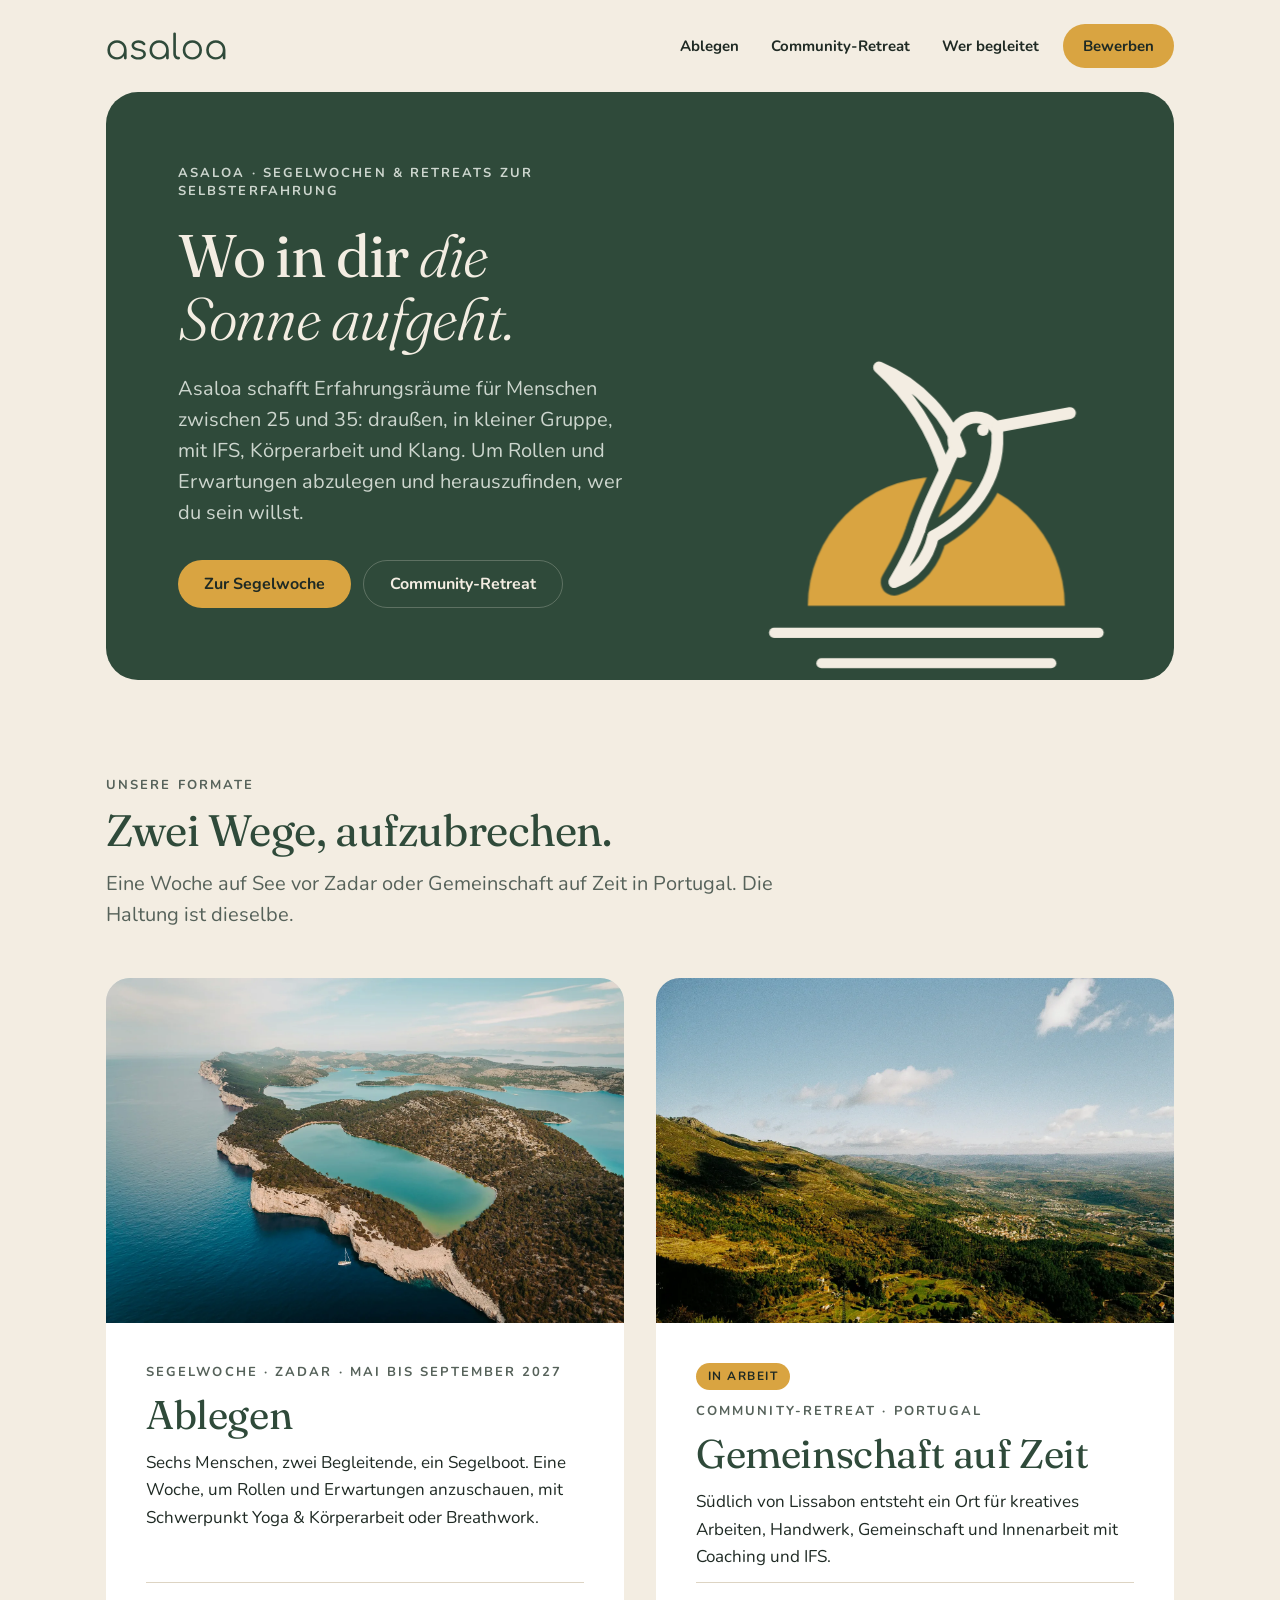
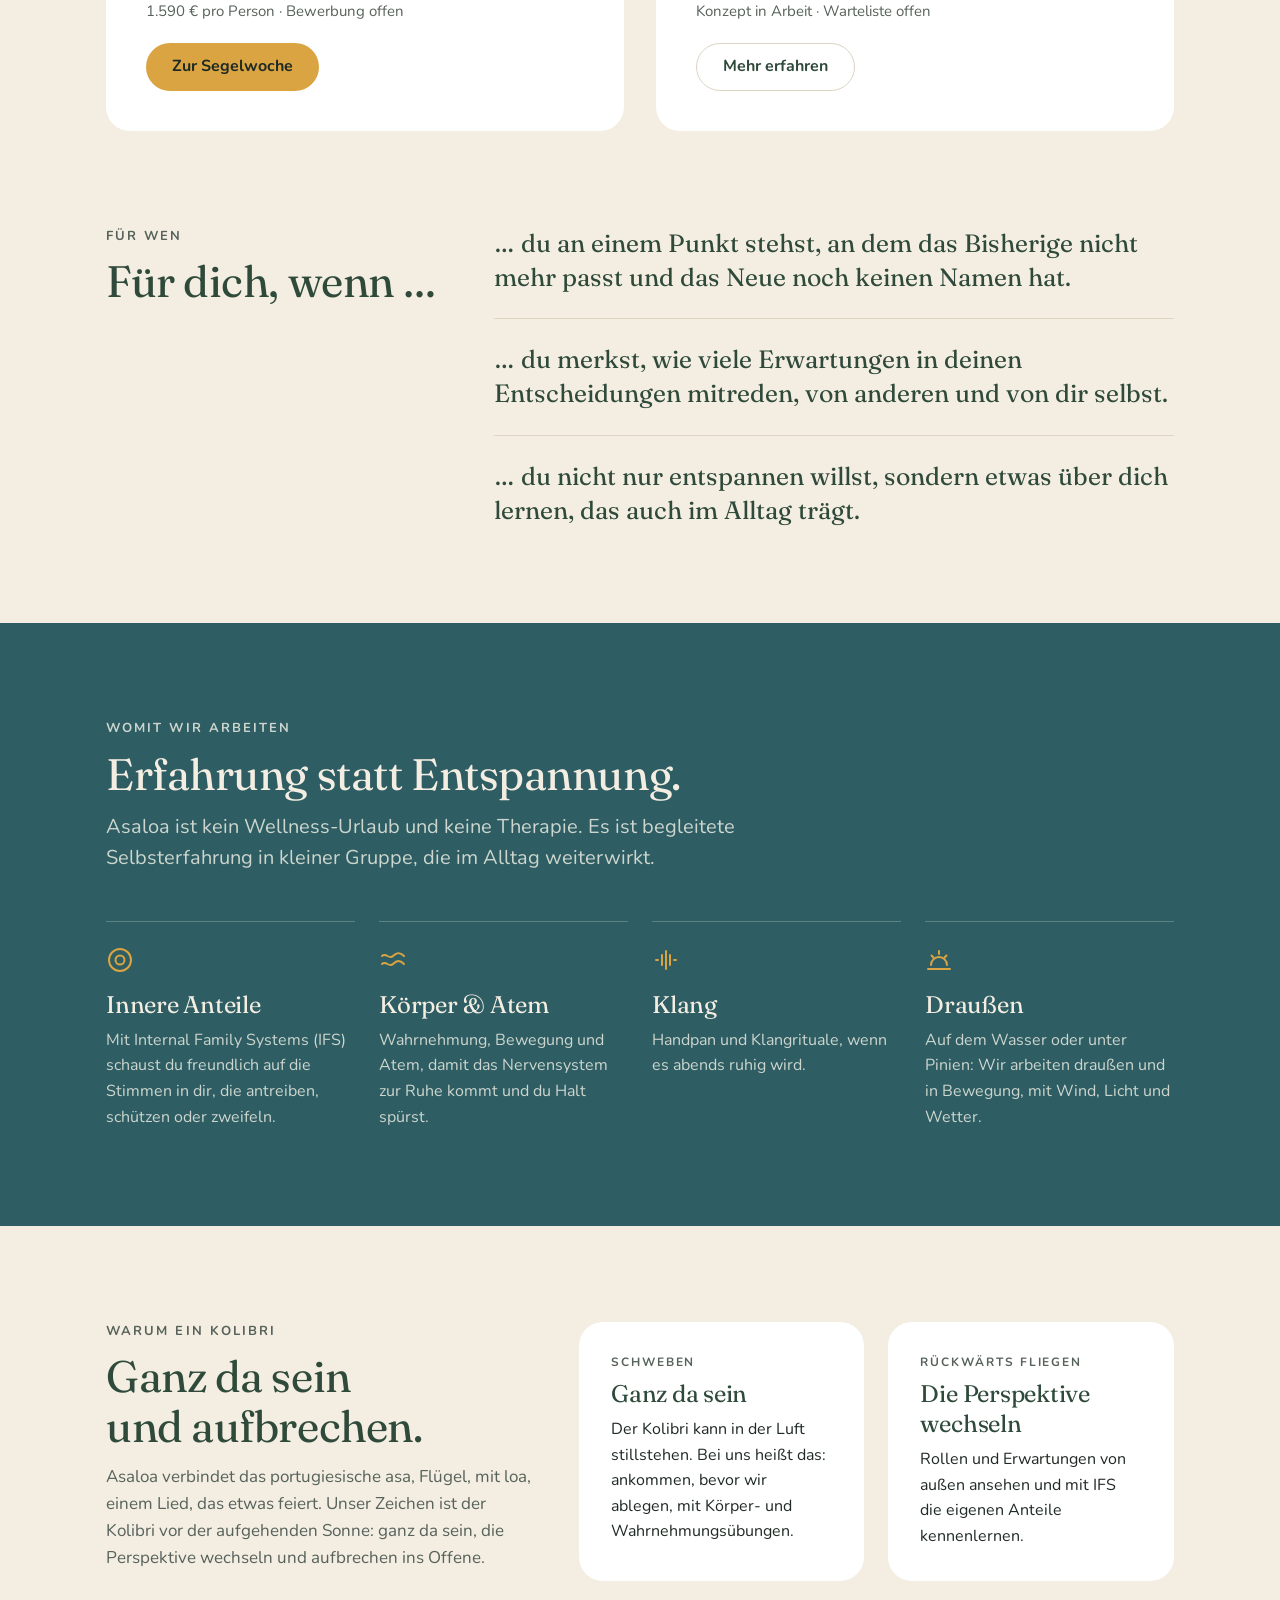
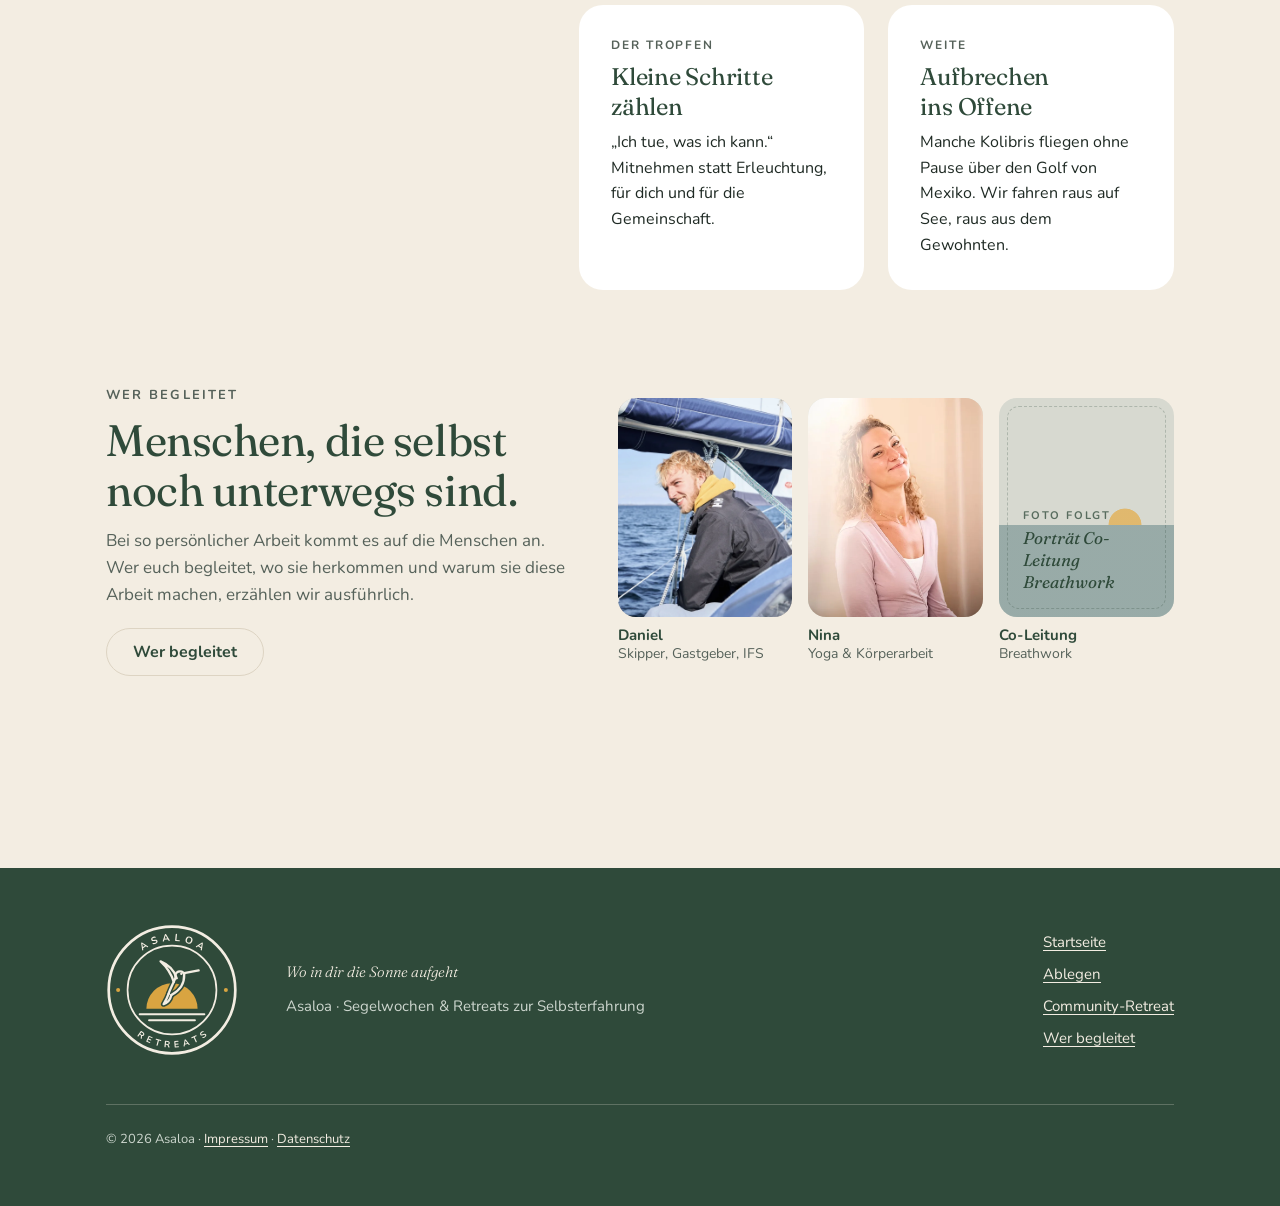
<file: index.html>
<!doctype html>
<html lang="de">
<head>
<meta charset="utf-8">
<meta name="viewport" content="width=device-width,initial-scale=1,viewport-fit=cover">
<title>Asaloa · Segelwochen &amp; Retreats zur Selbsterfahrung</title>
<meta name="description" content="Asaloa: Segelwochen und Retreats zur Selbsterfahrung für Menschen zwischen 25 und 35. Ablegen, die Segelwoche vor Zadar, und ein Community-Retreat in Portugal.">
<meta name="theme-color" content="#2F4A3A">
<link rel="icon" href="favicon.svg" type="image/svg+xml">
<link rel="preload" href="fonts/fraunces-latin-opsz-normal.woff2" as="font" type="font/woff2" crossorigin>
<link rel="preload" href="fonts/nunito-latin-wght-normal.woff2" as="font" type="font/woff2" crossorigin>
<link rel="stylesheet" href="assets/asaloa.css">
<meta property="og:title" content="Asaloa · Segelwochen &amp; Retreats zur Selbsterfahrung">
<meta property="og:description" content="Asaloa: Segelwochen und Retreats zur Selbsterfahrung für Menschen zwischen 25 und 35. Ablegen, die Segelwoche vor Zadar, und ein Community-Retreat in Portugal.">
<meta property="og:type" content="website">
<meta property="og:url" content="https://asaloa.de/">
<meta property="og:locale" content="de_DE">
<script>(function(){var h=location.hash;if(/^#(bewerben|woche|termine|team)$/.test(h)){location.replace('ablegen.html'+h);}})();</script>
</head>
<body>
<header class="site-head">
  <div class="wrap">
    <a class="brand" href="./" aria-label="Asaloa, zur Startseite"><svg xmlns="http://www.w3.org/2000/svg" xmlns:xlink="http://www.w3.org/1999/xlink" viewBox="2.1 -82.1 348.8 86.6" aria-hidden="true" focusable="false"><defs><path id="wm-g0" d="M331 -5Q254 -5 193.0 31.5Q132 68 96.5 131.0Q61 194 61 273Q61 353 97.5 416.0Q134 479 197.0 515.5Q260 552 339 552Q418 552 480.5 515.5Q543 479 579.5 416.0Q616 353 617 273L586 249Q586 177 552.5 119.5Q519 62 461.5 28.5Q404 -5 331 -5ZM339 65Q397 65 442.5 92.0Q488 119 514.5 166.5Q541 214 541 273Q541 333 514.5 380.0Q488 427 442.5 454.5Q397 482 339 482Q282 482 236.0 454.5Q190 427 163.0 380.0Q136 333 136 273Q136 214 163.0 166.5Q190 119 236.0 92.0Q282 65 339 65ZM578 0Q561 0 550.0 10.5Q539 21 539 38V209L558 288L617 273V38Q617 21 606.0 10.5Q595 0 578 0Z"/><path id="wm-g1" d="M281 -5Q222 -5 164.0 15.0Q106 35 70 75Q59 87 61.0 102.0Q63 117 76 128Q90 138 105.0 136.0Q120 134 130 123Q154 95 193.5 80.0Q233 65 281 65Q355 65 388.0 90.5Q421 116 422 152Q422 188 388.0 211.5Q354 235 276 248Q175 264 128.0 304.0Q81 344 81 399Q81 450 108.0 484.0Q135 518 180.0 535.0Q225 552 279 552Q346 552 394.5 529.0Q443 506 473 467Q483 454 481.0 440.0Q479 426 465 417Q453 410 437.5 412.5Q422 415 411 427Q386 456 353.0 469.5Q320 483 277 483Q222 483 189.0 460.5Q156 438 156 404Q156 381 168.5 364.0Q181 347 211.5 334.0Q242 321 297 312Q372 300 415.5 276.5Q459 253 477.5 221.5Q496 190 496 153Q496 106 468.5 70.5Q441 35 392.5 15.0Q344 -5 281 -5Z"/><path id="wm-g2" d="M208 0Q168 0 136.5 22.0Q105 44 87.5 83.0Q70 122 70 173V743Q70 760 80.5 770.5Q91 781 108 781Q125 781 135.5 770.5Q146 760 146 743V173Q146 130 163.5 103.0Q181 76 208 76H233Q248 76 257.0 65.5Q266 55 266 38Q266 21 253.5 10.5Q241 0 221 0Z"/><path id="wm-g3" d="M339 -5Q259 -5 196.0 31.0Q133 67 97.0 130.0Q61 193 61 273Q61 354 97.0 417.0Q133 480 196.0 516.0Q259 552 339 552Q419 552 481.5 516.0Q544 480 580.0 417.0Q616 354 617 273Q617 193 580.5 130.0Q544 67 481.5 31.0Q419 -5 339 -5ZM339 65Q397 65 443.0 92.0Q489 119 515.0 166.0Q541 213 541 273Q541 333 515.0 380.5Q489 428 443.0 455.0Q397 482 339 482Q281 482 235.0 455.0Q189 428 162.5 380.5Q136 333 136 273Q136 213 162.5 166.0Q189 119 235.0 92.0Q281 65 339 65Z"/></defs><g fill="currentColor"><use xlink:href="#wm-g0" transform="translate(0.00 0) scale(0.1000 -0.1000)"/><use xlink:href="#wm-g1" transform="translate(67.70 0) scale(0.1000 -0.1000)"/><use xlink:href="#wm-g0" transform="translate(121.60 0) scale(0.1000 -0.1000)"/><use xlink:href="#wm-g2" transform="translate(189.30 0) scale(0.1000 -0.1000)"/><use xlink:href="#wm-g3" transform="translate(217.50 0) scale(0.1000 -0.1000)"/><use xlink:href="#wm-g0" transform="translate(285.20 0) scale(0.1000 -0.1000)"/></g></svg></a>
    <nav class="nav" aria-label="Hauptmenü">
      <a href="ablegen.html">Ablegen</a>
      <a href="community-retreat.html">Community-Retreat</a>
      <a href="wer-begleitet.html">Wer begleitet</a>
    </nav>
    <a class="btn btn-accent head-cta" href="ablegen.html#bewerben">Bewerben</a>
  </div>
</header>
<main>
  <section class="wrap" aria-labelledby="hero-title">
    <div class="hero">
      <div class="hero-text">
        <span class="label">Asaloa · Segelwochen &amp; Retreats zur Selbsterfahrung</span>
        <h1 id="hero-title">Wo in dir <em>die Sonne aufgeht.</em></h1>
        <p class="lead">Asaloa schafft Erfahrungsräume für Menschen zwischen 25 und 35: draußen, in kleiner Gruppe, mit IFS, Körperarbeit und Klang. Um Rollen und Erwartungen abzulegen und herauszufinden, wer du sein willst.</p>
        <div class="hero-actions">
          <a class="btn btn-accent" href="ablegen.html">Zur Segelwoche</a>
          <a class="btn btn-ghost" href="community-retreat.html">Community-Retreat</a>
        </div>
      </div>
      <div class="hero-mark"><svg viewBox="44 50 112 100" role="img" aria-label="Asaloa-Zeichen: ein Kolibri vor der aufgehenden Sonne über dem Meer"><defs><mask id="hm-halo" maskUnits="userSpaceOnUse" x="0" y="0" width="200" height="200"><rect x="0" y="0" width="200" height="200" fill="#fff"/><g transform="translate(47.05 43.50) scale(0.5)" fill="none" stroke="#000" stroke-width="15.96" stroke-linecap="round" stroke-linejoin="round"><path d="M117 76 A13 13 0 1 1 142 66"/><path d="M142 63 L185 55"/><path d="M117 76 C 115 80, 113 84, 111 89 C 104 104, 98 116, 96 124"/><path d="M142 68 C 143 96, 126 116, 104 128"/><path d="M96 124 C 92 136, 87 145, 81 155 C 93 151, 101 141, 104 128"/><path d="M111 89 C 104 66, 92 46, 72 28 C 96 38, 114 58, 120 78"/></g></mask><clipPath id="hm-sky"><rect x="0" y="0" width="200" height="128.5"/></clipPath></defs><g mask="url(#hm-halo)"><g clip-path="url(#hm-sky)"><path class="sun" d="M62 128 A38 38 0 0 1 138 128 Z" fill="#D9A441"/></g></g><g stroke="currentColor" stroke-width="3" stroke-linecap="round"><line x1="52" y1="136" x2="148" y2="136"/><line x1="66" y1="145" x2="134" y2="145"/></g><g transform="translate(47.05 43.50) scale(0.5)" fill="none" stroke="currentColor" stroke-width="6.96" stroke-linecap="round" stroke-linejoin="round"><path d="M117 76 A13 13 0 1 1 142 66"/><path d="M142 63 L185 55"/><path d="M117 76 C 115 80, 113 84, 111 89 C 104 104, 98 116, 96 124"/><path d="M142 68 C 143 96, 126 116, 104 128"/><path d="M96 124 C 92 136, 87 145, 81 155 C 93 151, 101 141, 104 128"/><path d="M111 89 C 104 66, 92 46, 72 28 C 96 38, 114 58, 120 78"/></g><g transform="translate(47.05 43.50) scale(0.5)"><circle cx="133.5" cy="65" r="3.48" fill="currentColor"/></g></svg></div>
    </div>
  </section>

  <section class="section" id="formate" aria-labelledby="formate-title">
    <div class="wrap">
      <div class="head">
        <span class="label">Unsere Formate</span>
        <h2 id="formate-title">Zwei Wege, aufzubrechen.</h2>
        <p class="lead muted">Eine Woche auf See vor Zadar oder Gemeinschaft auf Zeit in Portugal. Die Haltung ist dieselbe.</p>
      </div>
      <div class="offers">
        <article class="offer">
          <figure class="bild r-3x2 t-meer" data-bild="start-ablegen"><img src="img/start-ablegen.webp" alt="Luftbild einer Insel vor Zadar: weiße Kalkfelsen, Pinienwald, ein türkiser Salzsee und ein einzelnes Segelboot" width="1600" height="1067" loading="lazy"></figure>
          <div class="offer-body">
            <span class="label">Segelwoche · Zadar · Mai bis September 2027</span>
            <h3>Ablegen</h3>
            <p>Sechs Menschen, zwei Begleitende, ein Segelboot. Eine Woche, um Rollen und Erwartungen anzuschauen, mit Schwerpunkt Yoga &amp; Körperarbeit oder Breathwork.</p>
            <p class="offer-meta">1.590 € pro Person · Bewerbung offen</p>
            <a class="btn btn-accent" href="ablegen.html">Zur Segelwoche</a>
          </div>
        </article>
        <article class="offer">
          <figure class="bild r-3x2 t-land" data-bild="start-portugal"><img src="img/start-portugal.webp" alt="Grüne Hügel und ein weites Tal in Portugal im warmen Nachmittagslicht" width="1600" height="1067" loading="lazy"></figure>
          <div class="offer-body">
            <span class="badge">In Arbeit</span>
            <span class="label">Community-Retreat · Portugal</span>
            <h3>Gemeinschaft auf Zeit</h3>
            <p>Südlich von Lissabon entsteht ein Ort für kreatives Arbeiten, Handwerk, Gemeinschaft und Innenarbeit mit Coaching und IFS.</p>
            <p class="offer-meta">Konzept in Arbeit · Warteliste offen</p>
            <a class="btn btn-line" href="community-retreat.html">Mehr erfahren</a>
          </div>
        </article>
      </div>
    </div>
  </section>

  <section class="section pt0" aria-labelledby="fit-title">
    <div class="wrap fit">
      <div class="head">
        <span class="label">Für wen</span>
        <h2 id="fit-title">Für dich, wenn …</h2>
      </div>
      <ul>
        <li>… du an einem Punkt stehst, an dem das Bisherige nicht mehr passt und das Neue noch keinen Namen hat.</li>
        <li>… du merkst, wie viele Erwartungen in deinen Entscheidungen mitreden, von anderen und von dir selbst.</li>
        <li>… du nicht nur entspannen willst, sondern etwas über dich lernen, das auch im Alltag trägt.</li>
      </ul>
    </div>
  </section>

  <section class="section sea" aria-labelledby="tools-title">
    <div class="wrap">
      <div class="head">
        <span class="label">Womit wir arbeiten</span>
        <h2 id="tools-title">Erfahrung statt Entspannung.</h2>
        <p class="lead muted">Asaloa ist kein Wellness-Urlaub und keine Therapie. Es ist begleitete Selbsterfahrung in kleiner Gruppe, die im Alltag weiterwirkt.</p>
      </div>
      <div class="tools">
        <div class="tool">
          <svg viewBox="0 0 28 28" fill="none" stroke="currentColor" stroke-width="2" stroke-linecap="round" aria-hidden="true"><circle cx="14" cy="14" r="11"/><circle cx="14" cy="14" r="4.5"/></svg>
          <h3>Innere Anteile</h3>
          <p>Mit Internal Family Systems (IFS) schaust du freundlich auf die Stimmen in dir, die antreiben, schützen oder zweifeln.</p>
        </div>
        <div class="tool">
          <svg viewBox="0 0 28 28" fill="none" stroke="currentColor" stroke-width="2" stroke-linecap="round" aria-hidden="true"><path d="M3 10c4-4 7 4 11 0s7-4 11 0"/><path d="M3 18c4-4 7 4 11 0s7-4 11 0"/></svg>
          <h3>Körper &amp; Atem</h3>
          <p>Wahrnehmung, Bewegung und Atem, damit das Nervensystem zur Ruhe kommt und du Halt spürst.</p>
        </div>
        <div class="tool">
          <svg viewBox="0 0 28 28" fill="none" stroke="currentColor" stroke-width="2" stroke-linecap="round" aria-hidden="true"><path d="M4 14h2M10 9v10M14 5v18M18 9v10M22 14h2"/></svg>
          <h3>Klang</h3>
          <p>Handpan und Klangrituale, wenn es abends ruhig wird.</p>
        </div>
        <div class="tool">
          <svg viewBox="0 0 28 28" fill="none" stroke="currentColor" stroke-width="2" stroke-linecap="round" aria-hidden="true"><path d="M6 19a8 8 0 0 1 16 0"/><path d="M3 23h22"/><path d="M14 5v3M6.5 9.5l2 2M21.5 9.5l-2 2"/></svg>
          <h3>Draußen</h3>
          <p>Auf dem Wasser oder unter Pinien: Wir arbeiten draußen und in Bewegung, mit Wind, Licht und Wetter.</p>
        </div>
      </div>
    </div>
  </section>

  <section class="section" aria-labelledby="bird-title">
    <div class="wrap bird">
      <div class="head">
        <span class="label">Warum ein Kolibri</span>
        <h2 id="bird-title">Ganz da sein und aufbrechen.</h2>
        <p class="muted">Asaloa verbindet das portugiesische asa, Flügel, mit loa, einem Lied, das etwas feiert. Unser Zeichen ist der Kolibri vor der aufgehenden Sonne: ganz da sein, die Perspektive wechseln und aufbrechen ins Offene.</p>
      </div>
      <div class="values">
        <div class="value"><span class="label">Schweben</span><h3>Ganz da sein</h3><p>Der Kolibri kann in der Luft stillstehen. Bei uns heißt das: ankommen, bevor wir ablegen, mit Körper- und Wahrnehmungsübungen.</p></div>
        <div class="value"><span class="label">Rückwärts fliegen</span><h3>Die Perspektive wechseln</h3><p>Rollen und Erwartungen von außen ansehen und mit IFS die eigenen Anteile kennenlernen.</p></div>
        <div class="value"><span class="label">Der Tropfen</span><h3>Kleine Schritte zählen</h3><p>„Ich tue, was ich kann.“ Mitnehmen statt Erleuchtung, für dich und für die Gemeinschaft.</p></div>
        <div class="value"><span class="label">Weite</span><h3>Aufbrechen ins Offene</h3><p>Manche Kolibris fliegen ohne Pause über den Golf von Mexiko. Wir fahren raus auf See, raus aus dem Gewohnten.</p></div>
      </div>
    </div>
  </section>

  <section class="section pt0" aria-labelledby="teaser-title">
    <div class="wrap teaser">
      <div class="head">
        <span class="label">Wer begleitet</span>
        <h2 id="teaser-title">Menschen, die selbst noch unterwegs sind.</h2>
        <p class="muted">Bei so persönlicher Arbeit kommt es auf die Menschen an. Wer euch begleitet, wo sie herkommen und warum sie diese Arbeit machen, erzählen wir ausführlich.</p>
        <a class="btn btn-line" href="wer-begleitet.html">Wer begleitet</a>
      </div>
      <div class="faces">
        <figure><figure class="bild r-4x5 t-holz" data-bild="start-daniel"><img src="img/start-daniel.webp" alt="Daniel sitzt lachend an Deck eines Segelboots, hinter ihm das offene Meer" width="800" height="1000" loading="lazy"></figure><figcaption><b>Daniel</b>Skipper, Gastgeber, IFS</figcaption></figure>
        <figure><figure class="bild r-4x5" data-bild="start-yoga"><img src="img/start-yoga.webp" alt="Porträt von Nina, Co-Leitung Yoga &amp; Körperarbeit" width="640" height="800" loading="lazy"></figure><figcaption><b>Nina</b>Yoga &amp; Körperarbeit</figcaption></figure>
        <figure><figure class="bild r-4x5 t-meer" data-bild="start-breathwork"><div class="bild-platz" role="img" aria-label="Platzhalter für ein Foto: Porträt Co-Leitung Breathwork"><span class="bild-tag">Foto folgt</span><span class="bild-motiv">Porträt Co-Leitung Breathwork</span></div></figure><figcaption><b>Co-Leitung</b>Breathwork</figcaption></figure>
      </div>
    </div>
  </section>
</main>

<footer class="site-foot">
  <div class="wrap">
    <svg class="seal" xmlns="http://www.w3.org/2000/svg" xmlns:xlink="http://www.w3.org/1999/xlink" viewBox="2 2 196 196" role="img" aria-label="Asaloa"><defs><path id="sg-g0" d="M84 -8Q60 -8 45.5 3Q31 14 28 32.5Q25 51 35 74L299 659Q312 688 330.5 700.5Q349 713 373 713Q396 713 414.5 700.5Q433 688 446 659L711 74Q722 51 719 32Q716 13 702 2.5Q688 -8 665 -8Q637 -8 621.5 5.5Q606 19 594 47L529 198L583 163H161L215 198L151 47Q138 18 124 5Q110 -8 84 -8ZM371 566 231 233 205 265H539L514 233L373 566Z"/><path id="sg-g1" d="M320 -10Q276 -10 232 -3.5Q188 3 149 16.5Q110 30 79 50Q61 62 54 79Q47 96 49.5 112.5Q52 129 62.5 141.5Q73 154 89 157Q105 160 124 148Q168 122 217 110Q266 98 320 98Q399 98 435 124.5Q471 151 471 193Q471 228 445.5 248Q420 268 358 281L248 304Q153 324 106.5 371.5Q60 419 60 497Q60 546 80 586Q100 626 136.5 655Q173 684 223.5 699.5Q274 715 335 715Q395 715 449 700Q503 685 546 656Q562 645 567.5 629Q573 613 570 597.5Q567 582 556 571Q545 560 528.5 558Q512 556 491 568Q454 589 416 598Q378 607 334 607Q288 607 255 594Q222 581 204.5 557.5Q187 534 187 502Q187 466 211 444.5Q235 423 293 411L402 388Q501 367 549.5 322Q598 277 598 202Q598 154 578.5 115Q559 76 522.5 48Q486 20 435 5Q384 -10 320 -10Z"/><path id="sg-g2" d="M142 0Q111 0 94 17.5Q77 35 77 66V643Q77 675 93.5 691.5Q110 708 141 708Q172 708 188.5 691.5Q205 675 205 643V109H495Q522 109 536.5 95Q551 81 551 55Q551 29 536.5 14.5Q522 0 495 0Z"/><path id="sg-g3" d="M393 -10Q291 -10 214.5 35Q138 80 96 161.5Q54 243 54 353Q54 436 78 502.5Q102 569 146.5 616.5Q191 664 253.5 689.5Q316 715 393 715Q496 715 572 670.5Q648 626 690 545Q732 464 732 354Q732 271 708 204Q684 137 639.5 89Q595 41 532.5 15.5Q470 -10 393 -10ZM393 100Q458 100 503.5 130Q549 160 573.5 217Q598 274 598 353Q598 473 544.5 539Q491 605 393 605Q329 605 283 575.5Q237 546 212.5 489.5Q188 433 188 353Q188 234 242 167Q296 100 393 100Z"/><path id="sg-g4" d="M141 -8Q110 -8 93.5 9.5Q77 27 77 58V640Q77 672 94 688.5Q111 705 142 705H383Q499 705 562 649.5Q625 594 625 494Q625 429 596.5 382Q568 335 514 310Q460 285 383 285L392 300H425Q466 300 496.5 280Q527 260 550 217L625 78Q637 57 636 37Q635 17 621 4.5Q607 -8 580 -8Q553 -8 536 3.5Q519 15 506 39L405 225Q387 259 362.5 270.5Q338 282 300 282H205V58Q205 27 189 9.5Q173 -8 141 -8ZM205 377H361Q430 377 465.5 405.5Q501 434 501 491Q501 547 465.5 575.5Q430 604 361 604H205Z"/><path id="sg-g5" d="M145 0Q112 0 94.5 17.5Q77 35 77 68V637Q77 670 94.5 687.5Q112 705 145 705H502Q527 705 540.5 692Q554 679 554 655Q554 630 540.5 616.5Q527 603 502 603H200V409H480Q506 409 519 396Q532 383 532 358Q532 333 519 320Q506 307 480 307H200V102H502Q527 102 540.5 89Q554 76 554 51Q554 26 540.5 13Q527 0 502 0Z"/><path id="sg-g6" d="M311 -8Q280 -8 263.5 9.5Q247 27 247 58V598H52Q26 598 11.5 612.5Q-3 627 -3 652Q-3 678 11.5 691.5Q26 705 52 705H570Q596 705 610.5 691.5Q625 678 625 652Q625 627 610.5 612.5Q596 598 570 598H375V58Q375 27 359 9.5Q343 -8 311 -8Z"/></defs><circle cx="100" cy="100" r="94" fill="none" stroke="currentColor" stroke-width="4"/><circle cx="100" cy="100" r="66" fill="none" stroke="currentColor" stroke-width="2.5"/><g fill="currentColor"><use xlink:href="#sg-g0" transform="translate(60.49 38.61) rotate(-32.76) translate(-5.58 0.00) scale(0.0150 -0.0150)"/><use xlink:href="#sg-g1" transform="translate(75.36 31.28) rotate(-19.73) translate(-4.73 0.00) scale(0.0150 -0.0150)"/><use xlink:href="#sg-g0" transform="translate(91.50 27.50) rotate(-6.69) translate(-5.58 0.00) scale(0.0150 -0.0150)"/><use xlink:href="#sg-g2" transform="translate(107.56 27.39) rotate(5.95) translate(-4.21 0.00) scale(0.0150 -0.0150)"/><use xlink:href="#sg-g3" transform="translate(123.55 30.90) rotate(18.82) translate(-5.89 0.00) scale(0.0150 -0.0150)"/><use xlink:href="#sg-g0" transform="translate(139.51 38.61) rotate(32.76) translate(-5.58 0.00) scale(0.0150 -0.0150)"/></g><g fill="currentColor"><use xlink:href="#sg-g4" transform="translate(51.46 170.39) rotate(34.59) translate(-4.63 0.00) scale(0.0135 -0.0135)"/><use xlink:href="#sg-g5" transform="translate(64.25 177.67) rotate(24.72) translate(-4.03 0.00) scale(0.0135 -0.0135)"/><use xlink:href="#sg-g6" transform="translate(77.68 182.53) rotate(15.14) translate(-4.19 0.00) scale(0.0135 -0.0135)"/><use xlink:href="#sg-g4" transform="translate(92.32 185.15) rotate(5.15) translate(-4.63 0.00) scale(0.0135 -0.0135)"/><use xlink:href="#sg-g5" transform="translate(107.04 185.21) rotate(-4.72) translate(-4.03 0.00) scale(0.0135 -0.0135)"/><use xlink:href="#sg-g0" transform="translate(121.93 182.64) rotate(-14.86) translate(-5.02 0.00) scale(0.0135 -0.0135)"/><use xlink:href="#sg-g6" transform="translate(136.28 177.42) rotate(-25.10) translate(-4.19 0.00) scale(0.0135 -0.0135)"/><use xlink:href="#sg-g1" transform="translate(148.84 170.18) rotate(-34.84) translate(-4.26 0.00) scale(0.0135 -0.0135)"/></g><circle cx="20" cy="100" r="3" fill="#D9A441"/><circle cx="180" cy="100" r="3" fill="#D9A441"/><defs><mask id="sg-h6" maskUnits="userSpaceOnUse" x="-100" y="-100" width="400" height="400"><rect x="-100" y="-100" width="400" height="400" fill="#fff"/><g transform="translate(47.05 43.50) scale(0.5)" fill="none" stroke="#000" stroke-width="15.96" stroke-linecap="round" stroke-linejoin="round"><path d="M117 76 A13 13 0 1 1 142 66"/><path d="M142 63 L185 55"/><path d="M117 76 C 115 80, 113 84, 111 89 C 104 104, 98 116, 96 124"/><path d="M142 68 C 143 96, 126 116, 104 128"/><path d="M96 124 C 92 136, 87 145, 81 155 C 93 151, 101 141, 104 128"/><path d="M111 89 C 104 66, 92 46, 72 28 C 96 38, 114 58, 120 78"/></g></mask></defs><g mask="url(#sg-h6)"><path d="M62 128 A38 38 0 0 1 138 128 Z" fill="#D9A441"/></g><g stroke="currentColor" stroke-width="3" stroke-linecap="round"><line x1="52" y1="136" x2="148" y2="136"/><line x1="66" y1="145" x2="134" y2="145"/></g><g transform="translate(47.05 43.50) scale(0.5)" fill="none" stroke="currentColor" stroke-width="6.96" stroke-linecap="round" stroke-linejoin="round"><path d="M117 76 A13 13 0 1 1 142 66"/><path d="M142 63 L185 55"/><path d="M117 76 C 115 80, 113 84, 111 89 C 104 104, 98 116, 96 124"/><path d="M142 68 C 143 96, 126 116, 104 128"/><path d="M96 124 C 92 136, 87 145, 81 155 C 93 151, 101 141, 104 128"/><path d="M111 89 C 104 66, 92 46, 72 28 C 96 38, 114 58, 120 78"/></g><g transform="translate(47.05 43.50) scale(0.5)"><circle cx="133.5" cy="65" r="3.48" fill="currentColor"/></g></svg>
    <div class="foot-text">
      <p class="quote">Wo in dir die Sonne aufgeht</p>
      <p>Asaloa · Segelwochen &amp; Retreats zur Selbsterfahrung</p>
    </div>
    <nav class="foot-links" aria-label="Fußzeile">
      <a href="./">Startseite</a>
      <a href="ablegen.html">Ablegen</a>
      <a href="community-retreat.html">Community-Retreat</a>
      <a href="wer-begleitet.html">Wer begleitet</a>
    </nav>
    <p class="legal">© 2026 Asaloa · <a href="impressum.html">Impressum</a> · <a href="datenschutz.html">Datenschutz</a></p>
  </div>
</footer>
<script src="assets/asaloa.js" defer></script>
</body>
</html>
</file>
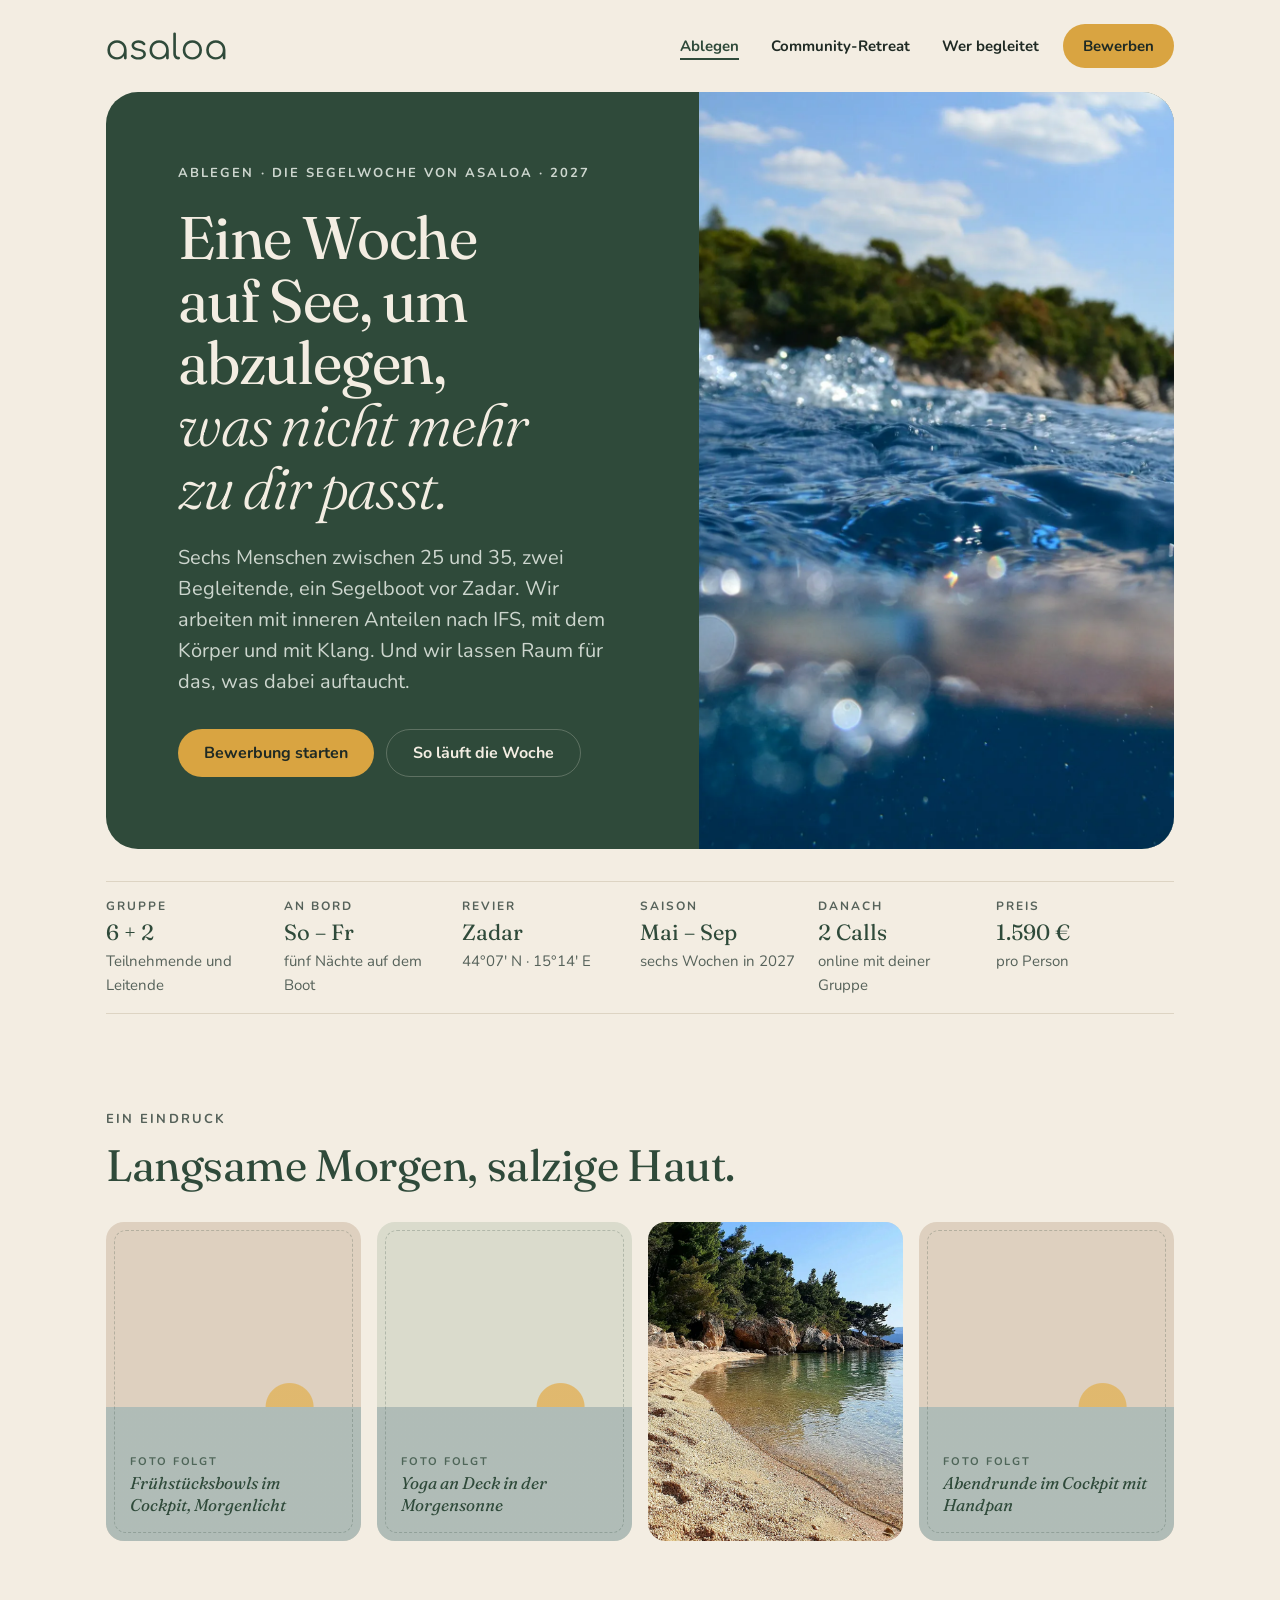
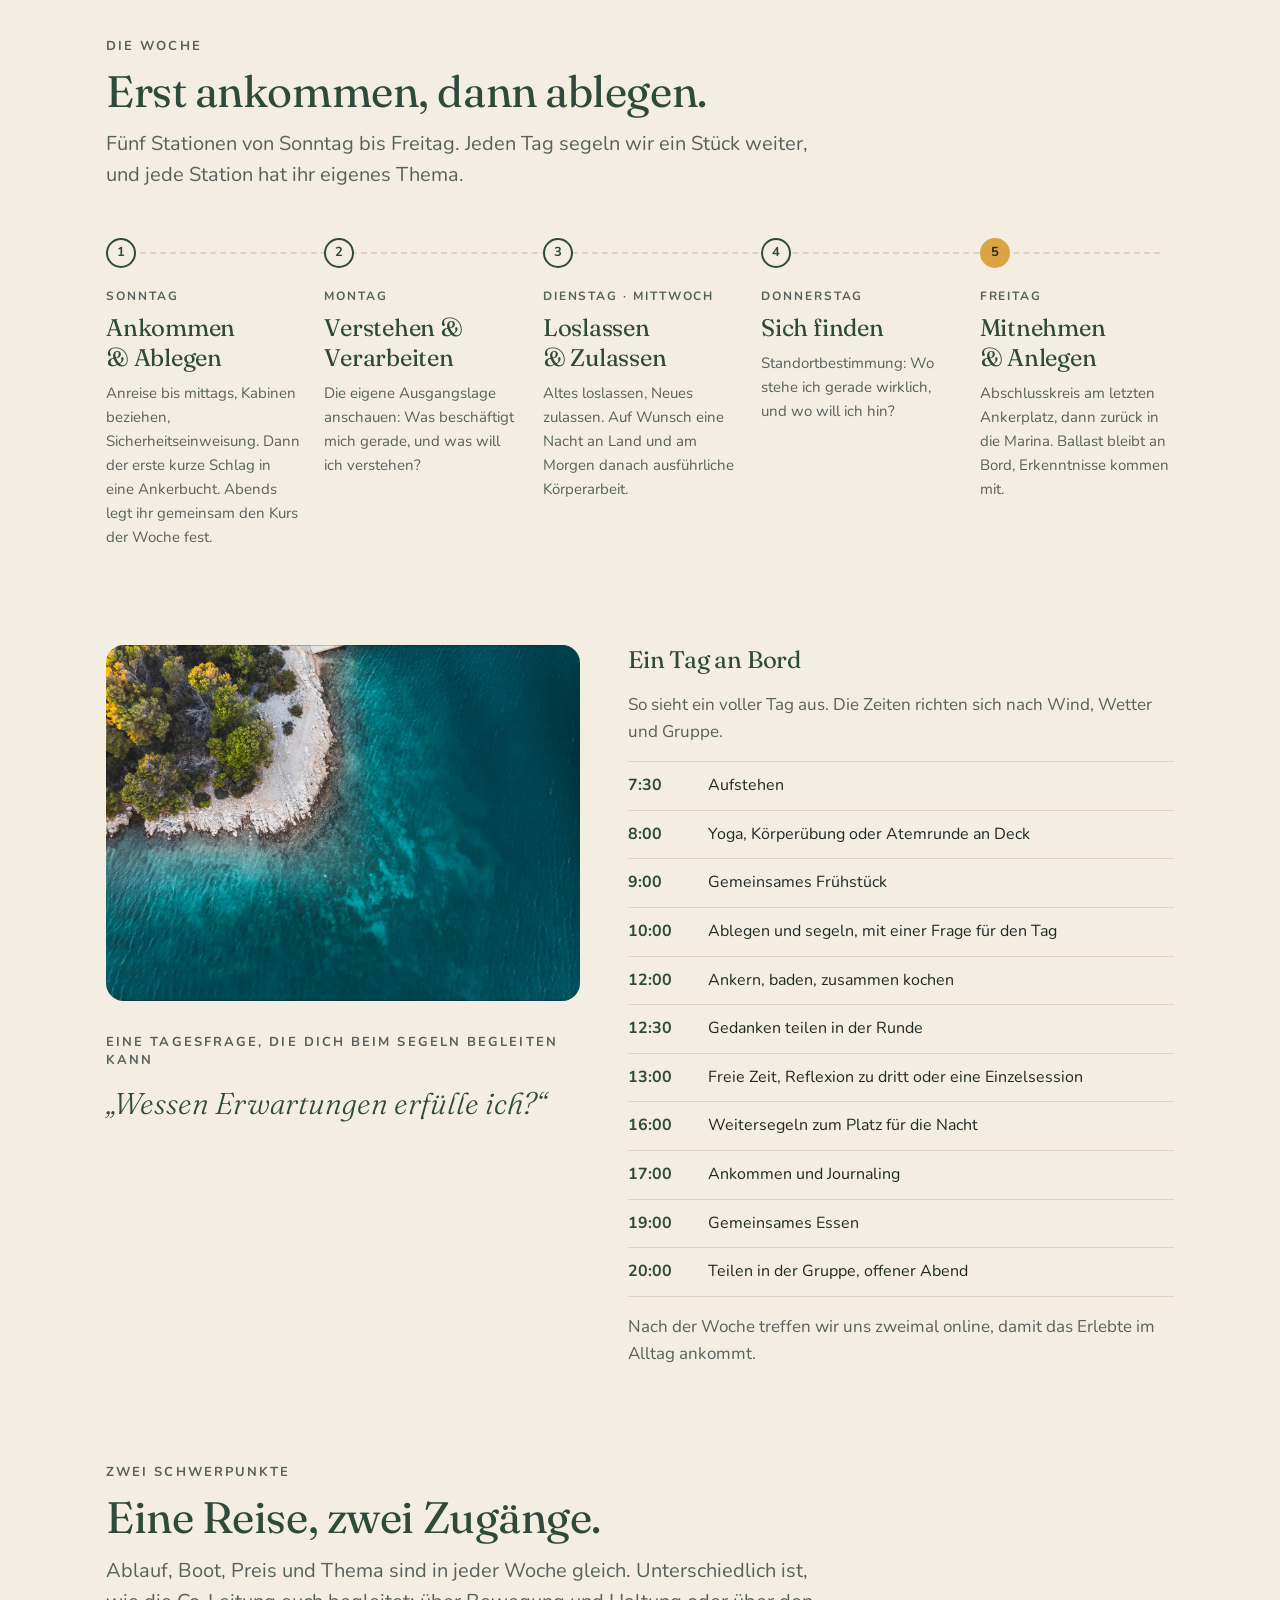
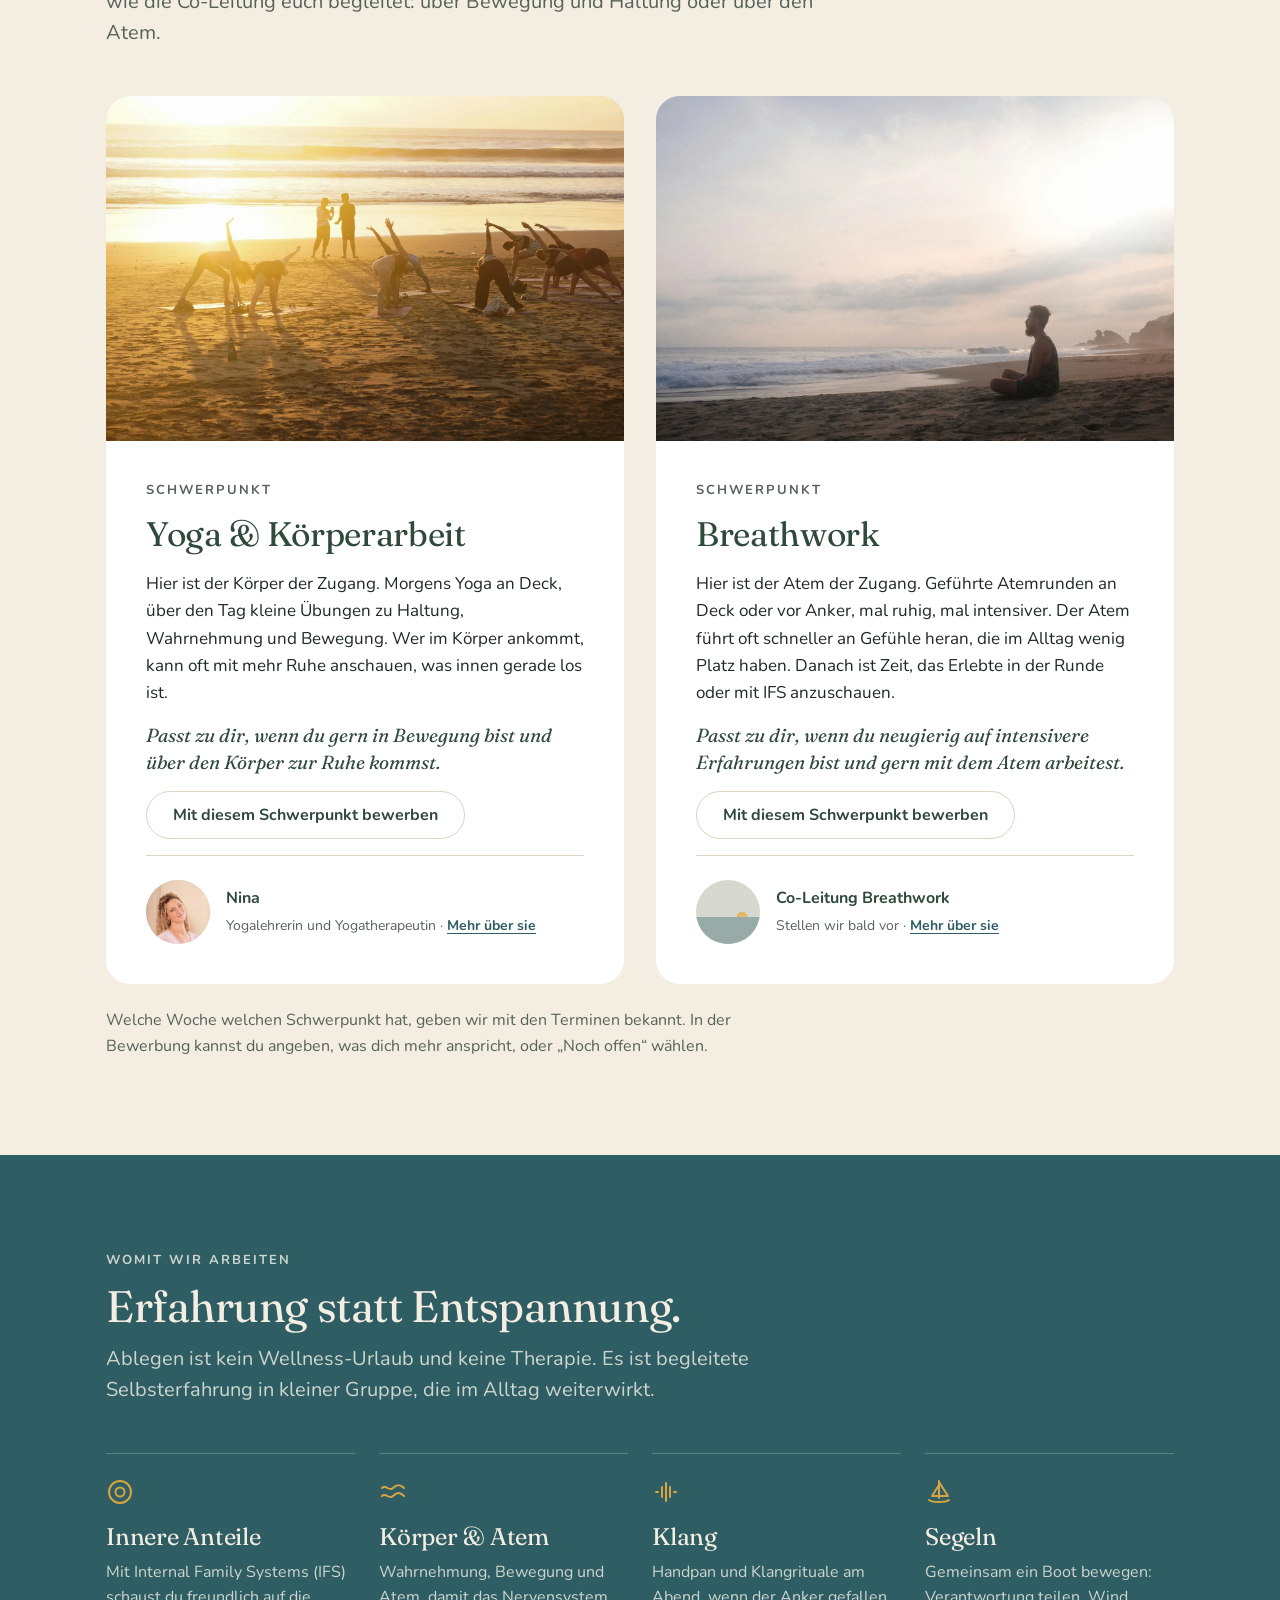
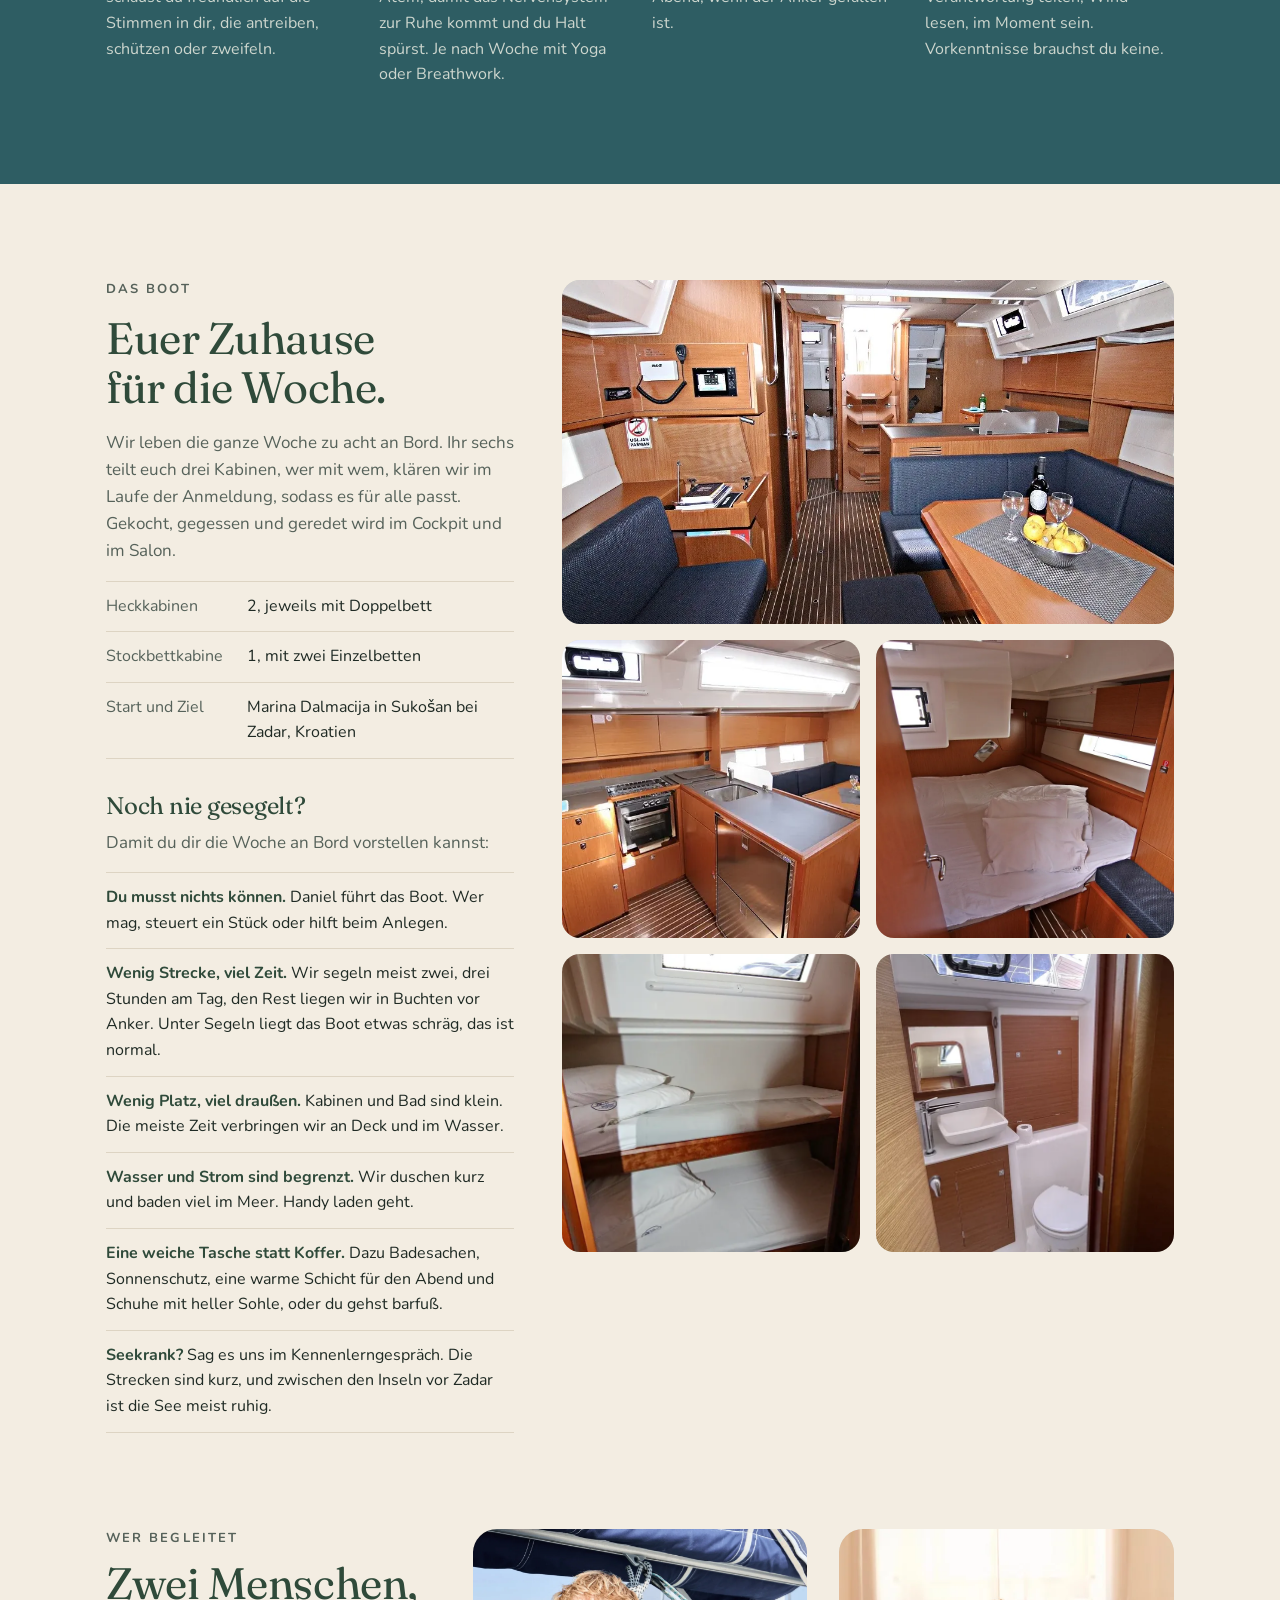
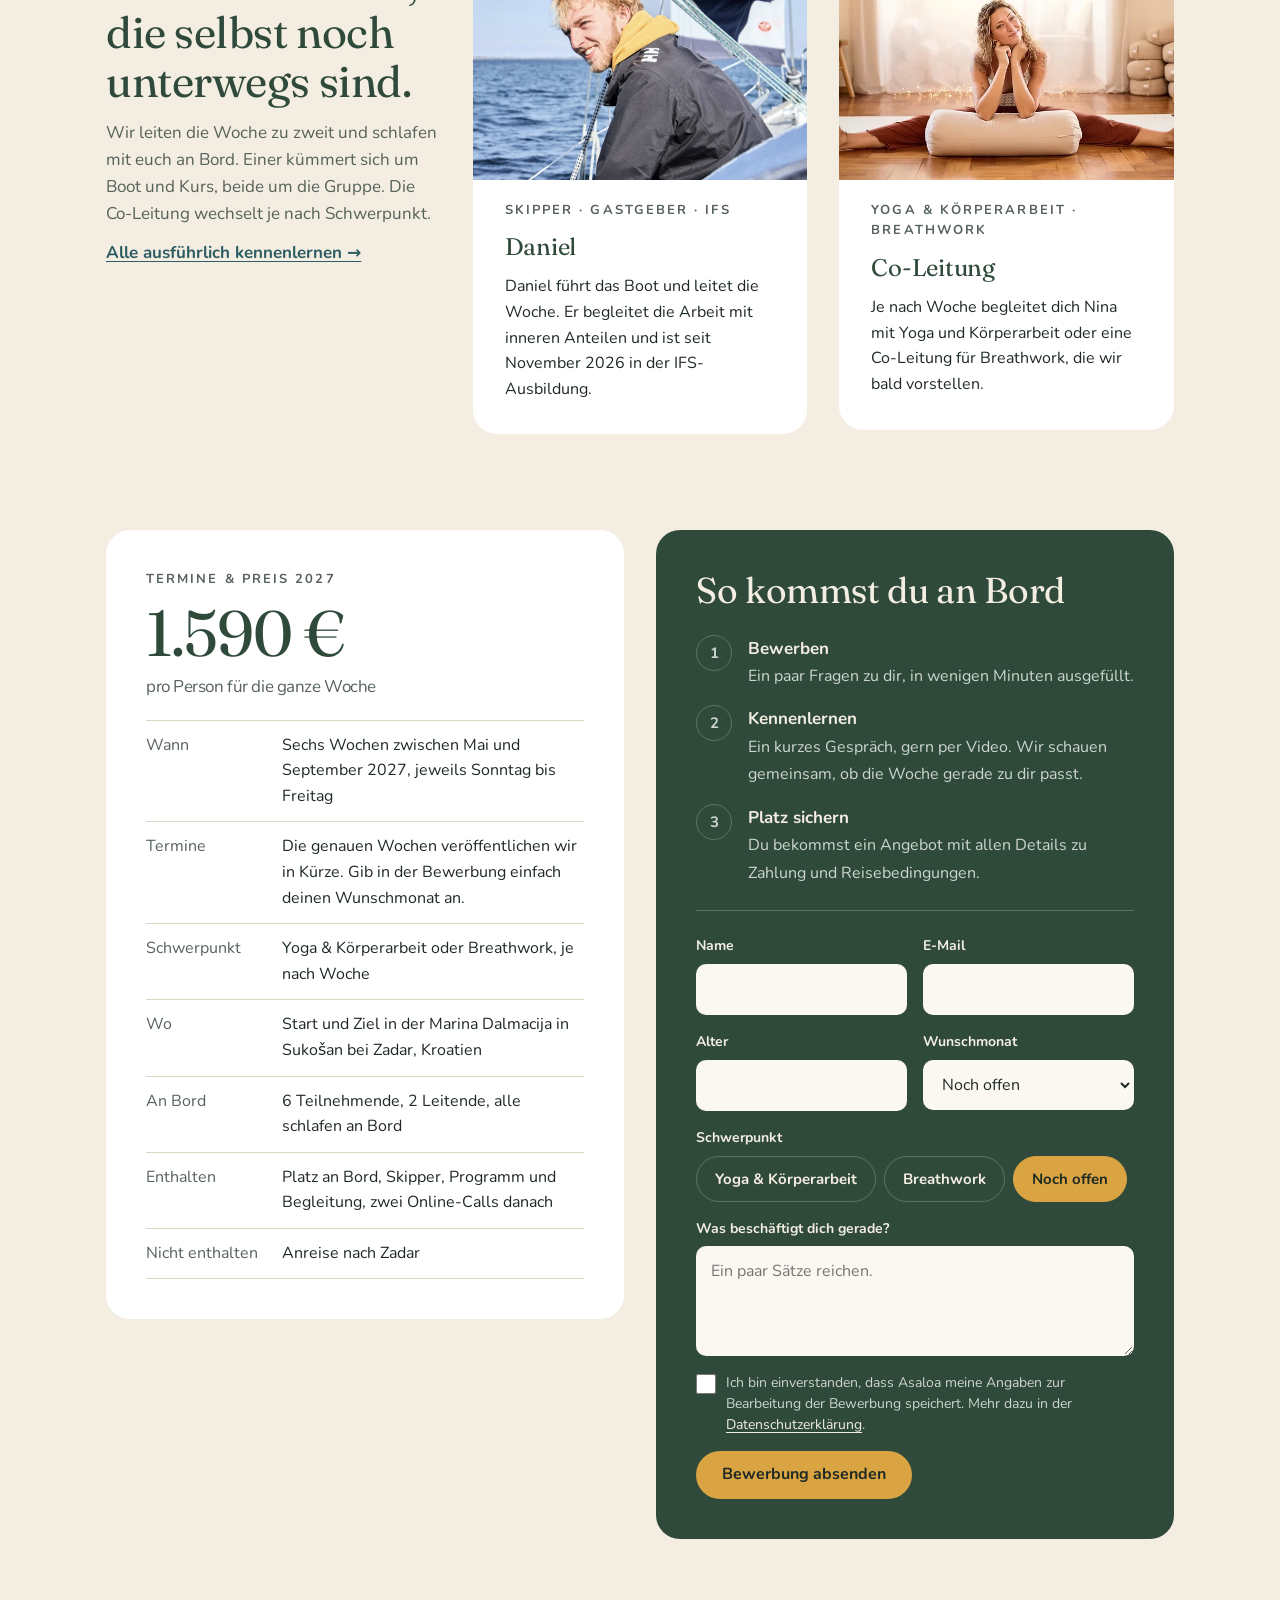
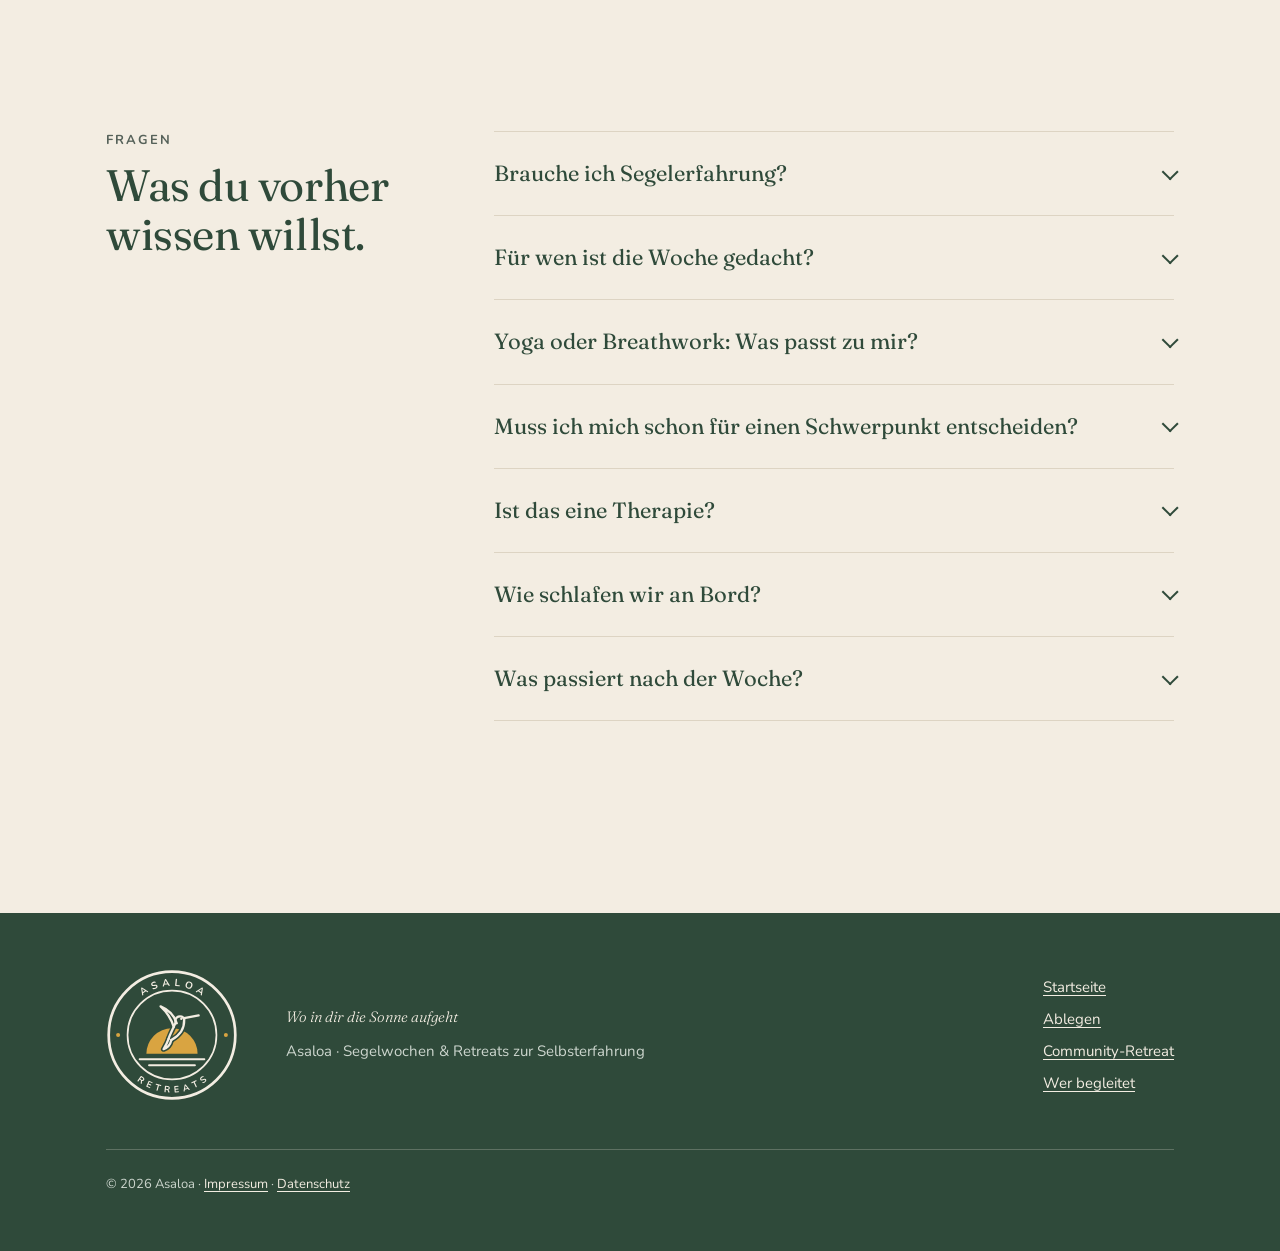
<file: ablegen.html>
<!doctype html>
<html lang="de">
<head>
<meta charset="utf-8">
<meta name="viewport" content="width=device-width,initial-scale=1,viewport-fit=cover">
<title>Ablegen – die Segelwoche vor Zadar · Asaloa</title>
<meta name="description" content="Ablegen – die Segelwoche von Asaloa. Eine Woche auf See vor Zadar für sechs Menschen zwischen 25 und 35, mit IFS, Klang und Schwerpunkt Yoga &amp; Körperarbeit oder Breathwork.">
<meta name="theme-color" content="#2F4A3A">
<link rel="icon" href="favicon.svg" type="image/svg+xml">
<link rel="preload" href="fonts/fraunces-latin-opsz-normal.woff2" as="font" type="font/woff2" crossorigin>
<link rel="preload" href="fonts/nunito-latin-wght-normal.woff2" as="font" type="font/woff2" crossorigin>
<link rel="stylesheet" href="assets/asaloa.css">
<meta property="og:title" content="Ablegen – die Segelwoche vor Zadar · Asaloa">
<meta property="og:description" content="Ablegen – die Segelwoche von Asaloa. Eine Woche auf See vor Zadar für sechs Menschen zwischen 25 und 35, mit IFS, Klang und Schwerpunkt Yoga &amp; Körperarbeit oder Breathwork.">
<meta property="og:type" content="website">
<meta property="og:url" content="https://asaloa.de/ablegen.html">
<meta property="og:locale" content="de_DE">
</head>
<body>
<header class="site-head">
  <div class="wrap">
    <a class="brand" href="./" aria-label="Asaloa, zur Startseite"><svg xmlns="http://www.w3.org/2000/svg" xmlns:xlink="http://www.w3.org/1999/xlink" viewBox="2.1 -82.1 348.8 86.6" aria-hidden="true" focusable="false"><defs><path id="wm-g0" d="M331 -5Q254 -5 193.0 31.5Q132 68 96.5 131.0Q61 194 61 273Q61 353 97.5 416.0Q134 479 197.0 515.5Q260 552 339 552Q418 552 480.5 515.5Q543 479 579.5 416.0Q616 353 617 273L586 249Q586 177 552.5 119.5Q519 62 461.5 28.5Q404 -5 331 -5ZM339 65Q397 65 442.5 92.0Q488 119 514.5 166.5Q541 214 541 273Q541 333 514.5 380.0Q488 427 442.5 454.5Q397 482 339 482Q282 482 236.0 454.5Q190 427 163.0 380.0Q136 333 136 273Q136 214 163.0 166.5Q190 119 236.0 92.0Q282 65 339 65ZM578 0Q561 0 550.0 10.5Q539 21 539 38V209L558 288L617 273V38Q617 21 606.0 10.5Q595 0 578 0Z"/><path id="wm-g1" d="M281 -5Q222 -5 164.0 15.0Q106 35 70 75Q59 87 61.0 102.0Q63 117 76 128Q90 138 105.0 136.0Q120 134 130 123Q154 95 193.5 80.0Q233 65 281 65Q355 65 388.0 90.5Q421 116 422 152Q422 188 388.0 211.5Q354 235 276 248Q175 264 128.0 304.0Q81 344 81 399Q81 450 108.0 484.0Q135 518 180.0 535.0Q225 552 279 552Q346 552 394.5 529.0Q443 506 473 467Q483 454 481.0 440.0Q479 426 465 417Q453 410 437.5 412.5Q422 415 411 427Q386 456 353.0 469.5Q320 483 277 483Q222 483 189.0 460.5Q156 438 156 404Q156 381 168.5 364.0Q181 347 211.5 334.0Q242 321 297 312Q372 300 415.5 276.5Q459 253 477.5 221.5Q496 190 496 153Q496 106 468.5 70.5Q441 35 392.5 15.0Q344 -5 281 -5Z"/><path id="wm-g2" d="M208 0Q168 0 136.5 22.0Q105 44 87.5 83.0Q70 122 70 173V743Q70 760 80.5 770.5Q91 781 108 781Q125 781 135.5 770.5Q146 760 146 743V173Q146 130 163.5 103.0Q181 76 208 76H233Q248 76 257.0 65.5Q266 55 266 38Q266 21 253.5 10.5Q241 0 221 0Z"/><path id="wm-g3" d="M339 -5Q259 -5 196.0 31.0Q133 67 97.0 130.0Q61 193 61 273Q61 354 97.0 417.0Q133 480 196.0 516.0Q259 552 339 552Q419 552 481.5 516.0Q544 480 580.0 417.0Q616 354 617 273Q617 193 580.5 130.0Q544 67 481.5 31.0Q419 -5 339 -5ZM339 65Q397 65 443.0 92.0Q489 119 515.0 166.0Q541 213 541 273Q541 333 515.0 380.5Q489 428 443.0 455.0Q397 482 339 482Q281 482 235.0 455.0Q189 428 162.5 380.5Q136 333 136 273Q136 213 162.5 166.0Q189 119 235.0 92.0Q281 65 339 65Z"/></defs><g fill="currentColor"><use xlink:href="#wm-g0" transform="translate(0.00 0) scale(0.1000 -0.1000)"/><use xlink:href="#wm-g1" transform="translate(67.70 0) scale(0.1000 -0.1000)"/><use xlink:href="#wm-g0" transform="translate(121.60 0) scale(0.1000 -0.1000)"/><use xlink:href="#wm-g2" transform="translate(189.30 0) scale(0.1000 -0.1000)"/><use xlink:href="#wm-g3" transform="translate(217.50 0) scale(0.1000 -0.1000)"/><use xlink:href="#wm-g0" transform="translate(285.20 0) scale(0.1000 -0.1000)"/></g></svg></a>
    <nav class="nav" aria-label="Hauptmenü">
      <a href="ablegen.html" aria-current="page">Ablegen</a>
      <a href="community-retreat.html">Community-Retreat</a>
      <a href="wer-begleitet.html">Wer begleitet</a>
    </nav>
    <a class="btn btn-accent head-cta" href="#bewerben">Bewerben</a>
  </div>
</header>
<main>
  <section class="wrap" aria-labelledby="hero-title">
    <div class="hero has-photo">
      <div class="hero-text">
        <span class="label">Ablegen · Die Segelwoche von Asaloa · 2027</span>
        <h1 id="hero-title">Eine Woche auf See, um abzulegen, <em>was nicht mehr zu dir passt.</em></h1>
        <p class="lead">Sechs Menschen zwischen 25 und 35, zwei Begleitende, ein Segelboot vor Zadar. Wir arbeiten mit inneren Anteilen nach IFS, mit dem Körper und mit Klang. Und wir lassen Raum für das, was dabei auftaucht.</p>
        <div class="hero-actions">
          <a class="btn btn-accent" href="#bewerben">Bewerbung starten</a>
          <a class="btn btn-ghost" href="#woche">So läuft die Woche</a>
        </div>
      </div>
      <div class="hero-photo"><figure class="bild t-meer" data-bild="ablegen-hero"><img src="img/ablegen-hero.webp" alt="Blick knapp über der Wasseroberfläche: glitzerndes, klares Wasser vor einer bewaldeten Felsküste" width="1600" height="1600"></figure></div>
    </div>

    <div class="facts" role="list" aria-label="Eckdaten">
      <div class="fact" role="listitem"><span class="label">Gruppe</span><b>6 + 2</b><span>Teilnehmende und Leitende</span></div>
      <div class="fact" role="listitem"><span class="label">An Bord</span><b>So – Fr</b><span>fünf Nächte auf dem Boot</span></div>
      <div class="fact" role="listitem"><span class="label">Revier</span><b>Zadar</b><span>44°07′ N · 15°14′ E</span></div>
      <div class="fact" role="listitem"><span class="label">Saison</span><b>Mai – Sep</b><span>sechs Wochen in 2027</span></div>
      <div class="fact" role="listitem"><span class="label">Danach</span><b>2 Calls</b><span>online mit deiner Gruppe</span></div>
      <div class="fact" role="listitem"><span class="label">Preis</span><b>1.590 €</b><span>pro Person</span></div>
    </div>
  </section>

  <section class="section" aria-labelledby="eindruck-title">
    <div class="wrap">
      <div class="head">
        <span class="label">Ein Eindruck</span>
        <h2 id="eindruck-title">Langsame Morgen, salzige Haut.</h2>
      </div>
      <div class="strip">
        <figure class="bild r-4x5 t-holz" data-bild="ablegen-fruehstueck"><div class="bild-platz" role="img" aria-label="Platzhalter für ein Foto: Frühstücksbowls im Cockpit, Morgenlicht"><span class="bild-tag">Foto folgt</span><span class="bild-motiv">Frühstücksbowls im Cockpit, Morgenlicht</span></div></figure>
        <figure class="bild r-4x5" data-bild="ablegen-yoga-deck"><div class="bild-platz" role="img" aria-label="Platzhalter für ein Foto: Yoga an Deck in der Morgensonne"><span class="bild-tag">Foto folgt</span><span class="bild-motiv">Yoga an Deck in der Morgensonne</span></div></figure>
        <figure class="bild r-4x5 t-meer" data-bild="ablegen-baden"><img src="img/ablegen-baden.webp" alt="Stiller Kiesstrand unter Pinien, das Wasser ist glasklar" width="800" height="1000" loading="lazy"></figure>
        <figure class="bild r-4x5 t-holz" data-bild="ablegen-abend"><div class="bild-platz" role="img" aria-label="Platzhalter für ein Foto: Abendrunde im Cockpit mit Handpan"><span class="bild-tag">Foto folgt</span><span class="bild-motiv">Abendrunde im Cockpit mit Handpan</span></div></figure>
      </div>
    </div>
  </section>

  <section class="section pt0" id="woche" aria-labelledby="woche-title">
    <div class="wrap">
      <div class="head">
        <span class="label">Die Woche</span>
        <h2 id="woche-title">Erst ankommen, dann ablegen.</h2>
        <p class="lead muted">Fünf Stationen von Sonntag bis Freitag. Jeden Tag segeln wir ein Stück weiter, und jede Station hat ihr eigenes Thema.</p>
      </div>
      <ol class="course">
        <li class="stop"><span class="dot" aria-hidden="true">1</span><span class="label">Sonntag</span><h3>Ankommen &amp; Ablegen</h3><p>Anreise bis mittags, Kabinen beziehen, Sicherheitseinweisung. Dann der erste kurze Schlag in eine Ankerbucht. Abends legt ihr gemeinsam den Kurs der Woche fest.</p></li>
        <li class="stop"><span class="dot" aria-hidden="true">2</span><span class="label">Montag</span><h3>Verstehen &amp; Verarbeiten</h3><p>Die eigene Ausgangslage anschauen: Was beschäftigt mich gerade, und was will ich verstehen?</p></li>
        <li class="stop"><span class="dot" aria-hidden="true">3</span><span class="label">Dienstag · Mittwoch</span><h3>Loslassen &amp; Zulassen</h3><p>Altes loslassen, Neues zulassen. Auf Wunsch eine Nacht an Land und am Morgen danach ausführliche Körperarbeit.</p></li>
        <li class="stop"><span class="dot" aria-hidden="true">4</span><span class="label">Donnerstag</span><h3>Sich finden</h3><p>Standortbestimmung: Wo stehe ich gerade wirklich, und wo will ich hin?</p></li>
        <li class="stop"><span class="dot" aria-hidden="true">5</span><span class="label">Freitag</span><h3>Mitnehmen &amp; Anlegen</h3><p>Abschlusskreis am letzten Ankerplatz, dann zurück in die Marina. Ballast bleibt an Bord, Erkenntnisse kommen mit.</p></li>
      </ol>

      <div class="day">
        <div class="stack">
          <figure class="bild r-4x3 t-meer" data-bild="ablegen-mittag"><img src="img/ablegen-mittag.webp" alt="Türkise Bucht von oben, eine Felsnase mit Pinien ragt ins klare Wasser" width="1400" height="1050" loading="lazy"></figure>
          <span class="label">Eine Tagesfrage, die dich beim Segeln begleiten kann</span>
          <p class="quote">„Wessen Erwartungen erfülle ich?“</p>
        </div>
        <div class="stack">
          <h3>Ein Tag an Bord</h3>
          <p class="muted">So sieht ein voller Tag aus. Die Zeiten richten sich nach Wind, Wetter und Gruppe.</p>
          <ol class="timeline">
            <li><time>7:30</time><span>Aufstehen</span></li>
            <li><time>8:00</time><span>Yoga, Körperübung oder Atemrunde an Deck</span></li>
            <li><time>9:00</time><span>Gemeinsames Frühstück</span></li>
            <li><time>10:00</time><span>Ablegen und segeln, mit einer Frage für den Tag</span></li>
            <li><time>12:00</time><span>Ankern, baden, zusammen kochen</span></li>
            <li><time>12:30</time><span>Gedanken teilen in der Runde</span></li>
            <li><time>13:00</time><span>Freie Zeit, Reflexion zu dritt oder eine Einzelsession</span></li>
            <li><time>16:00</time><span>Weitersegeln zum Platz für die Nacht</span></li>
            <li><time>17:00</time><span>Ankommen und Journaling</span></li>
            <li><time>19:00</time><span>Gemeinsames Essen</span></li>
            <li><time>20:00</time><span>Teilen in der Gruppe, offener Abend</span></li>
          </ol>
          <p class="muted">Nach der Woche treffen wir uns zweimal online, damit das Erlebte im Alltag ankommt.</p>
        </div>
      </div>
    </div>
  </section>

  <section class="section pt0" id="schwerpunkte" aria-labelledby="schwerpunkte-title">
    <div class="wrap">
      <div class="head">
        <span class="label">Zwei Schwerpunkte</span>
        <h2 id="schwerpunkte-title">Eine Reise, zwei Zugänge.</h2>
        <p class="lead muted">Ablauf, Boot, Preis und Thema sind in jeder Woche gleich. Unterschiedlich ist, wie die Co-Leitung euch begleitet: über Bewegung und Haltung oder über den Atem.</p>
      </div>
      <div class="variants">
        <article class="variant" id="yoga">
          <figure class="bild r-3x2" data-bild="ablegen-variante-yoga"><img src="img/ablegen-variante-yoga.webp" alt="Eine Gruppe übt Yoga am Strand im warmen Gegenlicht" width="1500" height="1000" loading="lazy"></figure>
          <div class="variant-body">
            <span class="label">Schwerpunkt</span>
            <h3>Yoga &amp; Körperarbeit</h3>
            <p>Hier ist der Körper der Zugang. Morgens Yoga an Deck, über den Tag kleine Übungen zu Haltung, Wahrnehmung und Bewegung. Wer im Körper ankommt, kann oft mit mehr Ruhe anschauen, was innen gerade los ist.</p>
            <p class="fits">Passt zu dir, wenn du gern in Bewegung bist und über den Körper zur Ruhe kommst.</p>
            <a class="btn btn-line" href="#bewerben" data-variante="Yoga und Körperarbeit">Mit diesem Schwerpunkt bewerben</a>
            <div class="host">
              <figure class="bild r-1x1 mini" data-bild="ablegen-host-yoga"><img src="img/ablegen-host-yoga.webp" alt="Porträt von Nina, Co-Leitung Yoga &amp; Körperarbeit" width="320" height="320" loading="lazy"></figure>
              <div><strong>Nina</strong><span>Yogalehrerin und Yogatherapeutin · <a class="more" href="wer-begleitet.html#yoga">Mehr über sie</a></span></div>
            </div>
          </div>
        </article>
        <article class="variant" id="breathwork">
          <figure class="bild r-3x2 t-meer" data-bild="ablegen-variante-breathwork"><img src="img/ablegen-variante-breathwork.webp" alt="Ein Mensch sitzt still am Strand im Dunst, vor ihm das Meer" width="1500" height="1000" loading="lazy"></figure>
          <div class="variant-body">
            <span class="label">Schwerpunkt</span>
            <h3>Breathwork</h3>
            <p>Hier ist der Atem der Zugang. Geführte Atemrunden an Deck oder vor Anker, mal ruhig, mal intensiver. Der Atem führt oft schneller an Gefühle heran, die im Alltag wenig Platz haben. Danach ist Zeit, das Erlebte in der Runde oder mit IFS anzuschauen.</p>
            <p class="fits">Passt zu dir, wenn du neugierig auf intensivere Erfahrungen bist und gern mit dem Atem arbeitest.</p>
            <a class="btn btn-line" href="#bewerben" data-variante="Breathwork">Mit diesem Schwerpunkt bewerben</a>
            <div class="host">
              <figure class="bild r-1x1 t-meer mini" data-bild="ablegen-host-breathwork"><div class="bild-platz" role="img" aria-label="Platzhalter für ein Foto: Porträt Co-Leitung Breathwork"><span class="bild-tag">Foto folgt</span><span class="bild-motiv">Porträt Co-Leitung Breathwork</span></div></figure>
              <div><strong>Co-Leitung Breathwork</strong><span>Stellen wir bald vor · <a class="more" href="wer-begleitet.html#breathwork">Mehr über sie</a></span></div>
            </div>
          </div>
        </article>
      </div>
      <p class="variants-note">Welche Woche welchen Schwerpunkt hat, geben wir mit den Terminen bekannt. In der Bewerbung kannst du angeben, was dich mehr anspricht, oder „Noch offen“ wählen.</p>
    </div>
  </section>

  <section class="section sea" aria-labelledby="tools-title">
    <div class="wrap">
      <div class="head">
        <span class="label">Womit wir arbeiten</span>
        <h2 id="tools-title">Erfahrung statt Entspannung.</h2>
        <p class="lead muted">Ablegen ist kein Wellness-Urlaub und keine Therapie. Es ist begleitete Selbsterfahrung in kleiner Gruppe, die im Alltag weiterwirkt.</p>
      </div>
      <div class="tools">
        <div class="tool">
          <svg viewBox="0 0 28 28" fill="none" stroke="currentColor" stroke-width="2" stroke-linecap="round" aria-hidden="true"><circle cx="14" cy="14" r="11"/><circle cx="14" cy="14" r="4.5"/></svg>
          <h3>Innere Anteile</h3>
          <p>Mit Internal Family Systems (IFS) schaust du freundlich auf die Stimmen in dir, die antreiben, schützen oder zweifeln.</p>
        </div>
        <div class="tool">
          <svg viewBox="0 0 28 28" fill="none" stroke="currentColor" stroke-width="2" stroke-linecap="round" aria-hidden="true"><path d="M3 10c4-4 7 4 11 0s7-4 11 0"/><path d="M3 18c4-4 7 4 11 0s7-4 11 0"/></svg>
          <h3>Körper &amp; Atem</h3>
          <p>Wahrnehmung, Bewegung und Atem, damit das Nervensystem zur Ruhe kommt und du Halt spürst. Je nach Woche mit Yoga oder Breathwork.</p>
        </div>
        <div class="tool">
          <svg viewBox="0 0 28 28" fill="none" stroke="currentColor" stroke-width="2" stroke-linecap="round" aria-hidden="true"><path d="M4 14h2M10 9v10M14 5v18M18 9v10M22 14h2"/></svg>
          <h3>Klang</h3>
          <p>Handpan und Klangrituale am Abend, wenn der Anker gefallen ist.</p>
        </div>
        <div class="tool">
          <svg viewBox="0 0 28 28" fill="none" stroke="currentColor" stroke-width="2" stroke-linecap="round" stroke-linejoin="round" aria-hidden="true"><path d="M14 3v17M14 4l9 14h-9M14 7 7 18h7"/><path d="M4 22c3 2 6 2 10 2s7 0 10-2"/></svg>
          <h3>Segeln</h3>
          <p>Gemeinsam ein Boot bewegen: Verantwortung teilen, Wind lesen, im Moment sein. Vorkenntnisse brauchst du keine.</p>
        </div>
      </div>
    </div>
  </section>

  <section class="section" id="boot" aria-labelledby="boot-title">
    <div class="wrap boat">
      <div class="head">
        <span class="label">Das Boot</span>
        <h2 id="boot-title">Euer Zuhause für die Woche.</h2>
        <p class="muted">Wir leben die ganze Woche zu acht an Bord. Ihr sechs teilt euch drei Kabinen, wer mit wem, klären wir im Laufe der Anmeldung, sodass es für alle passt. Gekocht, gegessen und geredet wird im Cockpit und im Salon.</p>
        <dl class="terms">
          <dt>Heckkabinen</dt><dd>2, jeweils mit Doppelbett</dd>
          <dt>Stockbettkabine</dt><dd>1, mit zwei Einzelbetten</dd>
          <dt>Start und Ziel</dt><dd>Marina Dalmacija in Sukošan bei Zadar, Kroatien</dd>
        </dl>
        <div class="boat-notes">
          <h3>Noch nie gesegelt?</h3>
          <p class="muted">Damit du dir die Woche an Bord vorstellen kannst:</p>
          <ul>
            <li><b>Du musst nichts können.</b> Daniel führt das Boot. Wer mag, steuert ein Stück oder hilft beim Anlegen.</li>
            <li><b>Wenig Strecke, viel Zeit.</b> Wir segeln meist zwei, drei Stunden am Tag, den Rest liegen wir in Buchten vor Anker. Unter Segeln liegt das Boot etwas schräg, das ist normal.</li>
            <li><b>Wenig Platz, viel draußen.</b> Kabinen und Bad sind klein. Die meiste Zeit verbringen wir an Deck und im Wasser.</li>
            <li><b>Wasser und Strom sind begrenzt.</b> Wir duschen kurz und baden viel im Meer. Handy laden geht.</li>
            <li><b>Eine weiche Tasche statt Koffer.</b> Dazu Badesachen, Sonnenschutz, eine warme Schicht für den Abend und Schuhe mit heller Sohle, oder du gehst barfuß.</li>
            <li><b>Seekrank?</b> Sag es uns im Kennenlerngespräch. Die Strecken sind kurz, und zwischen den Inseln vor Zadar ist die See meist ruhig.</li>
          </ul>
        </div>
      </div>
      <div class="boat-gallery">
        <figure class="bild r-16x9" data-bild="boot-salon"><img src="img/boot-salon.webp" alt="Salon mit Sitzecke und Tisch, durch die Luken fällt Tageslicht" width="1024" height="576" loading="lazy"></figure>
        <figure class="bild r-1x1" data-bild="boot-pantry"><img src="img/boot-pantry.webp" alt="Pantry mit Herd, Spüle und Kühlschrank" width="450" height="450" loading="lazy"></figure>
        <figure class="bild r-1x1" data-bild="boot-kabine"><img src="img/boot-kabine.webp" alt="Doppelkabine im Heck mit frisch bezogenem Bett" width="768" height="768" loading="lazy"></figure>
        <figure class="bild r-1x1" data-bild="boot-stockbett"><img src="img/boot-stockbett.webp" alt="Kabine mit Stockbett" width="600" height="600" loading="lazy"></figure>
        <figure class="bild r-1x1" data-bild="boot-bad"><img src="img/boot-bad.webp" alt="Nasszelle mit Waschbecken und Toilette" width="600" height="600" loading="lazy"></figure>
      </div>
    </div>
  </section>

  <section class="section pt0" id="team" aria-labelledby="team-title">
    <div class="wrap team">
      <div class="head">
        <span class="label">Wer begleitet</span>
        <h2 id="team-title">Zwei Menschen, die selbst noch unterwegs sind.</h2>
        <p class="muted">Wir leiten die Woche zu zweit und schlafen mit euch an Bord. Einer kümmert sich um Boot und Kurs, beide um die Gruppe. Die Co-Leitung wechselt je nach Schwerpunkt.</p>
        <a class="more" href="wer-begleitet.html">Alle ausführlich kennenlernen →</a>
      </div>
      <div class="person">
        <figure class="bild r-4x3 t-holz" data-bild="ablegen-team-daniel"><img src="img/ablegen-team-daniel.webp" alt="Daniel sitzt lachend an Deck eines Segelboots, hinter ihm das offene Meer" width="1200" height="900" loading="lazy"></figure>
        <span class="role">Skipper · Gastgeber · IFS</span>
        <h3>Daniel</h3>
        <p>Daniel führt das Boot und leitet die Woche. Er begleitet die Arbeit mit inneren Anteilen und ist seit November 2026 in der IFS-Ausbildung.</p>
      </div>
      <div class="person">
        <figure class="bild r-4x3" data-bild="ablegen-team-co"><img src="img/ablegen-team-co.webp" alt="Nina lächelt auf ihrer Yogamatte, an ein Bolster gelehnt" width="632" height="474" loading="lazy"></figure>
        <span class="role">Yoga &amp; Körperarbeit · Breathwork</span>
        <h3>Co-Leitung</h3>
        <p>Je nach Woche begleitet dich Nina mit Yoga und Körperarbeit oder eine Co-Leitung für Breathwork, die wir bald vorstellen.</p>
      </div>
    </div>
  </section>

  <section class="section pt0" id="termine" aria-labelledby="termine-title">
    <div class="wrap book">
      <div class="price-card">
        <div class="head">
          <span class="label">Termine &amp; Preis 2027</span>
          <h2 id="termine-title" class="price"><b>1.590 €</b><span class="muted" style="font-family:var(--font-body);font-size:17px">pro Person für die ganze Woche</span></h2>
        </div>
        <dl class="terms">
          <dt>Wann</dt><dd>Sechs Wochen zwischen Mai und September 2027, jeweils Sonntag bis Freitag</dd>
          <dt>Termine</dt><dd>Die genauen Wochen veröffentlichen wir in Kürze. Gib in der Bewerbung einfach deinen Wunschmonat an.</dd>
          <dt>Schwerpunkt</dt><dd>Yoga &amp; Körperarbeit oder Breathwork, je nach Woche</dd>
          <dt>Wo</dt><dd>Start und Ziel in der Marina Dalmacija in Sukošan bei Zadar, Kroatien</dd>
          <dt>An Bord</dt><dd>6 Teilnehmende, 2 Leitende, alle schlafen an Bord</dd>
          <dt>Enthalten</dt><dd>Platz an Bord, Skipper, Programm und Begleitung, zwei Online-Calls danach</dd>
          <dt>Nicht enthalten</dt><dd>Anreise nach Zadar</dd>
        </dl>
      </div>

      <div class="apply" id="bewerben">
        <h2>So kommst du an Bord</h2>
        <ol class="steps">
          <li><span class="n" aria-hidden="true">1</span><div><strong>Bewerben</strong><span>Ein paar Fragen zu dir, in wenigen Minuten ausgefüllt.</span></div></li>
          <li><span class="n" aria-hidden="true">2</span><div><strong>Kennenlernen</strong><span>Ein kurzes Gespräch, gern per Video. Wir schauen gemeinsam, ob die Woche gerade zu dir passt.</span></div></li>
          <li><span class="n" aria-hidden="true">3</span><div><strong>Platz sichern</strong><span>Du bekommst ein Angebot mit allen Details zu Zahlung und Reisebedingungen.</span></div></li>
        </ol>
        <form class="form" id="apply-form" name="bewerbung" method="POST" action="/danke.html" data-netlify="true" netlify-honeypot="bot-field">
          <input type="hidden" name="form-name" value="bewerbung">
          <p class="hp"><label>Nicht ausfüllen: <input name="bot-field" tabindex="-1" autocomplete="off"></label></p>
          <div class="field"><label for="f-name">Name</label><input id="f-name" name="name" autocomplete="name" required></div>
          <div class="field"><label for="f-mail">E-Mail</label><input id="f-mail" name="email" type="email" autocomplete="email" required></div>
          <div class="field"><label for="f-age">Alter</label><input id="f-age" name="alter" inputmode="numeric" maxlength="3"></div>
          <div class="field"><label for="f-week">Wunschmonat</label><select id="f-week" name="woche"><option>Noch offen</option><option>Mai</option><option>Juni</option><option>Juli</option><option>August</option><option>September</option></select></div>
          <fieldset class="field full choices"><legend>Schwerpunkt</legend>
            <div class="choice-row">
              <label class="choice"><input type="radio" name="variante" value="Yoga und Körperarbeit"><span>Yoga &amp; Körperarbeit</span></label>
              <label class="choice"><input type="radio" name="variante" value="Breathwork"><span>Breathwork</span></label>
              <label class="choice"><input type="radio" name="variante" value="Noch offen" checked><span>Noch offen</span></label>
            </div>
          </fieldset>
          <div class="field full"><label for="f-why">Was beschäftigt dich gerade?</label><textarea id="f-why" name="anliegen" placeholder="Ein paar Sätze reichen."></textarea></div>
          <label class="check full"><input type="checkbox" name="datenschutz" value="ja" required><span>Ich bin einverstanden, dass Asaloa meine Angaben zur Bearbeitung der Bewerbung speichert. Mehr dazu in der <a href="datenschutz.html">Datenschutzerklärung</a>.</span></label>
          <button class="btn btn-accent" type="submit">Bewerbung absenden</button>
          <p class="note" id="apply-note" role="status" hidden>Danke für deine Bewerbung! Wir melden uns innerhalb weniger Tage bei dir, um ein Kennenlerngespräch auszumachen.</p>
        </form>
      </div>
    </div>
  </section>

  <section class="section" aria-labelledby="faq-title">
    <div class="wrap faq">
      <div class="head">
        <span class="label">Fragen</span>
        <h2 id="faq-title">Was du vorher wissen willst.</h2>
      </div>
      <div class="faq-list">
        <details><summary>Brauche ich Segelerfahrung?</summary><p>Nein. Daniel ist Skipper und führt das Boot. Wer mag, steuert, hilft beim Segelsetzen oder lernt einen Palstek.</p></details>
        <details><summary>Für wen ist die Woche gedacht?</summary><p>Für Menschen zwischen 25 und 35, die an einer Weggabelung stehen und merken, dass sie nach Erwartungen leben, die nicht ihre eigenen sind.</p></details>
        <details><summary>Yoga oder Breathwork: Was passt zu mir?</summary><p>Beide Wochen haben dasselbe Thema, denselben Ablauf und denselben Preis. Bei Yoga &amp; Körperarbeit kommst du über Bewegung und Haltung in den Körper, bei Breathwork über den Atem, der oft schneller und intensiver an Gefühle heranführt. Intensive Atemarbeit passt nicht zu jeder gesundheitlichen Situation, zum Beispiel in der Schwangerschaft oder bei Herz-Kreislauf-Erkrankungen. Wenn du unsicher bist, sprechen wir im Kennenlerngespräch darüber.</p></details>
        <details><summary>Muss ich mich schon für einen Schwerpunkt entscheiden?</summary><p>Nein. Wähl in der Bewerbung einfach „Noch offen“, dann finden wir im Kennenlerngespräch gemeinsam die passende Woche.</p></details>
        <details><summary>Ist das eine Therapie?</summary><p>Nein. Ablegen ist begleitete Selbsterfahrung in der Gruppe. Wir arbeiten mit IFS, Körperarbeit, Atem und Klang, versprechen aber keine Heilung. Im Kennenlerngespräch schauen wir gemeinsam, ob die Woche gerade das Richtige für dich ist.</p></details>
        <details><summary>Wie schlafen wir an Bord?</summary><p>Alle acht schlafen auf dem Boot. Ihr sechs teilt euch zwei Heckkabinen mit Doppelbett und eine Stockbettkabine mit zwei Einzelbetten. Wer mit wem eine Kabine teilt, klären wir im Laufe der Anmeldung, sodass es für alle passt. Auf Wunsch der Gruppe verbringen wir eine Nacht an Land.</p></details>
        <details><summary>Was passiert nach der Woche?</summary><p>Wir treffen uns zweimal online mit deiner Gruppe. So hast du Zeit, das Erlebte im Alltag auszuprobieren, und einen Ort, um darüber zu sprechen.</p></details>
      </div>
    </div>
  </section>
</main>

<footer class="site-foot">
  <div class="wrap">
    <svg class="seal" xmlns="http://www.w3.org/2000/svg" xmlns:xlink="http://www.w3.org/1999/xlink" viewBox="2 2 196 196" role="img" aria-label="Asaloa"><defs><path id="sg-g0" d="M84 -8Q60 -8 45.5 3Q31 14 28 32.5Q25 51 35 74L299 659Q312 688 330.5 700.5Q349 713 373 713Q396 713 414.5 700.5Q433 688 446 659L711 74Q722 51 719 32Q716 13 702 2.5Q688 -8 665 -8Q637 -8 621.5 5.5Q606 19 594 47L529 198L583 163H161L215 198L151 47Q138 18 124 5Q110 -8 84 -8ZM371 566 231 233 205 265H539L514 233L373 566Z"/><path id="sg-g1" d="M320 -10Q276 -10 232 -3.5Q188 3 149 16.5Q110 30 79 50Q61 62 54 79Q47 96 49.5 112.5Q52 129 62.5 141.5Q73 154 89 157Q105 160 124 148Q168 122 217 110Q266 98 320 98Q399 98 435 124.5Q471 151 471 193Q471 228 445.5 248Q420 268 358 281L248 304Q153 324 106.5 371.5Q60 419 60 497Q60 546 80 586Q100 626 136.5 655Q173 684 223.5 699.5Q274 715 335 715Q395 715 449 700Q503 685 546 656Q562 645 567.5 629Q573 613 570 597.5Q567 582 556 571Q545 560 528.5 558Q512 556 491 568Q454 589 416 598Q378 607 334 607Q288 607 255 594Q222 581 204.5 557.5Q187 534 187 502Q187 466 211 444.5Q235 423 293 411L402 388Q501 367 549.5 322Q598 277 598 202Q598 154 578.5 115Q559 76 522.5 48Q486 20 435 5Q384 -10 320 -10Z"/><path id="sg-g2" d="M142 0Q111 0 94 17.5Q77 35 77 66V643Q77 675 93.5 691.5Q110 708 141 708Q172 708 188.5 691.5Q205 675 205 643V109H495Q522 109 536.5 95Q551 81 551 55Q551 29 536.5 14.5Q522 0 495 0Z"/><path id="sg-g3" d="M393 -10Q291 -10 214.5 35Q138 80 96 161.5Q54 243 54 353Q54 436 78 502.5Q102 569 146.5 616.5Q191 664 253.5 689.5Q316 715 393 715Q496 715 572 670.5Q648 626 690 545Q732 464 732 354Q732 271 708 204Q684 137 639.5 89Q595 41 532.5 15.5Q470 -10 393 -10ZM393 100Q458 100 503.5 130Q549 160 573.5 217Q598 274 598 353Q598 473 544.5 539Q491 605 393 605Q329 605 283 575.5Q237 546 212.5 489.5Q188 433 188 353Q188 234 242 167Q296 100 393 100Z"/><path id="sg-g4" d="M141 -8Q110 -8 93.5 9.5Q77 27 77 58V640Q77 672 94 688.5Q111 705 142 705H383Q499 705 562 649.5Q625 594 625 494Q625 429 596.5 382Q568 335 514 310Q460 285 383 285L392 300H425Q466 300 496.5 280Q527 260 550 217L625 78Q637 57 636 37Q635 17 621 4.5Q607 -8 580 -8Q553 -8 536 3.5Q519 15 506 39L405 225Q387 259 362.5 270.5Q338 282 300 282H205V58Q205 27 189 9.5Q173 -8 141 -8ZM205 377H361Q430 377 465.5 405.5Q501 434 501 491Q501 547 465.5 575.5Q430 604 361 604H205Z"/><path id="sg-g5" d="M145 0Q112 0 94.5 17.5Q77 35 77 68V637Q77 670 94.5 687.5Q112 705 145 705H502Q527 705 540.5 692Q554 679 554 655Q554 630 540.5 616.5Q527 603 502 603H200V409H480Q506 409 519 396Q532 383 532 358Q532 333 519 320Q506 307 480 307H200V102H502Q527 102 540.5 89Q554 76 554 51Q554 26 540.5 13Q527 0 502 0Z"/><path id="sg-g6" d="M311 -8Q280 -8 263.5 9.5Q247 27 247 58V598H52Q26 598 11.5 612.5Q-3 627 -3 652Q-3 678 11.5 691.5Q26 705 52 705H570Q596 705 610.5 691.5Q625 678 625 652Q625 627 610.5 612.5Q596 598 570 598H375V58Q375 27 359 9.5Q343 -8 311 -8Z"/></defs><circle cx="100" cy="100" r="94" fill="none" stroke="currentColor" stroke-width="4"/><circle cx="100" cy="100" r="66" fill="none" stroke="currentColor" stroke-width="2.5"/><g fill="currentColor"><use xlink:href="#sg-g0" transform="translate(60.49 38.61) rotate(-32.76) translate(-5.58 0.00) scale(0.0150 -0.0150)"/><use xlink:href="#sg-g1" transform="translate(75.36 31.28) rotate(-19.73) translate(-4.73 0.00) scale(0.0150 -0.0150)"/><use xlink:href="#sg-g0" transform="translate(91.50 27.50) rotate(-6.69) translate(-5.58 0.00) scale(0.0150 -0.0150)"/><use xlink:href="#sg-g2" transform="translate(107.56 27.39) rotate(5.95) translate(-4.21 0.00) scale(0.0150 -0.0150)"/><use xlink:href="#sg-g3" transform="translate(123.55 30.90) rotate(18.82) translate(-5.89 0.00) scale(0.0150 -0.0150)"/><use xlink:href="#sg-g0" transform="translate(139.51 38.61) rotate(32.76) translate(-5.58 0.00) scale(0.0150 -0.0150)"/></g><g fill="currentColor"><use xlink:href="#sg-g4" transform="translate(51.46 170.39) rotate(34.59) translate(-4.63 0.00) scale(0.0135 -0.0135)"/><use xlink:href="#sg-g5" transform="translate(64.25 177.67) rotate(24.72) translate(-4.03 0.00) scale(0.0135 -0.0135)"/><use xlink:href="#sg-g6" transform="translate(77.68 182.53) rotate(15.14) translate(-4.19 0.00) scale(0.0135 -0.0135)"/><use xlink:href="#sg-g4" transform="translate(92.32 185.15) rotate(5.15) translate(-4.63 0.00) scale(0.0135 -0.0135)"/><use xlink:href="#sg-g5" transform="translate(107.04 185.21) rotate(-4.72) translate(-4.03 0.00) scale(0.0135 -0.0135)"/><use xlink:href="#sg-g0" transform="translate(121.93 182.64) rotate(-14.86) translate(-5.02 0.00) scale(0.0135 -0.0135)"/><use xlink:href="#sg-g6" transform="translate(136.28 177.42) rotate(-25.10) translate(-4.19 0.00) scale(0.0135 -0.0135)"/><use xlink:href="#sg-g1" transform="translate(148.84 170.18) rotate(-34.84) translate(-4.26 0.00) scale(0.0135 -0.0135)"/></g><circle cx="20" cy="100" r="3" fill="#D9A441"/><circle cx="180" cy="100" r="3" fill="#D9A441"/><defs><mask id="sg-h6" maskUnits="userSpaceOnUse" x="-100" y="-100" width="400" height="400"><rect x="-100" y="-100" width="400" height="400" fill="#fff"/><g transform="translate(47.05 43.50) scale(0.5)" fill="none" stroke="#000" stroke-width="15.96" stroke-linecap="round" stroke-linejoin="round"><path d="M117 76 A13 13 0 1 1 142 66"/><path d="M142 63 L185 55"/><path d="M117 76 C 115 80, 113 84, 111 89 C 104 104, 98 116, 96 124"/><path d="M142 68 C 143 96, 126 116, 104 128"/><path d="M96 124 C 92 136, 87 145, 81 155 C 93 151, 101 141, 104 128"/><path d="M111 89 C 104 66, 92 46, 72 28 C 96 38, 114 58, 120 78"/></g></mask></defs><g mask="url(#sg-h6)"><path d="M62 128 A38 38 0 0 1 138 128 Z" fill="#D9A441"/></g><g stroke="currentColor" stroke-width="3" stroke-linecap="round"><line x1="52" y1="136" x2="148" y2="136"/><line x1="66" y1="145" x2="134" y2="145"/></g><g transform="translate(47.05 43.50) scale(0.5)" fill="none" stroke="currentColor" stroke-width="6.96" stroke-linecap="round" stroke-linejoin="round"><path d="M117 76 A13 13 0 1 1 142 66"/><path d="M142 63 L185 55"/><path d="M117 76 C 115 80, 113 84, 111 89 C 104 104, 98 116, 96 124"/><path d="M142 68 C 143 96, 126 116, 104 128"/><path d="M96 124 C 92 136, 87 145, 81 155 C 93 151, 101 141, 104 128"/><path d="M111 89 C 104 66, 92 46, 72 28 C 96 38, 114 58, 120 78"/></g><g transform="translate(47.05 43.50) scale(0.5)"><circle cx="133.5" cy="65" r="3.48" fill="currentColor"/></g></svg>
    <div class="foot-text">
      <p class="quote">Wo in dir die Sonne aufgeht</p>
      <p>Asaloa · Segelwochen &amp; Retreats zur Selbsterfahrung</p>
    </div>
    <nav class="foot-links" aria-label="Fußzeile">
      <a href="./">Startseite</a>
      <a href="ablegen.html">Ablegen</a>
      <a href="community-retreat.html">Community-Retreat</a>
      <a href="wer-begleitet.html">Wer begleitet</a>
    </nav>
    <p class="legal">© 2026 Asaloa · <a href="impressum.html">Impressum</a> · <a href="datenschutz.html">Datenschutz</a></p>
  </div>
</footer>
<script src="assets/asaloa.js" defer></script>
</body>
</html>
</file>
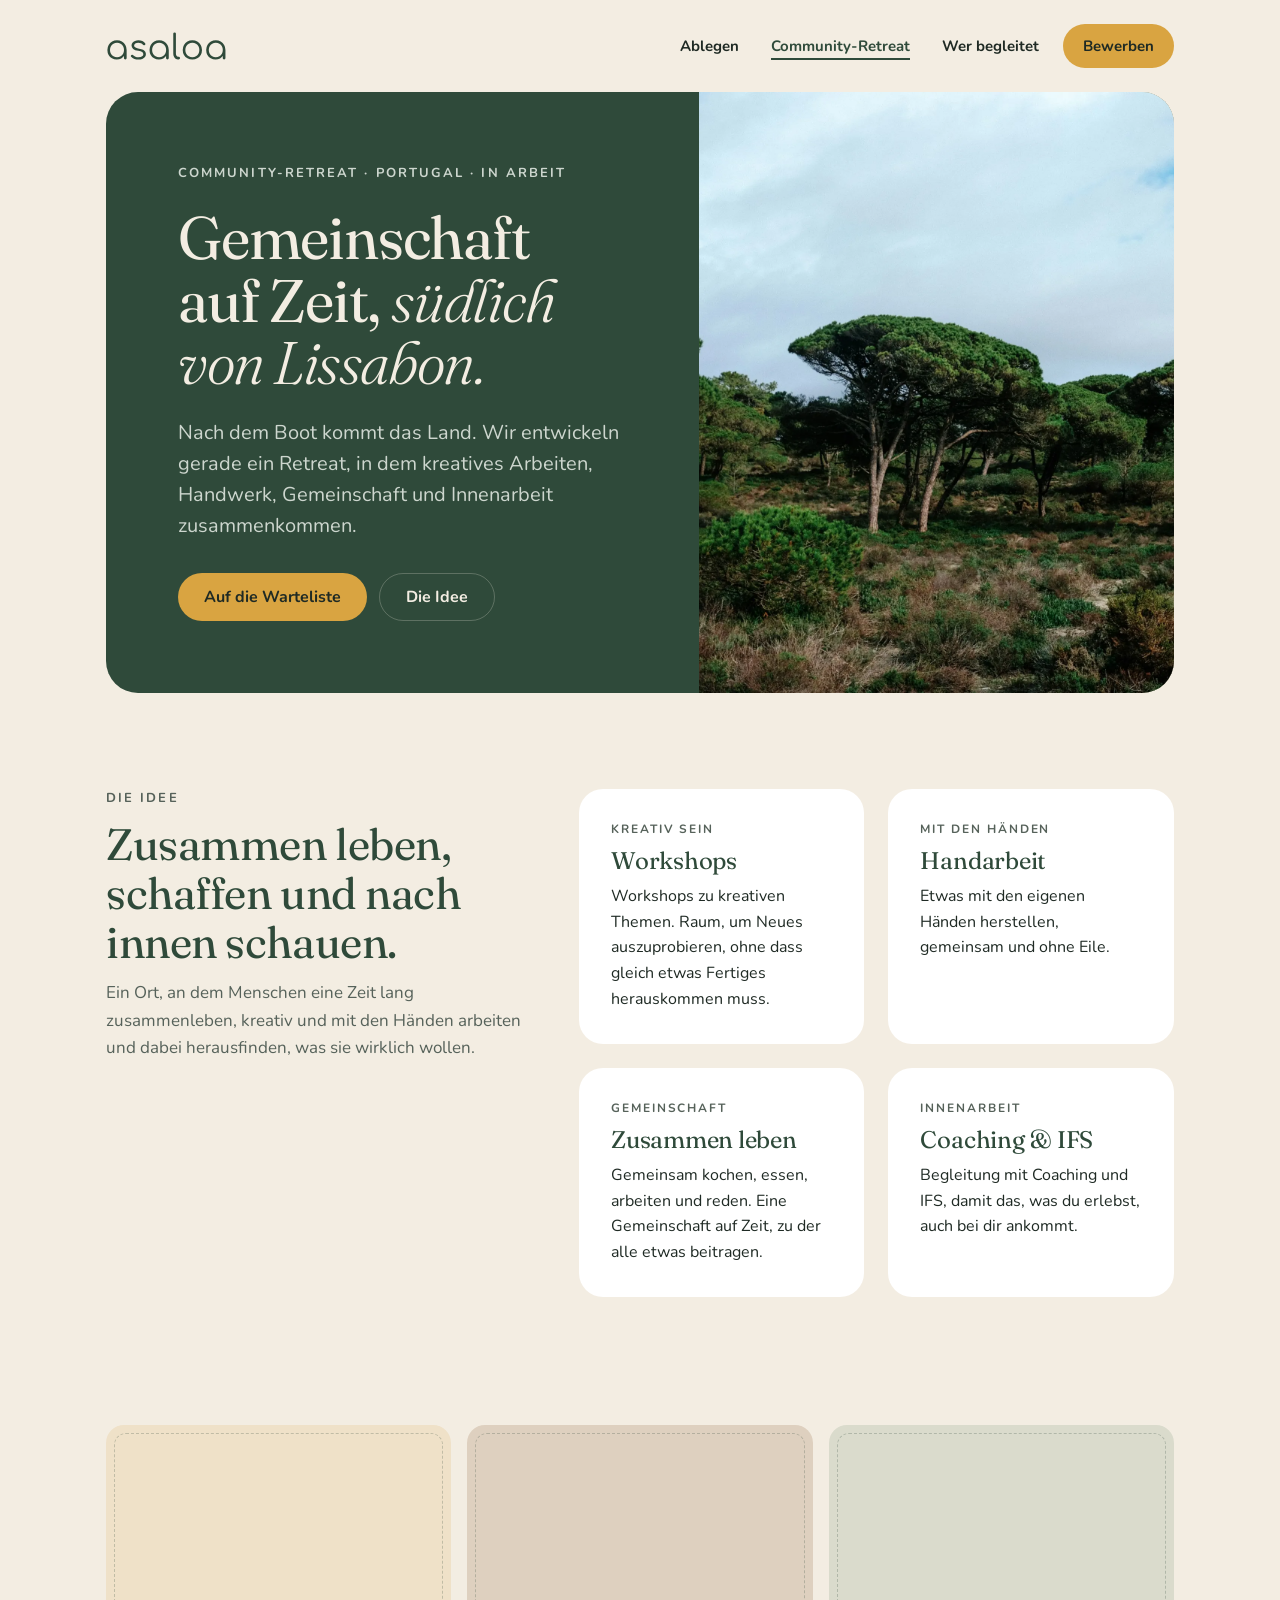
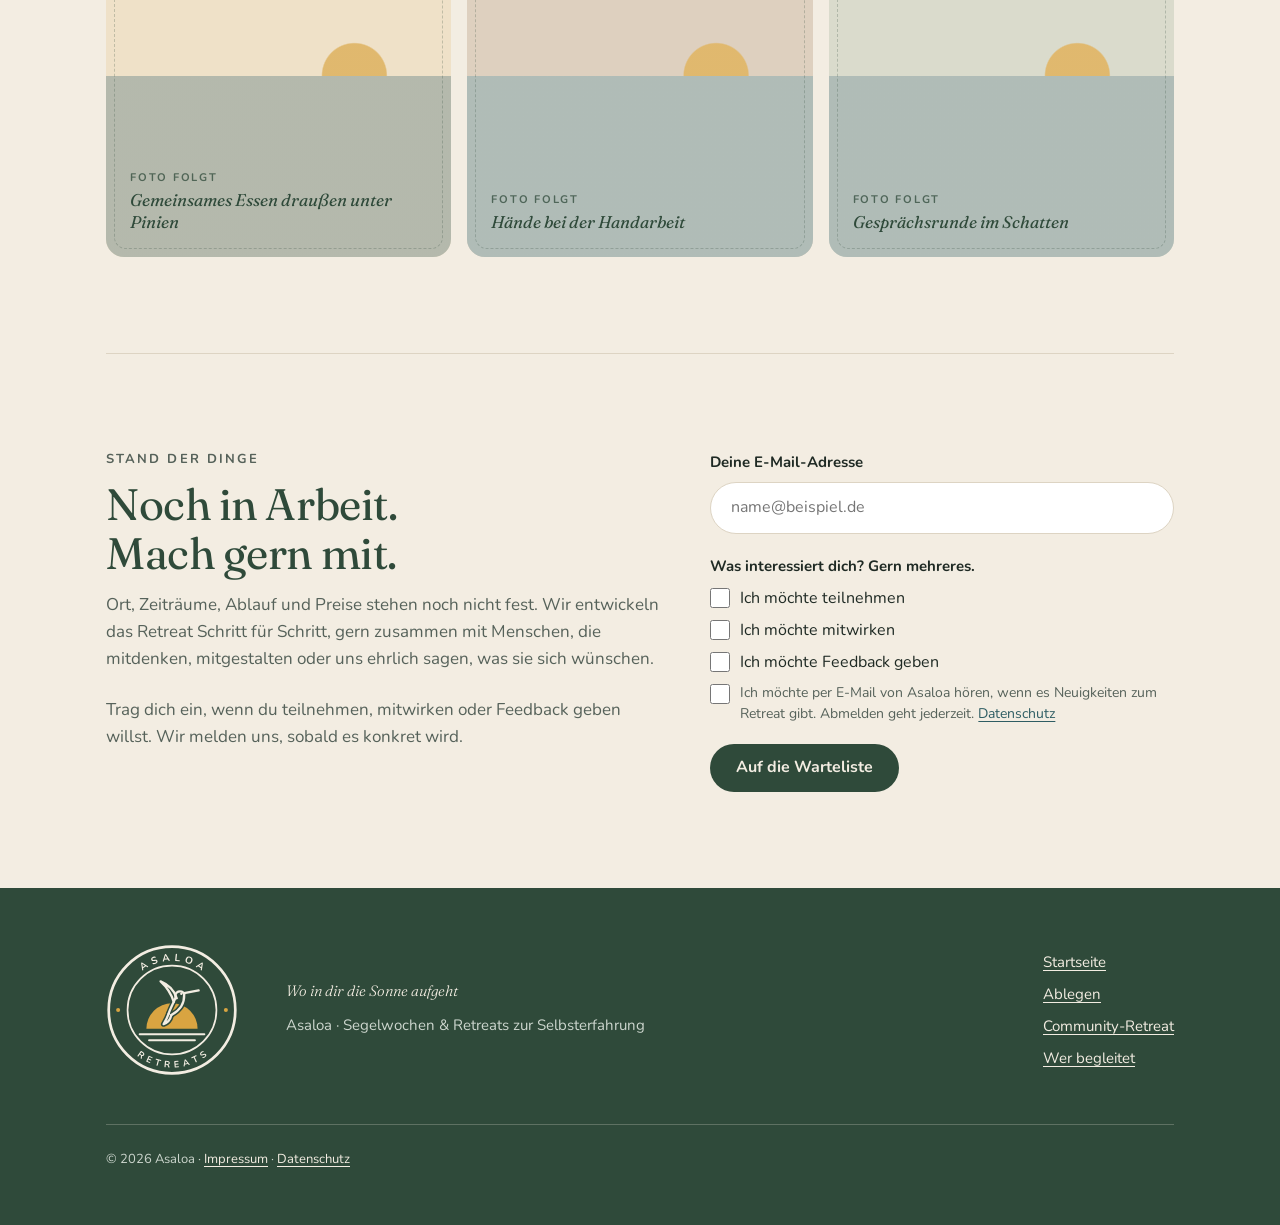
<file: community-retreat.html>
<!doctype html>
<html lang="de">
<head>
<meta charset="utf-8">
<meta name="viewport" content="width=device-width,initial-scale=1,viewport-fit=cover">
<title>Community-Retreat in Portugal · Asaloa</title>
<meta name="description" content="Gemeinschaft auf Zeit südlich von Lissabon: kreatives Arbeiten, Handarbeit, Gemeinschaft, Coaching und IFS. Das Retreat ist in Arbeit, trag dich auf die Warteliste ein.">
<meta name="theme-color" content="#2F4A3A">
<link rel="icon" href="favicon.svg" type="image/svg+xml">
<link rel="preload" href="fonts/fraunces-latin-opsz-normal.woff2" as="font" type="font/woff2" crossorigin>
<link rel="preload" href="fonts/nunito-latin-wght-normal.woff2" as="font" type="font/woff2" crossorigin>
<link rel="stylesheet" href="assets/asaloa.css">
<meta property="og:title" content="Community-Retreat in Portugal · Asaloa">
<meta property="og:description" content="Gemeinschaft auf Zeit südlich von Lissabon: kreatives Arbeiten, Handarbeit, Gemeinschaft, Coaching und IFS. Das Retreat ist in Arbeit, trag dich auf die Warteliste ein.">
<meta property="og:type" content="website">
<meta property="og:url" content="https://asaloa.de/community-retreat.html">
<meta property="og:locale" content="de_DE">
</head>
<body>
<header class="site-head">
  <div class="wrap">
    <a class="brand" href="./" aria-label="Asaloa, zur Startseite"><svg xmlns="http://www.w3.org/2000/svg" xmlns:xlink="http://www.w3.org/1999/xlink" viewBox="2.1 -82.1 348.8 86.6" aria-hidden="true" focusable="false"><defs><path id="wm-g0" d="M331 -5Q254 -5 193.0 31.5Q132 68 96.5 131.0Q61 194 61 273Q61 353 97.5 416.0Q134 479 197.0 515.5Q260 552 339 552Q418 552 480.5 515.5Q543 479 579.5 416.0Q616 353 617 273L586 249Q586 177 552.5 119.5Q519 62 461.5 28.5Q404 -5 331 -5ZM339 65Q397 65 442.5 92.0Q488 119 514.5 166.5Q541 214 541 273Q541 333 514.5 380.0Q488 427 442.5 454.5Q397 482 339 482Q282 482 236.0 454.5Q190 427 163.0 380.0Q136 333 136 273Q136 214 163.0 166.5Q190 119 236.0 92.0Q282 65 339 65ZM578 0Q561 0 550.0 10.5Q539 21 539 38V209L558 288L617 273V38Q617 21 606.0 10.5Q595 0 578 0Z"/><path id="wm-g1" d="M281 -5Q222 -5 164.0 15.0Q106 35 70 75Q59 87 61.0 102.0Q63 117 76 128Q90 138 105.0 136.0Q120 134 130 123Q154 95 193.5 80.0Q233 65 281 65Q355 65 388.0 90.5Q421 116 422 152Q422 188 388.0 211.5Q354 235 276 248Q175 264 128.0 304.0Q81 344 81 399Q81 450 108.0 484.0Q135 518 180.0 535.0Q225 552 279 552Q346 552 394.5 529.0Q443 506 473 467Q483 454 481.0 440.0Q479 426 465 417Q453 410 437.5 412.5Q422 415 411 427Q386 456 353.0 469.5Q320 483 277 483Q222 483 189.0 460.5Q156 438 156 404Q156 381 168.5 364.0Q181 347 211.5 334.0Q242 321 297 312Q372 300 415.5 276.5Q459 253 477.5 221.5Q496 190 496 153Q496 106 468.5 70.5Q441 35 392.5 15.0Q344 -5 281 -5Z"/><path id="wm-g2" d="M208 0Q168 0 136.5 22.0Q105 44 87.5 83.0Q70 122 70 173V743Q70 760 80.5 770.5Q91 781 108 781Q125 781 135.5 770.5Q146 760 146 743V173Q146 130 163.5 103.0Q181 76 208 76H233Q248 76 257.0 65.5Q266 55 266 38Q266 21 253.5 10.5Q241 0 221 0Z"/><path id="wm-g3" d="M339 -5Q259 -5 196.0 31.0Q133 67 97.0 130.0Q61 193 61 273Q61 354 97.0 417.0Q133 480 196.0 516.0Q259 552 339 552Q419 552 481.5 516.0Q544 480 580.0 417.0Q616 354 617 273Q617 193 580.5 130.0Q544 67 481.5 31.0Q419 -5 339 -5ZM339 65Q397 65 443.0 92.0Q489 119 515.0 166.0Q541 213 541 273Q541 333 515.0 380.5Q489 428 443.0 455.0Q397 482 339 482Q281 482 235.0 455.0Q189 428 162.5 380.5Q136 333 136 273Q136 213 162.5 166.0Q189 119 235.0 92.0Q281 65 339 65Z"/></defs><g fill="currentColor"><use xlink:href="#wm-g0" transform="translate(0.00 0) scale(0.1000 -0.1000)"/><use xlink:href="#wm-g1" transform="translate(67.70 0) scale(0.1000 -0.1000)"/><use xlink:href="#wm-g0" transform="translate(121.60 0) scale(0.1000 -0.1000)"/><use xlink:href="#wm-g2" transform="translate(189.30 0) scale(0.1000 -0.1000)"/><use xlink:href="#wm-g3" transform="translate(217.50 0) scale(0.1000 -0.1000)"/><use xlink:href="#wm-g0" transform="translate(285.20 0) scale(0.1000 -0.1000)"/></g></svg></a>
    <nav class="nav" aria-label="Hauptmenü">
      <a href="ablegen.html">Ablegen</a>
      <a href="community-retreat.html" aria-current="page">Community-Retreat</a>
      <a href="wer-begleitet.html">Wer begleitet</a>
    </nav>
    <a class="btn btn-accent head-cta" href="ablegen.html#bewerben">Bewerben</a>
  </div>
</header>
<main>
  <section class="wrap" aria-labelledby="hero-title">
    <div class="hero has-photo">
      <div class="hero-text">
        <span class="label">Community-Retreat · Portugal · in Arbeit</span>
        <h1 id="hero-title">Gemeinschaft auf Zeit, <em>südlich von Lissabon.</em></h1>
        <p class="lead">Nach dem Boot kommt das Land. Wir entwickeln gerade ein Retreat, in dem kreatives Arbeiten, Handwerk, Gemeinschaft und Innenarbeit zusammenkommen.</p>
        <div class="hero-actions">
          <a class="btn btn-accent" href="#warteliste">Auf die Warteliste</a>
          <a class="btn btn-ghost" href="#idee">Die Idee</a>
        </div>
      </div>
      <div class="hero-photo"><figure class="bild t-land" data-bild="portugal-hero"><img src="img/portugal-hero.webp" alt="Schirmpinien über grüner Macchia südlich von Lissabon" width="1600" height="1600"></figure></div>
    </div>
  </section>

  <section class="section" id="idee" aria-labelledby="idee-title">
    <div class="wrap bird">
      <div class="head">
        <span class="label">Die Idee</span>
        <h2 id="idee-title">Zusammen leben, schaffen und nach innen schauen.</h2>
        <p class="muted">Ein Ort, an dem Menschen eine Zeit lang zusammenleben, kreativ und mit den Händen arbeiten und dabei herausfinden, was sie wirklich wollen.</p>
      </div>
      <div class="values">
        <div class="value"><span class="label">Kreativ sein</span><h3>Workshops</h3><p>Workshops zu kreativen Themen. Raum, um Neues auszuprobieren, ohne dass gleich etwas Fertiges herauskommen muss.</p></div>
        <div class="value"><span class="label">Mit den Händen</span><h3>Handarbeit</h3><p>Etwas mit den eigenen Händen herstellen, gemeinsam und ohne Eile.</p></div>
        <div class="value"><span class="label">Gemeinschaft</span><h3>Zusammen leben</h3><p>Gemeinsam kochen, essen, arbeiten und reden. Eine Gemeinschaft auf Zeit, zu der alle etwas beitragen.</p></div>
        <div class="value"><span class="label">Innenarbeit</span><h3>Coaching &amp; IFS</h3><p>Begleitung mit Coaching und IFS, damit das, was du erlebst, auch bei dir ankommt.</p></div>
      </div>
    </div>
  </section>

  <section class="section pt0" aria-label="Bilder">
    <div class="wrap">
      <div class="strip">
        <figure class="bild r-4x5 t-land" data-bild="portugal-essen"><div class="bild-platz" role="img" aria-label="Platzhalter für ein Foto: Gemeinsames Essen draußen unter Pinien"><span class="bild-tag">Foto folgt</span><span class="bild-motiv">Gemeinsames Essen draußen unter Pinien</span></div></figure>
        <figure class="bild r-4x5 t-holz" data-bild="portugal-haende"><div class="bild-platz" role="img" aria-label="Platzhalter für ein Foto: Hände bei der Handarbeit"><span class="bild-tag">Foto folgt</span><span class="bild-motiv">Hände bei der Handarbeit</span></div></figure>
        <figure class="bild r-4x5" data-bild="portugal-runde"><div class="bild-platz" role="img" aria-label="Platzhalter für ein Foto: Gesprächsrunde im Schatten"><span class="bild-tag">Foto folgt</span><span class="bild-motiv">Gesprächsrunde im Schatten</span></div></figure>
      </div>
    </div>
  </section>

  <section class="wrap" id="warteliste" aria-labelledby="land-title">
    <div class="land top">
      <div class="head">
        <span class="label">Stand der Dinge</span>
        <h2 id="land-title">Noch in Arbeit. Mach gern mit.</h2>
        <p class="muted">Ort, Zeiträume, Ablauf und Preise stehen noch nicht fest. Wir entwickeln das Retreat Schritt für Schritt, gern zusammen mit Menschen, die mitdenken, mitgestalten oder uns ehrlich sagen, was sie sich wünschen.</p>
        <p class="muted">Trag dich ein, wenn du teilnehmen, mitwirken oder Feedback geben willst. Wir melden uns, sobald es konkret wird.</p>
      </div>
      <form class="wait" id="wait-form" name="warteliste" method="POST" action="/danke.html" data-netlify="true" netlify-honeypot="bot-field">
        <input type="hidden" name="form-name" value="warteliste">
        <p class="hp"><label>Nicht ausfüllen: <input name="bot-field" tabindex="-1" autocomplete="off"></label></p>
        <label for="w-mail">Deine E-Mail-Adresse</label>
        <input id="w-mail" name="email" type="email" autocomplete="email" placeholder="name@beispiel.de" required>
        <fieldset class="interests"><legend>Was interessiert dich? Gern mehreres.</legend>
          <label class="check"><input type="checkbox" name="interesse_teilnehmen" value="ja"><span>Ich möchte teilnehmen</span></label>
          <label class="check"><input type="checkbox" name="interesse_mitwirken" value="ja"><span>Ich möchte mitwirken</span></label>
          <label class="check"><input type="checkbox" name="interesse_feedback" value="ja"><span>Ich möchte Feedback geben</span></label>
        </fieldset>
        <label class="check"><input type="checkbox" name="einwilligung" value="ja" required><span>Ich möchte per E-Mail von Asaloa hören, wenn es Neuigkeiten zum Retreat gibt. Abmelden geht jederzeit. <a href="datenschutz.html">Datenschutz</a></span></label>
        <button class="btn btn-pinie" type="submit">Auf die Warteliste</button>
        <p class="note" id="wait-note" role="status" hidden>Danke! Du stehst auf der Warteliste.</p>
      </form>
    </div>
  </section>
</main>

<footer class="site-foot">
  <div class="wrap">
    <svg class="seal" xmlns="http://www.w3.org/2000/svg" xmlns:xlink="http://www.w3.org/1999/xlink" viewBox="2 2 196 196" role="img" aria-label="Asaloa"><defs><path id="sg-g0" d="M84 -8Q60 -8 45.5 3Q31 14 28 32.5Q25 51 35 74L299 659Q312 688 330.5 700.5Q349 713 373 713Q396 713 414.5 700.5Q433 688 446 659L711 74Q722 51 719 32Q716 13 702 2.5Q688 -8 665 -8Q637 -8 621.5 5.5Q606 19 594 47L529 198L583 163H161L215 198L151 47Q138 18 124 5Q110 -8 84 -8ZM371 566 231 233 205 265H539L514 233L373 566Z"/><path id="sg-g1" d="M320 -10Q276 -10 232 -3.5Q188 3 149 16.5Q110 30 79 50Q61 62 54 79Q47 96 49.5 112.5Q52 129 62.5 141.5Q73 154 89 157Q105 160 124 148Q168 122 217 110Q266 98 320 98Q399 98 435 124.5Q471 151 471 193Q471 228 445.5 248Q420 268 358 281L248 304Q153 324 106.5 371.5Q60 419 60 497Q60 546 80 586Q100 626 136.5 655Q173 684 223.5 699.5Q274 715 335 715Q395 715 449 700Q503 685 546 656Q562 645 567.5 629Q573 613 570 597.5Q567 582 556 571Q545 560 528.5 558Q512 556 491 568Q454 589 416 598Q378 607 334 607Q288 607 255 594Q222 581 204.5 557.5Q187 534 187 502Q187 466 211 444.5Q235 423 293 411L402 388Q501 367 549.5 322Q598 277 598 202Q598 154 578.5 115Q559 76 522.5 48Q486 20 435 5Q384 -10 320 -10Z"/><path id="sg-g2" d="M142 0Q111 0 94 17.5Q77 35 77 66V643Q77 675 93.5 691.5Q110 708 141 708Q172 708 188.5 691.5Q205 675 205 643V109H495Q522 109 536.5 95Q551 81 551 55Q551 29 536.5 14.5Q522 0 495 0Z"/><path id="sg-g3" d="M393 -10Q291 -10 214.5 35Q138 80 96 161.5Q54 243 54 353Q54 436 78 502.5Q102 569 146.5 616.5Q191 664 253.5 689.5Q316 715 393 715Q496 715 572 670.5Q648 626 690 545Q732 464 732 354Q732 271 708 204Q684 137 639.5 89Q595 41 532.5 15.5Q470 -10 393 -10ZM393 100Q458 100 503.5 130Q549 160 573.5 217Q598 274 598 353Q598 473 544.5 539Q491 605 393 605Q329 605 283 575.5Q237 546 212.5 489.5Q188 433 188 353Q188 234 242 167Q296 100 393 100Z"/><path id="sg-g4" d="M141 -8Q110 -8 93.5 9.5Q77 27 77 58V640Q77 672 94 688.5Q111 705 142 705H383Q499 705 562 649.5Q625 594 625 494Q625 429 596.5 382Q568 335 514 310Q460 285 383 285L392 300H425Q466 300 496.5 280Q527 260 550 217L625 78Q637 57 636 37Q635 17 621 4.5Q607 -8 580 -8Q553 -8 536 3.5Q519 15 506 39L405 225Q387 259 362.5 270.5Q338 282 300 282H205V58Q205 27 189 9.5Q173 -8 141 -8ZM205 377H361Q430 377 465.5 405.5Q501 434 501 491Q501 547 465.5 575.5Q430 604 361 604H205Z"/><path id="sg-g5" d="M145 0Q112 0 94.5 17.5Q77 35 77 68V637Q77 670 94.5 687.5Q112 705 145 705H502Q527 705 540.5 692Q554 679 554 655Q554 630 540.5 616.5Q527 603 502 603H200V409H480Q506 409 519 396Q532 383 532 358Q532 333 519 320Q506 307 480 307H200V102H502Q527 102 540.5 89Q554 76 554 51Q554 26 540.5 13Q527 0 502 0Z"/><path id="sg-g6" d="M311 -8Q280 -8 263.5 9.5Q247 27 247 58V598H52Q26 598 11.5 612.5Q-3 627 -3 652Q-3 678 11.5 691.5Q26 705 52 705H570Q596 705 610.5 691.5Q625 678 625 652Q625 627 610.5 612.5Q596 598 570 598H375V58Q375 27 359 9.5Q343 -8 311 -8Z"/></defs><circle cx="100" cy="100" r="94" fill="none" stroke="currentColor" stroke-width="4"/><circle cx="100" cy="100" r="66" fill="none" stroke="currentColor" stroke-width="2.5"/><g fill="currentColor"><use xlink:href="#sg-g0" transform="translate(60.49 38.61) rotate(-32.76) translate(-5.58 0.00) scale(0.0150 -0.0150)"/><use xlink:href="#sg-g1" transform="translate(75.36 31.28) rotate(-19.73) translate(-4.73 0.00) scale(0.0150 -0.0150)"/><use xlink:href="#sg-g0" transform="translate(91.50 27.50) rotate(-6.69) translate(-5.58 0.00) scale(0.0150 -0.0150)"/><use xlink:href="#sg-g2" transform="translate(107.56 27.39) rotate(5.95) translate(-4.21 0.00) scale(0.0150 -0.0150)"/><use xlink:href="#sg-g3" transform="translate(123.55 30.90) rotate(18.82) translate(-5.89 0.00) scale(0.0150 -0.0150)"/><use xlink:href="#sg-g0" transform="translate(139.51 38.61) rotate(32.76) translate(-5.58 0.00) scale(0.0150 -0.0150)"/></g><g fill="currentColor"><use xlink:href="#sg-g4" transform="translate(51.46 170.39) rotate(34.59) translate(-4.63 0.00) scale(0.0135 -0.0135)"/><use xlink:href="#sg-g5" transform="translate(64.25 177.67) rotate(24.72) translate(-4.03 0.00) scale(0.0135 -0.0135)"/><use xlink:href="#sg-g6" transform="translate(77.68 182.53) rotate(15.14) translate(-4.19 0.00) scale(0.0135 -0.0135)"/><use xlink:href="#sg-g4" transform="translate(92.32 185.15) rotate(5.15) translate(-4.63 0.00) scale(0.0135 -0.0135)"/><use xlink:href="#sg-g5" transform="translate(107.04 185.21) rotate(-4.72) translate(-4.03 0.00) scale(0.0135 -0.0135)"/><use xlink:href="#sg-g0" transform="translate(121.93 182.64) rotate(-14.86) translate(-5.02 0.00) scale(0.0135 -0.0135)"/><use xlink:href="#sg-g6" transform="translate(136.28 177.42) rotate(-25.10) translate(-4.19 0.00) scale(0.0135 -0.0135)"/><use xlink:href="#sg-g1" transform="translate(148.84 170.18) rotate(-34.84) translate(-4.26 0.00) scale(0.0135 -0.0135)"/></g><circle cx="20" cy="100" r="3" fill="#D9A441"/><circle cx="180" cy="100" r="3" fill="#D9A441"/><defs><mask id="sg-h6" maskUnits="userSpaceOnUse" x="-100" y="-100" width="400" height="400"><rect x="-100" y="-100" width="400" height="400" fill="#fff"/><g transform="translate(47.05 43.50) scale(0.5)" fill="none" stroke="#000" stroke-width="15.96" stroke-linecap="round" stroke-linejoin="round"><path d="M117 76 A13 13 0 1 1 142 66"/><path d="M142 63 L185 55"/><path d="M117 76 C 115 80, 113 84, 111 89 C 104 104, 98 116, 96 124"/><path d="M142 68 C 143 96, 126 116, 104 128"/><path d="M96 124 C 92 136, 87 145, 81 155 C 93 151, 101 141, 104 128"/><path d="M111 89 C 104 66, 92 46, 72 28 C 96 38, 114 58, 120 78"/></g></mask></defs><g mask="url(#sg-h6)"><path d="M62 128 A38 38 0 0 1 138 128 Z" fill="#D9A441"/></g><g stroke="currentColor" stroke-width="3" stroke-linecap="round"><line x1="52" y1="136" x2="148" y2="136"/><line x1="66" y1="145" x2="134" y2="145"/></g><g transform="translate(47.05 43.50) scale(0.5)" fill="none" stroke="currentColor" stroke-width="6.96" stroke-linecap="round" stroke-linejoin="round"><path d="M117 76 A13 13 0 1 1 142 66"/><path d="M142 63 L185 55"/><path d="M117 76 C 115 80, 113 84, 111 89 C 104 104, 98 116, 96 124"/><path d="M142 68 C 143 96, 126 116, 104 128"/><path d="M96 124 C 92 136, 87 145, 81 155 C 93 151, 101 141, 104 128"/><path d="M111 89 C 104 66, 92 46, 72 28 C 96 38, 114 58, 120 78"/></g><g transform="translate(47.05 43.50) scale(0.5)"><circle cx="133.5" cy="65" r="3.48" fill="currentColor"/></g></svg>
    <div class="foot-text">
      <p class="quote">Wo in dir die Sonne aufgeht</p>
      <p>Asaloa · Segelwochen &amp; Retreats zur Selbsterfahrung</p>
    </div>
    <nav class="foot-links" aria-label="Fußzeile">
      <a href="./">Startseite</a>
      <a href="ablegen.html">Ablegen</a>
      <a href="community-retreat.html">Community-Retreat</a>
      <a href="wer-begleitet.html">Wer begleitet</a>
    </nav>
    <p class="legal">© 2026 Asaloa · <a href="impressum.html">Impressum</a> · <a href="datenschutz.html">Datenschutz</a></p>
  </div>
</footer>
<script src="assets/asaloa.js" defer></script>
</body>
</html>
</file>
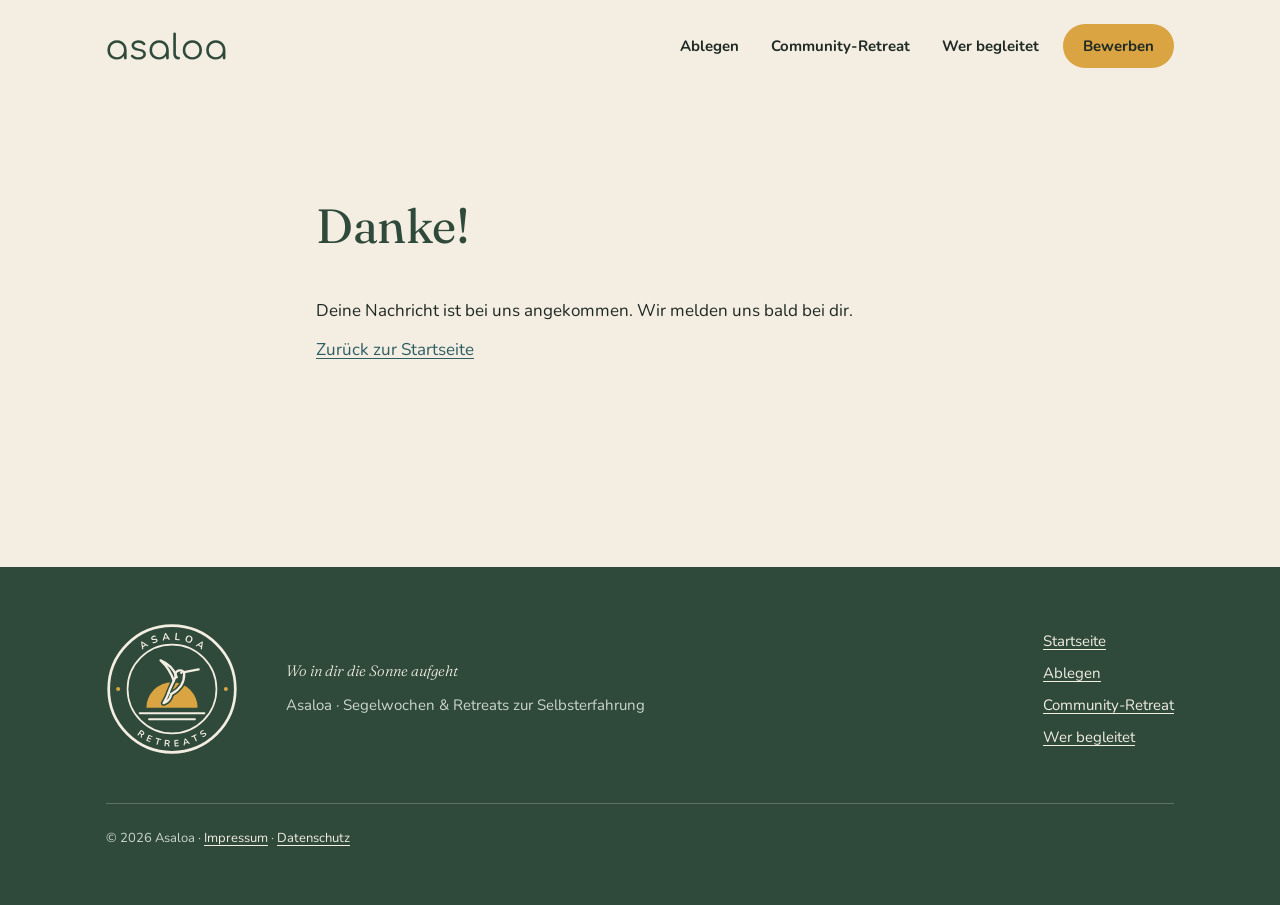
<file: danke.html>
<!doctype html>
<html lang="de">
<head>
<meta charset="utf-8">
<meta name="viewport" content="width=device-width,initial-scale=1,viewport-fit=cover">
<title>Danke · Asaloa</title>
<meta name="description" content="Danke von Asaloa">
<meta name="theme-color" content="#2F4A3A">
<link rel="icon" href="favicon.svg" type="image/svg+xml">
<link rel="preload" href="fonts/fraunces-latin-opsz-normal.woff2" as="font" type="font/woff2" crossorigin>
<link rel="preload" href="fonts/nunito-latin-wght-normal.woff2" as="font" type="font/woff2" crossorigin>
<link rel="stylesheet" href="assets/asaloa.css">
<meta name="robots" content="noindex">
</head>
<body>
<header class="site-head">
  <div class="wrap">
    <a class="brand" href="./" aria-label="Asaloa, zur Startseite"><svg xmlns="http://www.w3.org/2000/svg" xmlns:xlink="http://www.w3.org/1999/xlink" viewBox="2.1 -82.1 348.8 86.6" aria-hidden="true" focusable="false"><defs><path id="wm-g0" d="M331 -5Q254 -5 193.0 31.5Q132 68 96.5 131.0Q61 194 61 273Q61 353 97.5 416.0Q134 479 197.0 515.5Q260 552 339 552Q418 552 480.5 515.5Q543 479 579.5 416.0Q616 353 617 273L586 249Q586 177 552.5 119.5Q519 62 461.5 28.5Q404 -5 331 -5ZM339 65Q397 65 442.5 92.0Q488 119 514.5 166.5Q541 214 541 273Q541 333 514.5 380.0Q488 427 442.5 454.5Q397 482 339 482Q282 482 236.0 454.5Q190 427 163.0 380.0Q136 333 136 273Q136 214 163.0 166.5Q190 119 236.0 92.0Q282 65 339 65ZM578 0Q561 0 550.0 10.5Q539 21 539 38V209L558 288L617 273V38Q617 21 606.0 10.5Q595 0 578 0Z"/><path id="wm-g1" d="M281 -5Q222 -5 164.0 15.0Q106 35 70 75Q59 87 61.0 102.0Q63 117 76 128Q90 138 105.0 136.0Q120 134 130 123Q154 95 193.5 80.0Q233 65 281 65Q355 65 388.0 90.5Q421 116 422 152Q422 188 388.0 211.5Q354 235 276 248Q175 264 128.0 304.0Q81 344 81 399Q81 450 108.0 484.0Q135 518 180.0 535.0Q225 552 279 552Q346 552 394.5 529.0Q443 506 473 467Q483 454 481.0 440.0Q479 426 465 417Q453 410 437.5 412.5Q422 415 411 427Q386 456 353.0 469.5Q320 483 277 483Q222 483 189.0 460.5Q156 438 156 404Q156 381 168.5 364.0Q181 347 211.5 334.0Q242 321 297 312Q372 300 415.5 276.5Q459 253 477.5 221.5Q496 190 496 153Q496 106 468.5 70.5Q441 35 392.5 15.0Q344 -5 281 -5Z"/><path id="wm-g2" d="M208 0Q168 0 136.5 22.0Q105 44 87.5 83.0Q70 122 70 173V743Q70 760 80.5 770.5Q91 781 108 781Q125 781 135.5 770.5Q146 760 146 743V173Q146 130 163.5 103.0Q181 76 208 76H233Q248 76 257.0 65.5Q266 55 266 38Q266 21 253.5 10.5Q241 0 221 0Z"/><path id="wm-g3" d="M339 -5Q259 -5 196.0 31.0Q133 67 97.0 130.0Q61 193 61 273Q61 354 97.0 417.0Q133 480 196.0 516.0Q259 552 339 552Q419 552 481.5 516.0Q544 480 580.0 417.0Q616 354 617 273Q617 193 580.5 130.0Q544 67 481.5 31.0Q419 -5 339 -5ZM339 65Q397 65 443.0 92.0Q489 119 515.0 166.0Q541 213 541 273Q541 333 515.0 380.5Q489 428 443.0 455.0Q397 482 339 482Q281 482 235.0 455.0Q189 428 162.5 380.5Q136 333 136 273Q136 213 162.5 166.0Q189 119 235.0 92.0Q281 65 339 65Z"/></defs><g fill="currentColor"><use xlink:href="#wm-g0" transform="translate(0.00 0) scale(0.1000 -0.1000)"/><use xlink:href="#wm-g1" transform="translate(67.70 0) scale(0.1000 -0.1000)"/><use xlink:href="#wm-g0" transform="translate(121.60 0) scale(0.1000 -0.1000)"/><use xlink:href="#wm-g2" transform="translate(189.30 0) scale(0.1000 -0.1000)"/><use xlink:href="#wm-g3" transform="translate(217.50 0) scale(0.1000 -0.1000)"/><use xlink:href="#wm-g0" transform="translate(285.20 0) scale(0.1000 -0.1000)"/></g></svg></a>
    <nav class="nav" aria-label="Hauptmenü">
      <a href="ablegen.html">Ablegen</a>
      <a href="community-retreat.html">Community-Retreat</a>
      <a href="wer-begleitet.html">Wer begleitet</a>
    </nav>
    <a class="btn btn-accent head-cta" href="ablegen.html#bewerben">Bewerben</a>
  </div>
</header>
<main class="section"><div class="wrap legal-page"><h1>Danke!</h1><p>Deine Nachricht ist bei uns angekommen. Wir melden uns bald bei dir.</p><p><a href="./">Zurück zur Startseite</a></p></div></main>

<footer class="site-foot">
  <div class="wrap">
    <svg class="seal" xmlns="http://www.w3.org/2000/svg" xmlns:xlink="http://www.w3.org/1999/xlink" viewBox="2 2 196 196" role="img" aria-label="Asaloa"><defs><path id="sg-g0" d="M84 -8Q60 -8 45.5 3Q31 14 28 32.5Q25 51 35 74L299 659Q312 688 330.5 700.5Q349 713 373 713Q396 713 414.5 700.5Q433 688 446 659L711 74Q722 51 719 32Q716 13 702 2.5Q688 -8 665 -8Q637 -8 621.5 5.5Q606 19 594 47L529 198L583 163H161L215 198L151 47Q138 18 124 5Q110 -8 84 -8ZM371 566 231 233 205 265H539L514 233L373 566Z"/><path id="sg-g1" d="M320 -10Q276 -10 232 -3.5Q188 3 149 16.5Q110 30 79 50Q61 62 54 79Q47 96 49.5 112.5Q52 129 62.5 141.5Q73 154 89 157Q105 160 124 148Q168 122 217 110Q266 98 320 98Q399 98 435 124.5Q471 151 471 193Q471 228 445.5 248Q420 268 358 281L248 304Q153 324 106.5 371.5Q60 419 60 497Q60 546 80 586Q100 626 136.5 655Q173 684 223.5 699.5Q274 715 335 715Q395 715 449 700Q503 685 546 656Q562 645 567.5 629Q573 613 570 597.5Q567 582 556 571Q545 560 528.5 558Q512 556 491 568Q454 589 416 598Q378 607 334 607Q288 607 255 594Q222 581 204.5 557.5Q187 534 187 502Q187 466 211 444.5Q235 423 293 411L402 388Q501 367 549.5 322Q598 277 598 202Q598 154 578.5 115Q559 76 522.5 48Q486 20 435 5Q384 -10 320 -10Z"/><path id="sg-g2" d="M142 0Q111 0 94 17.5Q77 35 77 66V643Q77 675 93.5 691.5Q110 708 141 708Q172 708 188.5 691.5Q205 675 205 643V109H495Q522 109 536.5 95Q551 81 551 55Q551 29 536.5 14.5Q522 0 495 0Z"/><path id="sg-g3" d="M393 -10Q291 -10 214.5 35Q138 80 96 161.5Q54 243 54 353Q54 436 78 502.5Q102 569 146.5 616.5Q191 664 253.5 689.5Q316 715 393 715Q496 715 572 670.5Q648 626 690 545Q732 464 732 354Q732 271 708 204Q684 137 639.5 89Q595 41 532.5 15.5Q470 -10 393 -10ZM393 100Q458 100 503.5 130Q549 160 573.5 217Q598 274 598 353Q598 473 544.5 539Q491 605 393 605Q329 605 283 575.5Q237 546 212.5 489.5Q188 433 188 353Q188 234 242 167Q296 100 393 100Z"/><path id="sg-g4" d="M141 -8Q110 -8 93.5 9.5Q77 27 77 58V640Q77 672 94 688.5Q111 705 142 705H383Q499 705 562 649.5Q625 594 625 494Q625 429 596.5 382Q568 335 514 310Q460 285 383 285L392 300H425Q466 300 496.5 280Q527 260 550 217L625 78Q637 57 636 37Q635 17 621 4.5Q607 -8 580 -8Q553 -8 536 3.5Q519 15 506 39L405 225Q387 259 362.5 270.5Q338 282 300 282H205V58Q205 27 189 9.5Q173 -8 141 -8ZM205 377H361Q430 377 465.5 405.5Q501 434 501 491Q501 547 465.5 575.5Q430 604 361 604H205Z"/><path id="sg-g5" d="M145 0Q112 0 94.5 17.5Q77 35 77 68V637Q77 670 94.5 687.5Q112 705 145 705H502Q527 705 540.5 692Q554 679 554 655Q554 630 540.5 616.5Q527 603 502 603H200V409H480Q506 409 519 396Q532 383 532 358Q532 333 519 320Q506 307 480 307H200V102H502Q527 102 540.5 89Q554 76 554 51Q554 26 540.5 13Q527 0 502 0Z"/><path id="sg-g6" d="M311 -8Q280 -8 263.5 9.5Q247 27 247 58V598H52Q26 598 11.5 612.5Q-3 627 -3 652Q-3 678 11.5 691.5Q26 705 52 705H570Q596 705 610.5 691.5Q625 678 625 652Q625 627 610.5 612.5Q596 598 570 598H375V58Q375 27 359 9.5Q343 -8 311 -8Z"/></defs><circle cx="100" cy="100" r="94" fill="none" stroke="currentColor" stroke-width="4"/><circle cx="100" cy="100" r="66" fill="none" stroke="currentColor" stroke-width="2.5"/><g fill="currentColor"><use xlink:href="#sg-g0" transform="translate(60.49 38.61) rotate(-32.76) translate(-5.58 0.00) scale(0.0150 -0.0150)"/><use xlink:href="#sg-g1" transform="translate(75.36 31.28) rotate(-19.73) translate(-4.73 0.00) scale(0.0150 -0.0150)"/><use xlink:href="#sg-g0" transform="translate(91.50 27.50) rotate(-6.69) translate(-5.58 0.00) scale(0.0150 -0.0150)"/><use xlink:href="#sg-g2" transform="translate(107.56 27.39) rotate(5.95) translate(-4.21 0.00) scale(0.0150 -0.0150)"/><use xlink:href="#sg-g3" transform="translate(123.55 30.90) rotate(18.82) translate(-5.89 0.00) scale(0.0150 -0.0150)"/><use xlink:href="#sg-g0" transform="translate(139.51 38.61) rotate(32.76) translate(-5.58 0.00) scale(0.0150 -0.0150)"/></g><g fill="currentColor"><use xlink:href="#sg-g4" transform="translate(51.46 170.39) rotate(34.59) translate(-4.63 0.00) scale(0.0135 -0.0135)"/><use xlink:href="#sg-g5" transform="translate(64.25 177.67) rotate(24.72) translate(-4.03 0.00) scale(0.0135 -0.0135)"/><use xlink:href="#sg-g6" transform="translate(77.68 182.53) rotate(15.14) translate(-4.19 0.00) scale(0.0135 -0.0135)"/><use xlink:href="#sg-g4" transform="translate(92.32 185.15) rotate(5.15) translate(-4.63 0.00) scale(0.0135 -0.0135)"/><use xlink:href="#sg-g5" transform="translate(107.04 185.21) rotate(-4.72) translate(-4.03 0.00) scale(0.0135 -0.0135)"/><use xlink:href="#sg-g0" transform="translate(121.93 182.64) rotate(-14.86) translate(-5.02 0.00) scale(0.0135 -0.0135)"/><use xlink:href="#sg-g6" transform="translate(136.28 177.42) rotate(-25.10) translate(-4.19 0.00) scale(0.0135 -0.0135)"/><use xlink:href="#sg-g1" transform="translate(148.84 170.18) rotate(-34.84) translate(-4.26 0.00) scale(0.0135 -0.0135)"/></g><circle cx="20" cy="100" r="3" fill="#D9A441"/><circle cx="180" cy="100" r="3" fill="#D9A441"/><defs><mask id="sg-h6" maskUnits="userSpaceOnUse" x="-100" y="-100" width="400" height="400"><rect x="-100" y="-100" width="400" height="400" fill="#fff"/><g transform="translate(47.05 43.50) scale(0.5)" fill="none" stroke="#000" stroke-width="15.96" stroke-linecap="round" stroke-linejoin="round"><path d="M117 76 A13 13 0 1 1 142 66"/><path d="M142 63 L185 55"/><path d="M117 76 C 115 80, 113 84, 111 89 C 104 104, 98 116, 96 124"/><path d="M142 68 C 143 96, 126 116, 104 128"/><path d="M96 124 C 92 136, 87 145, 81 155 C 93 151, 101 141, 104 128"/><path d="M111 89 C 104 66, 92 46, 72 28 C 96 38, 114 58, 120 78"/></g></mask></defs><g mask="url(#sg-h6)"><path d="M62 128 A38 38 0 0 1 138 128 Z" fill="#D9A441"/></g><g stroke="currentColor" stroke-width="3" stroke-linecap="round"><line x1="52" y1="136" x2="148" y2="136"/><line x1="66" y1="145" x2="134" y2="145"/></g><g transform="translate(47.05 43.50) scale(0.5)" fill="none" stroke="currentColor" stroke-width="6.96" stroke-linecap="round" stroke-linejoin="round"><path d="M117 76 A13 13 0 1 1 142 66"/><path d="M142 63 L185 55"/><path d="M117 76 C 115 80, 113 84, 111 89 C 104 104, 98 116, 96 124"/><path d="M142 68 C 143 96, 126 116, 104 128"/><path d="M96 124 C 92 136, 87 145, 81 155 C 93 151, 101 141, 104 128"/><path d="M111 89 C 104 66, 92 46, 72 28 C 96 38, 114 58, 120 78"/></g><g transform="translate(47.05 43.50) scale(0.5)"><circle cx="133.5" cy="65" r="3.48" fill="currentColor"/></g></svg>
    <div class="foot-text">
      <p class="quote">Wo in dir die Sonne aufgeht</p>
      <p>Asaloa · Segelwochen &amp; Retreats zur Selbsterfahrung</p>
    </div>
    <nav class="foot-links" aria-label="Fußzeile">
      <a href="./">Startseite</a>
      <a href="ablegen.html">Ablegen</a>
      <a href="community-retreat.html">Community-Retreat</a>
      <a href="wer-begleitet.html">Wer begleitet</a>
    </nav>
    <p class="legal">© 2026 Asaloa · <a href="impressum.html">Impressum</a> · <a href="datenschutz.html">Datenschutz</a></p>
  </div>
</footer>
<script src="assets/asaloa.js" defer></script>
</body>
</html>
</file>
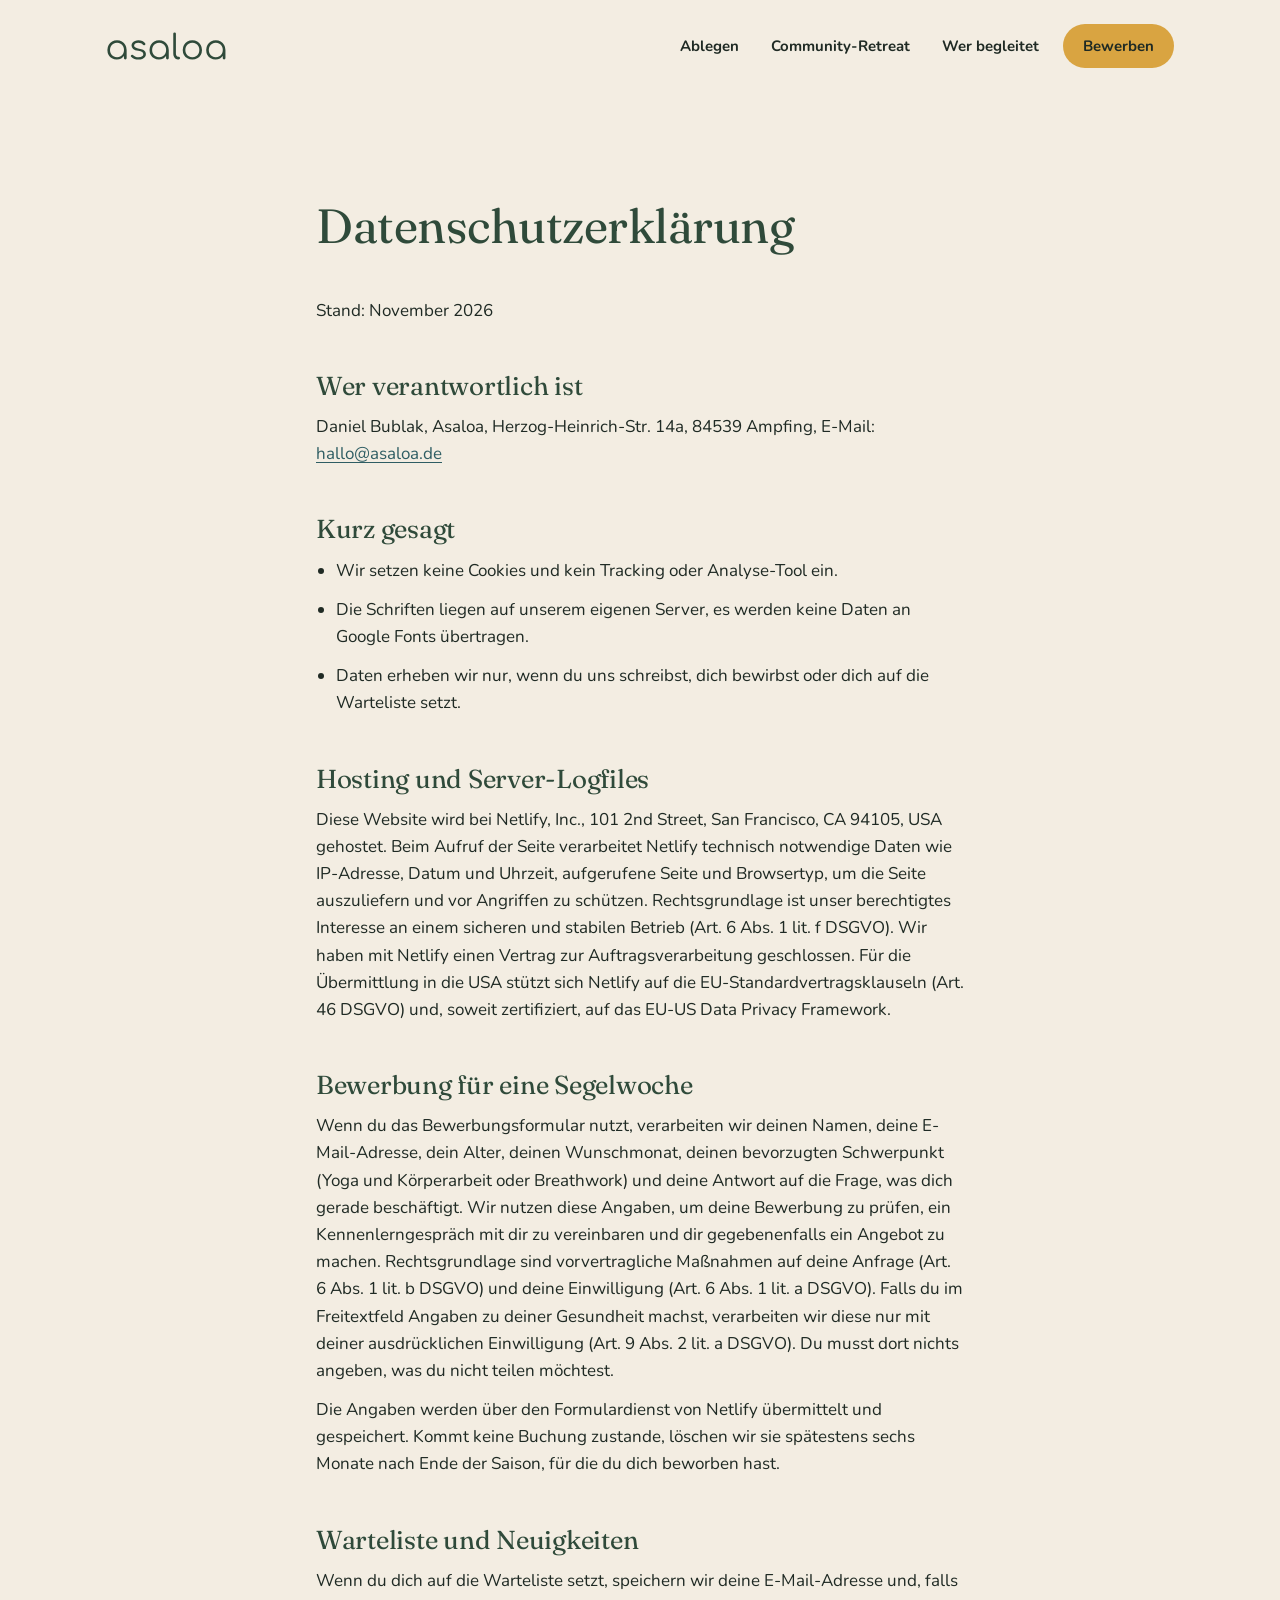
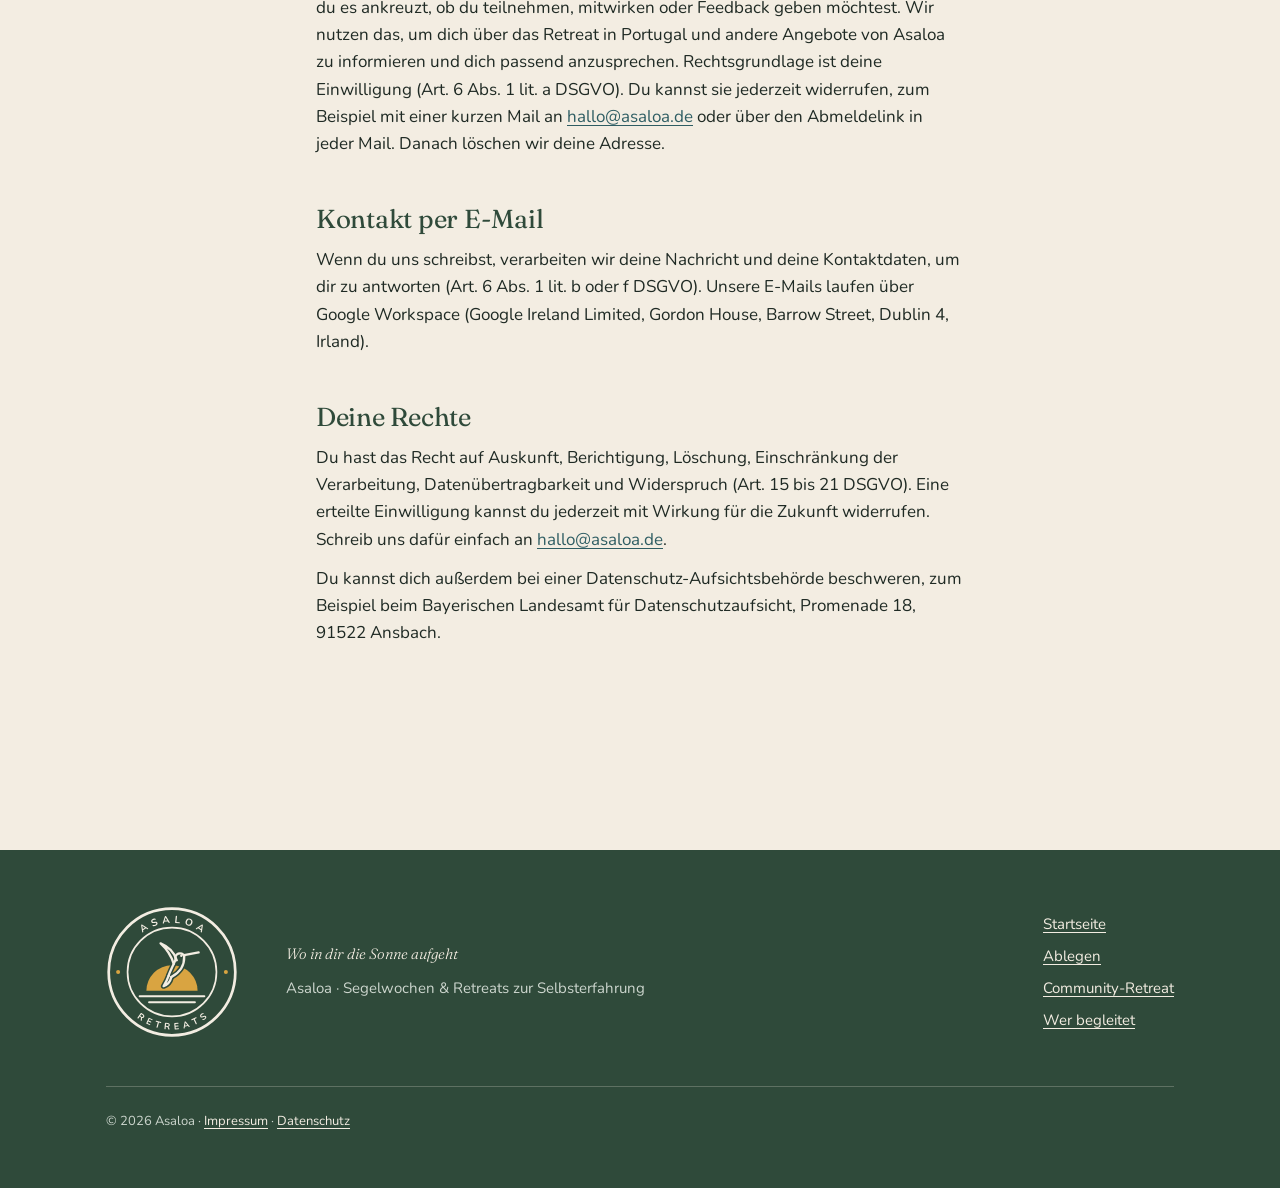
<file: datenschutz.html>
<!doctype html>
<html lang="de">
<head>
<meta charset="utf-8">
<meta name="viewport" content="width=device-width,initial-scale=1,viewport-fit=cover">
<title>Datenschutz · Asaloa</title>
<meta name="description" content="Datenschutz von Asaloa">
<meta name="theme-color" content="#2F4A3A">
<link rel="icon" href="favicon.svg" type="image/svg+xml">
<link rel="preload" href="fonts/fraunces-latin-opsz-normal.woff2" as="font" type="font/woff2" crossorigin>
<link rel="preload" href="fonts/nunito-latin-wght-normal.woff2" as="font" type="font/woff2" crossorigin>
<link rel="stylesheet" href="assets/asaloa.css">
<meta name="robots" content="noindex">
</head>
<body>
<header class="site-head">
  <div class="wrap">
    <a class="brand" href="./" aria-label="Asaloa, zur Startseite"><svg xmlns="http://www.w3.org/2000/svg" xmlns:xlink="http://www.w3.org/1999/xlink" viewBox="2.1 -82.1 348.8 86.6" aria-hidden="true" focusable="false"><defs><path id="wm-g0" d="M331 -5Q254 -5 193.0 31.5Q132 68 96.5 131.0Q61 194 61 273Q61 353 97.5 416.0Q134 479 197.0 515.5Q260 552 339 552Q418 552 480.5 515.5Q543 479 579.5 416.0Q616 353 617 273L586 249Q586 177 552.5 119.5Q519 62 461.5 28.5Q404 -5 331 -5ZM339 65Q397 65 442.5 92.0Q488 119 514.5 166.5Q541 214 541 273Q541 333 514.5 380.0Q488 427 442.5 454.5Q397 482 339 482Q282 482 236.0 454.5Q190 427 163.0 380.0Q136 333 136 273Q136 214 163.0 166.5Q190 119 236.0 92.0Q282 65 339 65ZM578 0Q561 0 550.0 10.5Q539 21 539 38V209L558 288L617 273V38Q617 21 606.0 10.5Q595 0 578 0Z"/><path id="wm-g1" d="M281 -5Q222 -5 164.0 15.0Q106 35 70 75Q59 87 61.0 102.0Q63 117 76 128Q90 138 105.0 136.0Q120 134 130 123Q154 95 193.5 80.0Q233 65 281 65Q355 65 388.0 90.5Q421 116 422 152Q422 188 388.0 211.5Q354 235 276 248Q175 264 128.0 304.0Q81 344 81 399Q81 450 108.0 484.0Q135 518 180.0 535.0Q225 552 279 552Q346 552 394.5 529.0Q443 506 473 467Q483 454 481.0 440.0Q479 426 465 417Q453 410 437.5 412.5Q422 415 411 427Q386 456 353.0 469.5Q320 483 277 483Q222 483 189.0 460.5Q156 438 156 404Q156 381 168.5 364.0Q181 347 211.5 334.0Q242 321 297 312Q372 300 415.5 276.5Q459 253 477.5 221.5Q496 190 496 153Q496 106 468.5 70.5Q441 35 392.5 15.0Q344 -5 281 -5Z"/><path id="wm-g2" d="M208 0Q168 0 136.5 22.0Q105 44 87.5 83.0Q70 122 70 173V743Q70 760 80.5 770.5Q91 781 108 781Q125 781 135.5 770.5Q146 760 146 743V173Q146 130 163.5 103.0Q181 76 208 76H233Q248 76 257.0 65.5Q266 55 266 38Q266 21 253.5 10.5Q241 0 221 0Z"/><path id="wm-g3" d="M339 -5Q259 -5 196.0 31.0Q133 67 97.0 130.0Q61 193 61 273Q61 354 97.0 417.0Q133 480 196.0 516.0Q259 552 339 552Q419 552 481.5 516.0Q544 480 580.0 417.0Q616 354 617 273Q617 193 580.5 130.0Q544 67 481.5 31.0Q419 -5 339 -5ZM339 65Q397 65 443.0 92.0Q489 119 515.0 166.0Q541 213 541 273Q541 333 515.0 380.5Q489 428 443.0 455.0Q397 482 339 482Q281 482 235.0 455.0Q189 428 162.5 380.5Q136 333 136 273Q136 213 162.5 166.0Q189 119 235.0 92.0Q281 65 339 65Z"/></defs><g fill="currentColor"><use xlink:href="#wm-g0" transform="translate(0.00 0) scale(0.1000 -0.1000)"/><use xlink:href="#wm-g1" transform="translate(67.70 0) scale(0.1000 -0.1000)"/><use xlink:href="#wm-g0" transform="translate(121.60 0) scale(0.1000 -0.1000)"/><use xlink:href="#wm-g2" transform="translate(189.30 0) scale(0.1000 -0.1000)"/><use xlink:href="#wm-g3" transform="translate(217.50 0) scale(0.1000 -0.1000)"/><use xlink:href="#wm-g0" transform="translate(285.20 0) scale(0.1000 -0.1000)"/></g></svg></a>
    <nav class="nav" aria-label="Hauptmenü">
      <a href="ablegen.html">Ablegen</a>
      <a href="community-retreat.html">Community-Retreat</a>
      <a href="wer-begleitet.html">Wer begleitet</a>
    </nav>
    <a class="btn btn-accent head-cta" href="ablegen.html#bewerben">Bewerben</a>
  </div>
</header>
<main class="section"><div class="wrap legal-page"><h1>Datenschutzerklärung</h1>
<p>Stand: November 2026</p>

<h2>Wer verantwortlich ist</h2>
<p>Daniel Bublak, Asaloa, Herzog-Heinrich-Str. 14a, 84539 Ampfing, E-Mail: <a href="mailto:hallo@asaloa.de">hallo@asaloa.de</a></p>

<h2>Kurz gesagt</h2>
<ul>
<li>Wir setzen keine Cookies und kein Tracking oder Analyse-Tool ein.</li>
<li>Die Schriften liegen auf unserem eigenen Server, es werden keine Daten an Google Fonts übertragen.</li>
<li>Daten erheben wir nur, wenn du uns schreibst, dich bewirbst oder dich auf die Warteliste setzt.</li>
</ul>

<h2>Hosting und Server-Logfiles</h2>
<p>Diese Website wird bei Netlify, Inc., 101 2nd Street, San Francisco, CA 94105, USA gehostet. Beim Aufruf der Seite verarbeitet Netlify technisch notwendige Daten wie IP-Adresse, Datum und Uhrzeit, aufgerufene Seite und Browsertyp, um die Seite auszuliefern und vor Angriffen zu schützen. Rechtsgrundlage ist unser berechtigtes Interesse an einem sicheren und stabilen Betrieb (Art. 6 Abs. 1 lit. f DSGVO). Wir haben mit Netlify einen Vertrag zur Auftragsverarbeitung geschlossen. Für die Übermittlung in die USA stützt sich Netlify auf die EU-Standardvertragsklauseln (Art. 46 DSGVO) und, soweit zertifiziert, auf das EU-US Data Privacy Framework.</p>

<h2>Bewerbung für eine Segelwoche</h2>
<p>Wenn du das Bewerbungsformular nutzt, verarbeiten wir deinen Namen, deine E-Mail-Adresse, dein Alter, deinen Wunschmonat, deinen bevorzugten Schwerpunkt (Yoga und Körperarbeit oder Breathwork) und deine Antwort auf die Frage, was dich gerade beschäftigt. Wir nutzen diese Angaben, um deine Bewerbung zu prüfen, ein Kennenlerngespräch mit dir zu vereinbaren und dir gegebenenfalls ein Angebot zu machen. Rechtsgrundlage sind vorvertragliche Maßnahmen auf deine Anfrage (Art. 6 Abs. 1 lit. b DSGVO) und deine Einwilligung (Art. 6 Abs. 1 lit. a DSGVO). Falls du im Freitextfeld Angaben zu deiner Gesundheit machst, verarbeiten wir diese nur mit deiner ausdrücklichen Einwilligung (Art. 9 Abs. 2 lit. a DSGVO). Du musst dort nichts angeben, was du nicht teilen möchtest.</p>
<p>Die Angaben werden über den Formulardienst von Netlify übermittelt und gespeichert. Kommt keine Buchung zustande, löschen wir sie spätestens sechs Monate nach Ende der Saison, für die du dich beworben hast.</p>

<h2>Warteliste und Neuigkeiten</h2>
<p>Wenn du dich auf die Warteliste setzt, speichern wir deine E-Mail-Adresse und, falls du es ankreuzt, ob du teilnehmen, mitwirken oder Feedback geben möchtest. Wir nutzen das, um dich über das Retreat in Portugal und andere Angebote von Asaloa zu informieren und dich passend anzusprechen. Rechtsgrundlage ist deine Einwilligung (Art. 6 Abs. 1 lit. a DSGVO). Du kannst sie jederzeit widerrufen, zum Beispiel mit einer kurzen Mail an <a href="mailto:hallo@asaloa.de">hallo@asaloa.de</a> oder über den Abmeldelink in jeder Mail. Danach löschen wir deine Adresse.</p>

<h2>Kontakt per E-Mail</h2>
<p>Wenn du uns schreibst, verarbeiten wir deine Nachricht und deine Kontaktdaten, um dir zu antworten (Art. 6 Abs. 1 lit. b oder f DSGVO). Unsere E-Mails laufen über Google Workspace (Google Ireland Limited, Gordon House, Barrow Street, Dublin 4, Irland).</p>

<h2>Deine Rechte</h2>
<p>Du hast das Recht auf Auskunft, Berichtigung, Löschung, Einschränkung der Verarbeitung, Datenübertragbarkeit und Widerspruch (Art. 15 bis 21 DSGVO). Eine erteilte Einwilligung kannst du jederzeit mit Wirkung für die Zukunft widerrufen. Schreib uns dafür einfach an <a href="mailto:hallo@asaloa.de">hallo@asaloa.de</a>.</p>
<p>Du kannst dich außerdem bei einer Datenschutz-Aufsichtsbehörde beschweren, zum Beispiel beim Bayerischen Landesamt für Datenschutzaufsicht, Promenade 18, 91522 Ansbach.</p>
</div></main>

<footer class="site-foot">
  <div class="wrap">
    <svg class="seal" xmlns="http://www.w3.org/2000/svg" xmlns:xlink="http://www.w3.org/1999/xlink" viewBox="2 2 196 196" role="img" aria-label="Asaloa"><defs><path id="sg-g0" d="M84 -8Q60 -8 45.5 3Q31 14 28 32.5Q25 51 35 74L299 659Q312 688 330.5 700.5Q349 713 373 713Q396 713 414.5 700.5Q433 688 446 659L711 74Q722 51 719 32Q716 13 702 2.5Q688 -8 665 -8Q637 -8 621.5 5.5Q606 19 594 47L529 198L583 163H161L215 198L151 47Q138 18 124 5Q110 -8 84 -8ZM371 566 231 233 205 265H539L514 233L373 566Z"/><path id="sg-g1" d="M320 -10Q276 -10 232 -3.5Q188 3 149 16.5Q110 30 79 50Q61 62 54 79Q47 96 49.5 112.5Q52 129 62.5 141.5Q73 154 89 157Q105 160 124 148Q168 122 217 110Q266 98 320 98Q399 98 435 124.5Q471 151 471 193Q471 228 445.5 248Q420 268 358 281L248 304Q153 324 106.5 371.5Q60 419 60 497Q60 546 80 586Q100 626 136.5 655Q173 684 223.5 699.5Q274 715 335 715Q395 715 449 700Q503 685 546 656Q562 645 567.5 629Q573 613 570 597.5Q567 582 556 571Q545 560 528.5 558Q512 556 491 568Q454 589 416 598Q378 607 334 607Q288 607 255 594Q222 581 204.5 557.5Q187 534 187 502Q187 466 211 444.5Q235 423 293 411L402 388Q501 367 549.5 322Q598 277 598 202Q598 154 578.5 115Q559 76 522.5 48Q486 20 435 5Q384 -10 320 -10Z"/><path id="sg-g2" d="M142 0Q111 0 94 17.5Q77 35 77 66V643Q77 675 93.5 691.5Q110 708 141 708Q172 708 188.5 691.5Q205 675 205 643V109H495Q522 109 536.5 95Q551 81 551 55Q551 29 536.5 14.5Q522 0 495 0Z"/><path id="sg-g3" d="M393 -10Q291 -10 214.5 35Q138 80 96 161.5Q54 243 54 353Q54 436 78 502.5Q102 569 146.5 616.5Q191 664 253.5 689.5Q316 715 393 715Q496 715 572 670.5Q648 626 690 545Q732 464 732 354Q732 271 708 204Q684 137 639.5 89Q595 41 532.5 15.5Q470 -10 393 -10ZM393 100Q458 100 503.5 130Q549 160 573.5 217Q598 274 598 353Q598 473 544.5 539Q491 605 393 605Q329 605 283 575.5Q237 546 212.5 489.5Q188 433 188 353Q188 234 242 167Q296 100 393 100Z"/><path id="sg-g4" d="M141 -8Q110 -8 93.5 9.5Q77 27 77 58V640Q77 672 94 688.5Q111 705 142 705H383Q499 705 562 649.5Q625 594 625 494Q625 429 596.5 382Q568 335 514 310Q460 285 383 285L392 300H425Q466 300 496.5 280Q527 260 550 217L625 78Q637 57 636 37Q635 17 621 4.5Q607 -8 580 -8Q553 -8 536 3.5Q519 15 506 39L405 225Q387 259 362.5 270.5Q338 282 300 282H205V58Q205 27 189 9.5Q173 -8 141 -8ZM205 377H361Q430 377 465.5 405.5Q501 434 501 491Q501 547 465.5 575.5Q430 604 361 604H205Z"/><path id="sg-g5" d="M145 0Q112 0 94.5 17.5Q77 35 77 68V637Q77 670 94.5 687.5Q112 705 145 705H502Q527 705 540.5 692Q554 679 554 655Q554 630 540.5 616.5Q527 603 502 603H200V409H480Q506 409 519 396Q532 383 532 358Q532 333 519 320Q506 307 480 307H200V102H502Q527 102 540.5 89Q554 76 554 51Q554 26 540.5 13Q527 0 502 0Z"/><path id="sg-g6" d="M311 -8Q280 -8 263.5 9.5Q247 27 247 58V598H52Q26 598 11.5 612.5Q-3 627 -3 652Q-3 678 11.5 691.5Q26 705 52 705H570Q596 705 610.5 691.5Q625 678 625 652Q625 627 610.5 612.5Q596 598 570 598H375V58Q375 27 359 9.5Q343 -8 311 -8Z"/></defs><circle cx="100" cy="100" r="94" fill="none" stroke="currentColor" stroke-width="4"/><circle cx="100" cy="100" r="66" fill="none" stroke="currentColor" stroke-width="2.5"/><g fill="currentColor"><use xlink:href="#sg-g0" transform="translate(60.49 38.61) rotate(-32.76) translate(-5.58 0.00) scale(0.0150 -0.0150)"/><use xlink:href="#sg-g1" transform="translate(75.36 31.28) rotate(-19.73) translate(-4.73 0.00) scale(0.0150 -0.0150)"/><use xlink:href="#sg-g0" transform="translate(91.50 27.50) rotate(-6.69) translate(-5.58 0.00) scale(0.0150 -0.0150)"/><use xlink:href="#sg-g2" transform="translate(107.56 27.39) rotate(5.95) translate(-4.21 0.00) scale(0.0150 -0.0150)"/><use xlink:href="#sg-g3" transform="translate(123.55 30.90) rotate(18.82) translate(-5.89 0.00) scale(0.0150 -0.0150)"/><use xlink:href="#sg-g0" transform="translate(139.51 38.61) rotate(32.76) translate(-5.58 0.00) scale(0.0150 -0.0150)"/></g><g fill="currentColor"><use xlink:href="#sg-g4" transform="translate(51.46 170.39) rotate(34.59) translate(-4.63 0.00) scale(0.0135 -0.0135)"/><use xlink:href="#sg-g5" transform="translate(64.25 177.67) rotate(24.72) translate(-4.03 0.00) scale(0.0135 -0.0135)"/><use xlink:href="#sg-g6" transform="translate(77.68 182.53) rotate(15.14) translate(-4.19 0.00) scale(0.0135 -0.0135)"/><use xlink:href="#sg-g4" transform="translate(92.32 185.15) rotate(5.15) translate(-4.63 0.00) scale(0.0135 -0.0135)"/><use xlink:href="#sg-g5" transform="translate(107.04 185.21) rotate(-4.72) translate(-4.03 0.00) scale(0.0135 -0.0135)"/><use xlink:href="#sg-g0" transform="translate(121.93 182.64) rotate(-14.86) translate(-5.02 0.00) scale(0.0135 -0.0135)"/><use xlink:href="#sg-g6" transform="translate(136.28 177.42) rotate(-25.10) translate(-4.19 0.00) scale(0.0135 -0.0135)"/><use xlink:href="#sg-g1" transform="translate(148.84 170.18) rotate(-34.84) translate(-4.26 0.00) scale(0.0135 -0.0135)"/></g><circle cx="20" cy="100" r="3" fill="#D9A441"/><circle cx="180" cy="100" r="3" fill="#D9A441"/><defs><mask id="sg-h6" maskUnits="userSpaceOnUse" x="-100" y="-100" width="400" height="400"><rect x="-100" y="-100" width="400" height="400" fill="#fff"/><g transform="translate(47.05 43.50) scale(0.5)" fill="none" stroke="#000" stroke-width="15.96" stroke-linecap="round" stroke-linejoin="round"><path d="M117 76 A13 13 0 1 1 142 66"/><path d="M142 63 L185 55"/><path d="M117 76 C 115 80, 113 84, 111 89 C 104 104, 98 116, 96 124"/><path d="M142 68 C 143 96, 126 116, 104 128"/><path d="M96 124 C 92 136, 87 145, 81 155 C 93 151, 101 141, 104 128"/><path d="M111 89 C 104 66, 92 46, 72 28 C 96 38, 114 58, 120 78"/></g></mask></defs><g mask="url(#sg-h6)"><path d="M62 128 A38 38 0 0 1 138 128 Z" fill="#D9A441"/></g><g stroke="currentColor" stroke-width="3" stroke-linecap="round"><line x1="52" y1="136" x2="148" y2="136"/><line x1="66" y1="145" x2="134" y2="145"/></g><g transform="translate(47.05 43.50) scale(0.5)" fill="none" stroke="currentColor" stroke-width="6.96" stroke-linecap="round" stroke-linejoin="round"><path d="M117 76 A13 13 0 1 1 142 66"/><path d="M142 63 L185 55"/><path d="M117 76 C 115 80, 113 84, 111 89 C 104 104, 98 116, 96 124"/><path d="M142 68 C 143 96, 126 116, 104 128"/><path d="M96 124 C 92 136, 87 145, 81 155 C 93 151, 101 141, 104 128"/><path d="M111 89 C 104 66, 92 46, 72 28 C 96 38, 114 58, 120 78"/></g><g transform="translate(47.05 43.50) scale(0.5)"><circle cx="133.5" cy="65" r="3.48" fill="currentColor"/></g></svg>
    <div class="foot-text">
      <p class="quote">Wo in dir die Sonne aufgeht</p>
      <p>Asaloa · Segelwochen &amp; Retreats zur Selbsterfahrung</p>
    </div>
    <nav class="foot-links" aria-label="Fußzeile">
      <a href="./">Startseite</a>
      <a href="ablegen.html">Ablegen</a>
      <a href="community-retreat.html">Community-Retreat</a>
      <a href="wer-begleitet.html">Wer begleitet</a>
    </nav>
    <p class="legal">© 2026 Asaloa · <a href="impressum.html">Impressum</a> · <a href="datenschutz.html">Datenschutz</a></p>
  </div>
</footer>
<script src="assets/asaloa.js" defer></script>
</body>
</html>
</file>
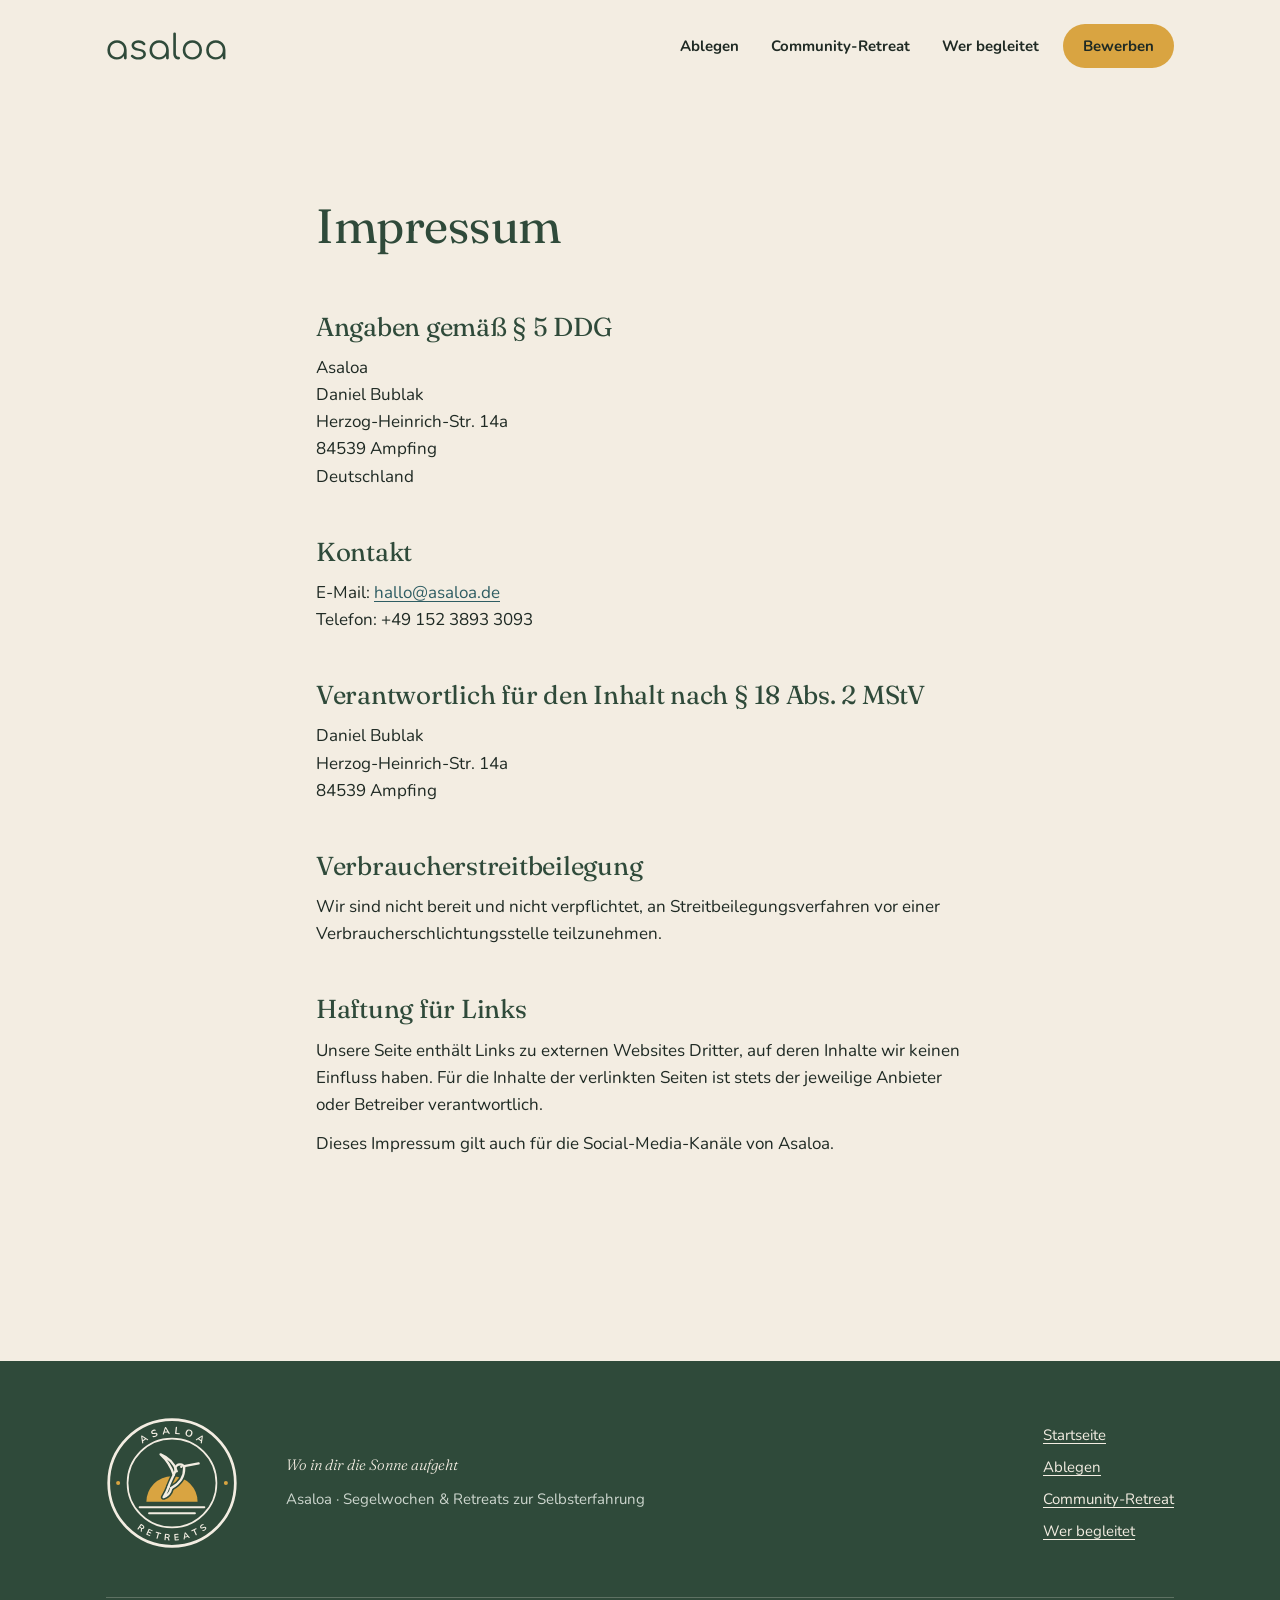
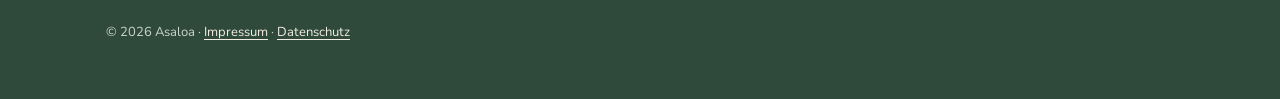
<file: impressum.html>
<!doctype html>
<html lang="de">
<head>
<meta charset="utf-8">
<meta name="viewport" content="width=device-width,initial-scale=1,viewport-fit=cover">
<title>Impressum · Asaloa</title>
<meta name="description" content="Impressum von Asaloa">
<meta name="theme-color" content="#2F4A3A">
<link rel="icon" href="favicon.svg" type="image/svg+xml">
<link rel="preload" href="fonts/fraunces-latin-opsz-normal.woff2" as="font" type="font/woff2" crossorigin>
<link rel="preload" href="fonts/nunito-latin-wght-normal.woff2" as="font" type="font/woff2" crossorigin>
<link rel="stylesheet" href="assets/asaloa.css">
<meta name="robots" content="noindex">
</head>
<body>
<header class="site-head">
  <div class="wrap">
    <a class="brand" href="./" aria-label="Asaloa, zur Startseite"><svg xmlns="http://www.w3.org/2000/svg" xmlns:xlink="http://www.w3.org/1999/xlink" viewBox="2.1 -82.1 348.8 86.6" aria-hidden="true" focusable="false"><defs><path id="wm-g0" d="M331 -5Q254 -5 193.0 31.5Q132 68 96.5 131.0Q61 194 61 273Q61 353 97.5 416.0Q134 479 197.0 515.5Q260 552 339 552Q418 552 480.5 515.5Q543 479 579.5 416.0Q616 353 617 273L586 249Q586 177 552.5 119.5Q519 62 461.5 28.5Q404 -5 331 -5ZM339 65Q397 65 442.5 92.0Q488 119 514.5 166.5Q541 214 541 273Q541 333 514.5 380.0Q488 427 442.5 454.5Q397 482 339 482Q282 482 236.0 454.5Q190 427 163.0 380.0Q136 333 136 273Q136 214 163.0 166.5Q190 119 236.0 92.0Q282 65 339 65ZM578 0Q561 0 550.0 10.5Q539 21 539 38V209L558 288L617 273V38Q617 21 606.0 10.5Q595 0 578 0Z"/><path id="wm-g1" d="M281 -5Q222 -5 164.0 15.0Q106 35 70 75Q59 87 61.0 102.0Q63 117 76 128Q90 138 105.0 136.0Q120 134 130 123Q154 95 193.5 80.0Q233 65 281 65Q355 65 388.0 90.5Q421 116 422 152Q422 188 388.0 211.5Q354 235 276 248Q175 264 128.0 304.0Q81 344 81 399Q81 450 108.0 484.0Q135 518 180.0 535.0Q225 552 279 552Q346 552 394.5 529.0Q443 506 473 467Q483 454 481.0 440.0Q479 426 465 417Q453 410 437.5 412.5Q422 415 411 427Q386 456 353.0 469.5Q320 483 277 483Q222 483 189.0 460.5Q156 438 156 404Q156 381 168.5 364.0Q181 347 211.5 334.0Q242 321 297 312Q372 300 415.5 276.5Q459 253 477.5 221.5Q496 190 496 153Q496 106 468.5 70.5Q441 35 392.5 15.0Q344 -5 281 -5Z"/><path id="wm-g2" d="M208 0Q168 0 136.5 22.0Q105 44 87.5 83.0Q70 122 70 173V743Q70 760 80.5 770.5Q91 781 108 781Q125 781 135.5 770.5Q146 760 146 743V173Q146 130 163.5 103.0Q181 76 208 76H233Q248 76 257.0 65.5Q266 55 266 38Q266 21 253.5 10.5Q241 0 221 0Z"/><path id="wm-g3" d="M339 -5Q259 -5 196.0 31.0Q133 67 97.0 130.0Q61 193 61 273Q61 354 97.0 417.0Q133 480 196.0 516.0Q259 552 339 552Q419 552 481.5 516.0Q544 480 580.0 417.0Q616 354 617 273Q617 193 580.5 130.0Q544 67 481.5 31.0Q419 -5 339 -5ZM339 65Q397 65 443.0 92.0Q489 119 515.0 166.0Q541 213 541 273Q541 333 515.0 380.5Q489 428 443.0 455.0Q397 482 339 482Q281 482 235.0 455.0Q189 428 162.5 380.5Q136 333 136 273Q136 213 162.5 166.0Q189 119 235.0 92.0Q281 65 339 65Z"/></defs><g fill="currentColor"><use xlink:href="#wm-g0" transform="translate(0.00 0) scale(0.1000 -0.1000)"/><use xlink:href="#wm-g1" transform="translate(67.70 0) scale(0.1000 -0.1000)"/><use xlink:href="#wm-g0" transform="translate(121.60 0) scale(0.1000 -0.1000)"/><use xlink:href="#wm-g2" transform="translate(189.30 0) scale(0.1000 -0.1000)"/><use xlink:href="#wm-g3" transform="translate(217.50 0) scale(0.1000 -0.1000)"/><use xlink:href="#wm-g0" transform="translate(285.20 0) scale(0.1000 -0.1000)"/></g></svg></a>
    <nav class="nav" aria-label="Hauptmenü">
      <a href="ablegen.html">Ablegen</a>
      <a href="community-retreat.html">Community-Retreat</a>
      <a href="wer-begleitet.html">Wer begleitet</a>
    </nav>
    <a class="btn btn-accent head-cta" href="ablegen.html#bewerben">Bewerben</a>
  </div>
</header>
<main class="section"><div class="wrap legal-page"><h1>Impressum</h1>
<h2>Angaben gemäß § 5 DDG</h2>
<p>Asaloa<br>Daniel Bublak<br>Herzog-Heinrich-Str. 14a<br>84539 Ampfing<br>Deutschland</p>
<h2>Kontakt</h2>
<p>E-Mail: <a href="mailto:hallo@asaloa.de">hallo@asaloa.de</a><br>Telefon: +49 152 3893 3093</p>
<h2>Verantwortlich für den Inhalt nach § 18 Abs. 2 MStV</h2>
<p>Daniel Bublak<br>Herzog-Heinrich-Str. 14a<br>84539 Ampfing</p>
<h2>Verbraucherstreitbeilegung</h2>
<p>Wir sind nicht bereit und nicht verpflichtet, an Streitbeilegungsverfahren vor einer Verbraucherschlichtungsstelle teilzunehmen.</p>
<h2>Haftung für Links</h2>
<p>Unsere Seite enthält Links zu externen Websites Dritter, auf deren Inhalte wir keinen Einfluss haben. Für die Inhalte der verlinkten Seiten ist stets der jeweilige Anbieter oder Betreiber verantwortlich.</p>
<p>Dieses Impressum gilt auch für die Social-Media-Kanäle von Asaloa.</p>
</div></main>

<footer class="site-foot">
  <div class="wrap">
    <svg class="seal" xmlns="http://www.w3.org/2000/svg" xmlns:xlink="http://www.w3.org/1999/xlink" viewBox="2 2 196 196" role="img" aria-label="Asaloa"><defs><path id="sg-g0" d="M84 -8Q60 -8 45.5 3Q31 14 28 32.5Q25 51 35 74L299 659Q312 688 330.5 700.5Q349 713 373 713Q396 713 414.5 700.5Q433 688 446 659L711 74Q722 51 719 32Q716 13 702 2.5Q688 -8 665 -8Q637 -8 621.5 5.5Q606 19 594 47L529 198L583 163H161L215 198L151 47Q138 18 124 5Q110 -8 84 -8ZM371 566 231 233 205 265H539L514 233L373 566Z"/><path id="sg-g1" d="M320 -10Q276 -10 232 -3.5Q188 3 149 16.5Q110 30 79 50Q61 62 54 79Q47 96 49.5 112.5Q52 129 62.5 141.5Q73 154 89 157Q105 160 124 148Q168 122 217 110Q266 98 320 98Q399 98 435 124.5Q471 151 471 193Q471 228 445.5 248Q420 268 358 281L248 304Q153 324 106.5 371.5Q60 419 60 497Q60 546 80 586Q100 626 136.5 655Q173 684 223.5 699.5Q274 715 335 715Q395 715 449 700Q503 685 546 656Q562 645 567.5 629Q573 613 570 597.5Q567 582 556 571Q545 560 528.5 558Q512 556 491 568Q454 589 416 598Q378 607 334 607Q288 607 255 594Q222 581 204.5 557.5Q187 534 187 502Q187 466 211 444.5Q235 423 293 411L402 388Q501 367 549.5 322Q598 277 598 202Q598 154 578.5 115Q559 76 522.5 48Q486 20 435 5Q384 -10 320 -10Z"/><path id="sg-g2" d="M142 0Q111 0 94 17.5Q77 35 77 66V643Q77 675 93.5 691.5Q110 708 141 708Q172 708 188.5 691.5Q205 675 205 643V109H495Q522 109 536.5 95Q551 81 551 55Q551 29 536.5 14.5Q522 0 495 0Z"/><path id="sg-g3" d="M393 -10Q291 -10 214.5 35Q138 80 96 161.5Q54 243 54 353Q54 436 78 502.5Q102 569 146.5 616.5Q191 664 253.5 689.5Q316 715 393 715Q496 715 572 670.5Q648 626 690 545Q732 464 732 354Q732 271 708 204Q684 137 639.5 89Q595 41 532.5 15.5Q470 -10 393 -10ZM393 100Q458 100 503.5 130Q549 160 573.5 217Q598 274 598 353Q598 473 544.5 539Q491 605 393 605Q329 605 283 575.5Q237 546 212.5 489.5Q188 433 188 353Q188 234 242 167Q296 100 393 100Z"/><path id="sg-g4" d="M141 -8Q110 -8 93.5 9.5Q77 27 77 58V640Q77 672 94 688.5Q111 705 142 705H383Q499 705 562 649.5Q625 594 625 494Q625 429 596.5 382Q568 335 514 310Q460 285 383 285L392 300H425Q466 300 496.5 280Q527 260 550 217L625 78Q637 57 636 37Q635 17 621 4.5Q607 -8 580 -8Q553 -8 536 3.5Q519 15 506 39L405 225Q387 259 362.5 270.5Q338 282 300 282H205V58Q205 27 189 9.5Q173 -8 141 -8ZM205 377H361Q430 377 465.5 405.5Q501 434 501 491Q501 547 465.5 575.5Q430 604 361 604H205Z"/><path id="sg-g5" d="M145 0Q112 0 94.5 17.5Q77 35 77 68V637Q77 670 94.5 687.5Q112 705 145 705H502Q527 705 540.5 692Q554 679 554 655Q554 630 540.5 616.5Q527 603 502 603H200V409H480Q506 409 519 396Q532 383 532 358Q532 333 519 320Q506 307 480 307H200V102H502Q527 102 540.5 89Q554 76 554 51Q554 26 540.5 13Q527 0 502 0Z"/><path id="sg-g6" d="M311 -8Q280 -8 263.5 9.5Q247 27 247 58V598H52Q26 598 11.5 612.5Q-3 627 -3 652Q-3 678 11.5 691.5Q26 705 52 705H570Q596 705 610.5 691.5Q625 678 625 652Q625 627 610.5 612.5Q596 598 570 598H375V58Q375 27 359 9.5Q343 -8 311 -8Z"/></defs><circle cx="100" cy="100" r="94" fill="none" stroke="currentColor" stroke-width="4"/><circle cx="100" cy="100" r="66" fill="none" stroke="currentColor" stroke-width="2.5"/><g fill="currentColor"><use xlink:href="#sg-g0" transform="translate(60.49 38.61) rotate(-32.76) translate(-5.58 0.00) scale(0.0150 -0.0150)"/><use xlink:href="#sg-g1" transform="translate(75.36 31.28) rotate(-19.73) translate(-4.73 0.00) scale(0.0150 -0.0150)"/><use xlink:href="#sg-g0" transform="translate(91.50 27.50) rotate(-6.69) translate(-5.58 0.00) scale(0.0150 -0.0150)"/><use xlink:href="#sg-g2" transform="translate(107.56 27.39) rotate(5.95) translate(-4.21 0.00) scale(0.0150 -0.0150)"/><use xlink:href="#sg-g3" transform="translate(123.55 30.90) rotate(18.82) translate(-5.89 0.00) scale(0.0150 -0.0150)"/><use xlink:href="#sg-g0" transform="translate(139.51 38.61) rotate(32.76) translate(-5.58 0.00) scale(0.0150 -0.0150)"/></g><g fill="currentColor"><use xlink:href="#sg-g4" transform="translate(51.46 170.39) rotate(34.59) translate(-4.63 0.00) scale(0.0135 -0.0135)"/><use xlink:href="#sg-g5" transform="translate(64.25 177.67) rotate(24.72) translate(-4.03 0.00) scale(0.0135 -0.0135)"/><use xlink:href="#sg-g6" transform="translate(77.68 182.53) rotate(15.14) translate(-4.19 0.00) scale(0.0135 -0.0135)"/><use xlink:href="#sg-g4" transform="translate(92.32 185.15) rotate(5.15) translate(-4.63 0.00) scale(0.0135 -0.0135)"/><use xlink:href="#sg-g5" transform="translate(107.04 185.21) rotate(-4.72) translate(-4.03 0.00) scale(0.0135 -0.0135)"/><use xlink:href="#sg-g0" transform="translate(121.93 182.64) rotate(-14.86) translate(-5.02 0.00) scale(0.0135 -0.0135)"/><use xlink:href="#sg-g6" transform="translate(136.28 177.42) rotate(-25.10) translate(-4.19 0.00) scale(0.0135 -0.0135)"/><use xlink:href="#sg-g1" transform="translate(148.84 170.18) rotate(-34.84) translate(-4.26 0.00) scale(0.0135 -0.0135)"/></g><circle cx="20" cy="100" r="3" fill="#D9A441"/><circle cx="180" cy="100" r="3" fill="#D9A441"/><defs><mask id="sg-h6" maskUnits="userSpaceOnUse" x="-100" y="-100" width="400" height="400"><rect x="-100" y="-100" width="400" height="400" fill="#fff"/><g transform="translate(47.05 43.50) scale(0.5)" fill="none" stroke="#000" stroke-width="15.96" stroke-linecap="round" stroke-linejoin="round"><path d="M117 76 A13 13 0 1 1 142 66"/><path d="M142 63 L185 55"/><path d="M117 76 C 115 80, 113 84, 111 89 C 104 104, 98 116, 96 124"/><path d="M142 68 C 143 96, 126 116, 104 128"/><path d="M96 124 C 92 136, 87 145, 81 155 C 93 151, 101 141, 104 128"/><path d="M111 89 C 104 66, 92 46, 72 28 C 96 38, 114 58, 120 78"/></g></mask></defs><g mask="url(#sg-h6)"><path d="M62 128 A38 38 0 0 1 138 128 Z" fill="#D9A441"/></g><g stroke="currentColor" stroke-width="3" stroke-linecap="round"><line x1="52" y1="136" x2="148" y2="136"/><line x1="66" y1="145" x2="134" y2="145"/></g><g transform="translate(47.05 43.50) scale(0.5)" fill="none" stroke="currentColor" stroke-width="6.96" stroke-linecap="round" stroke-linejoin="round"><path d="M117 76 A13 13 0 1 1 142 66"/><path d="M142 63 L185 55"/><path d="M117 76 C 115 80, 113 84, 111 89 C 104 104, 98 116, 96 124"/><path d="M142 68 C 143 96, 126 116, 104 128"/><path d="M96 124 C 92 136, 87 145, 81 155 C 93 151, 101 141, 104 128"/><path d="M111 89 C 104 66, 92 46, 72 28 C 96 38, 114 58, 120 78"/></g><g transform="translate(47.05 43.50) scale(0.5)"><circle cx="133.5" cy="65" r="3.48" fill="currentColor"/></g></svg>
    <div class="foot-text">
      <p class="quote">Wo in dir die Sonne aufgeht</p>
      <p>Asaloa · Segelwochen &amp; Retreats zur Selbsterfahrung</p>
    </div>
    <nav class="foot-links" aria-label="Fußzeile">
      <a href="./">Startseite</a>
      <a href="ablegen.html">Ablegen</a>
      <a href="community-retreat.html">Community-Retreat</a>
      <a href="wer-begleitet.html">Wer begleitet</a>
    </nav>
    <p class="legal">© 2026 Asaloa · <a href="impressum.html">Impressum</a> · <a href="datenschutz.html">Datenschutz</a></p>
  </div>
</footer>
<script src="assets/asaloa.js" defer></script>
</body>
</html>
</file>
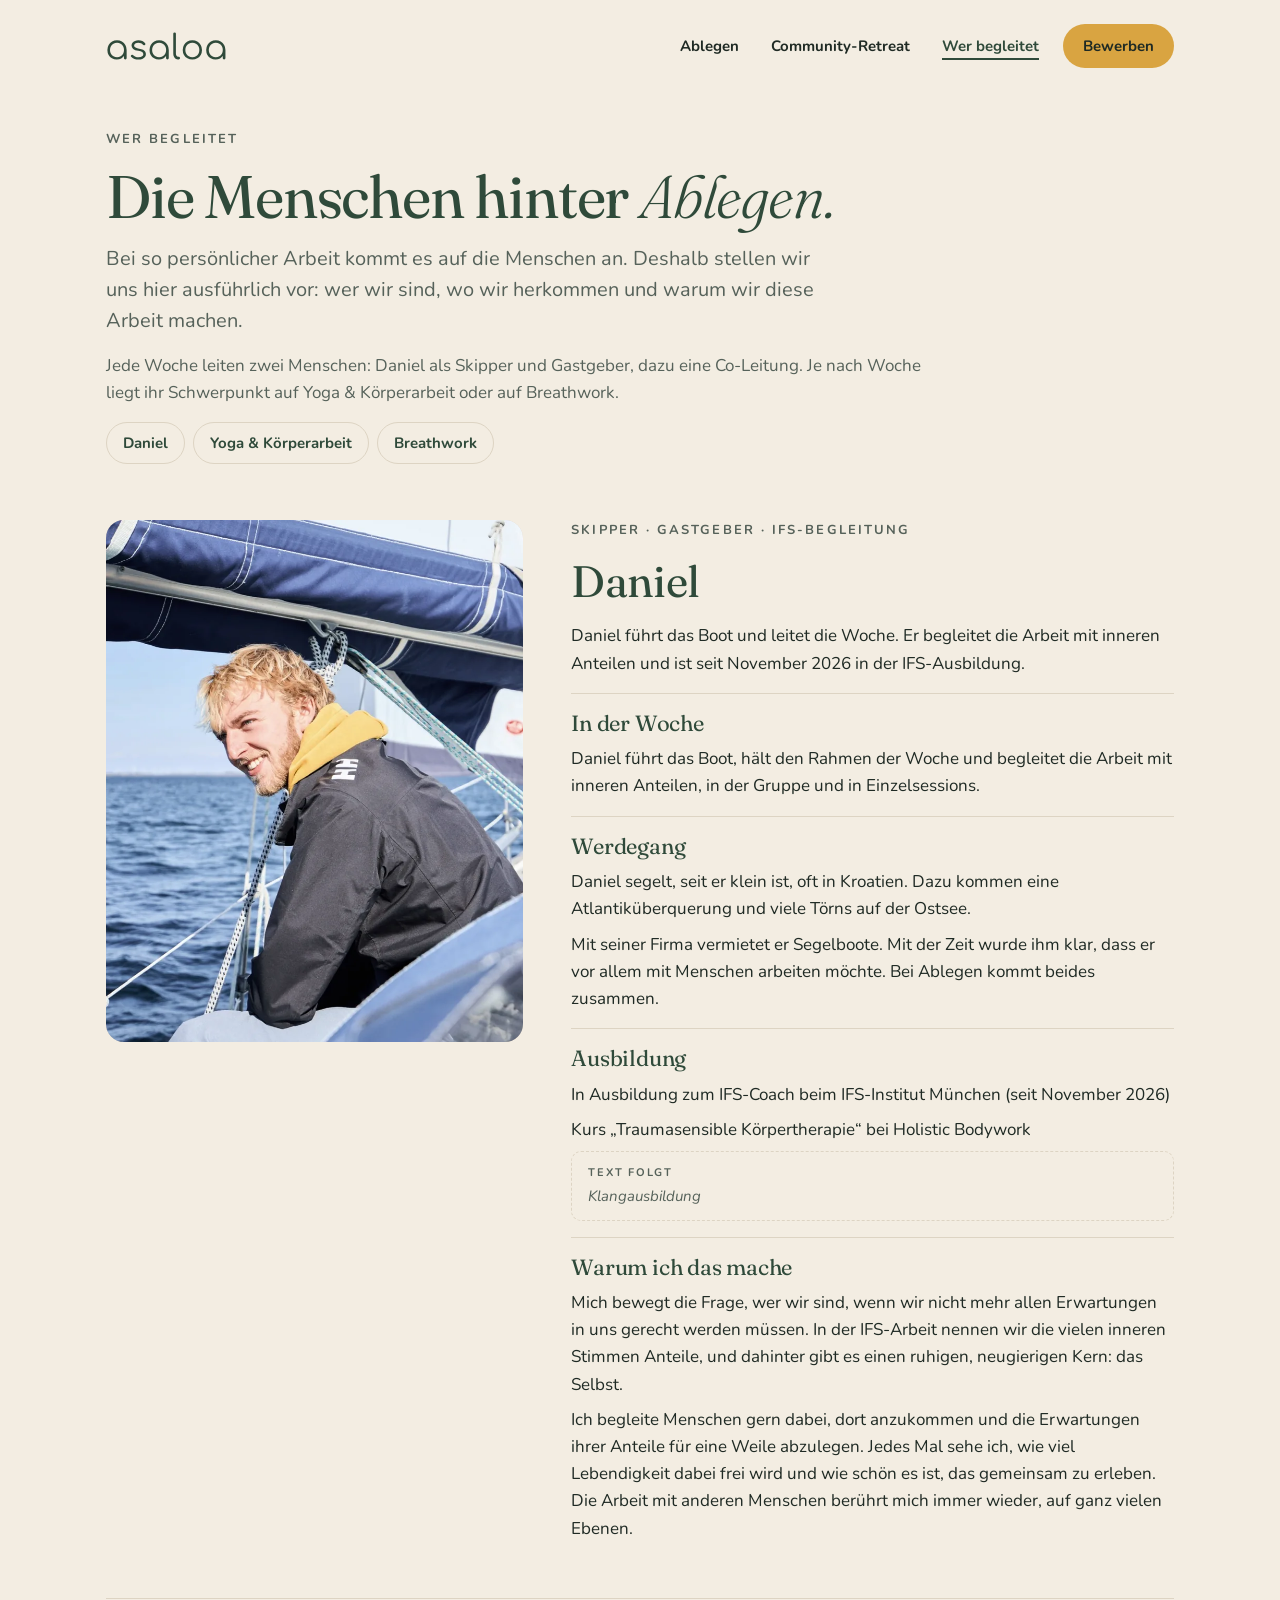
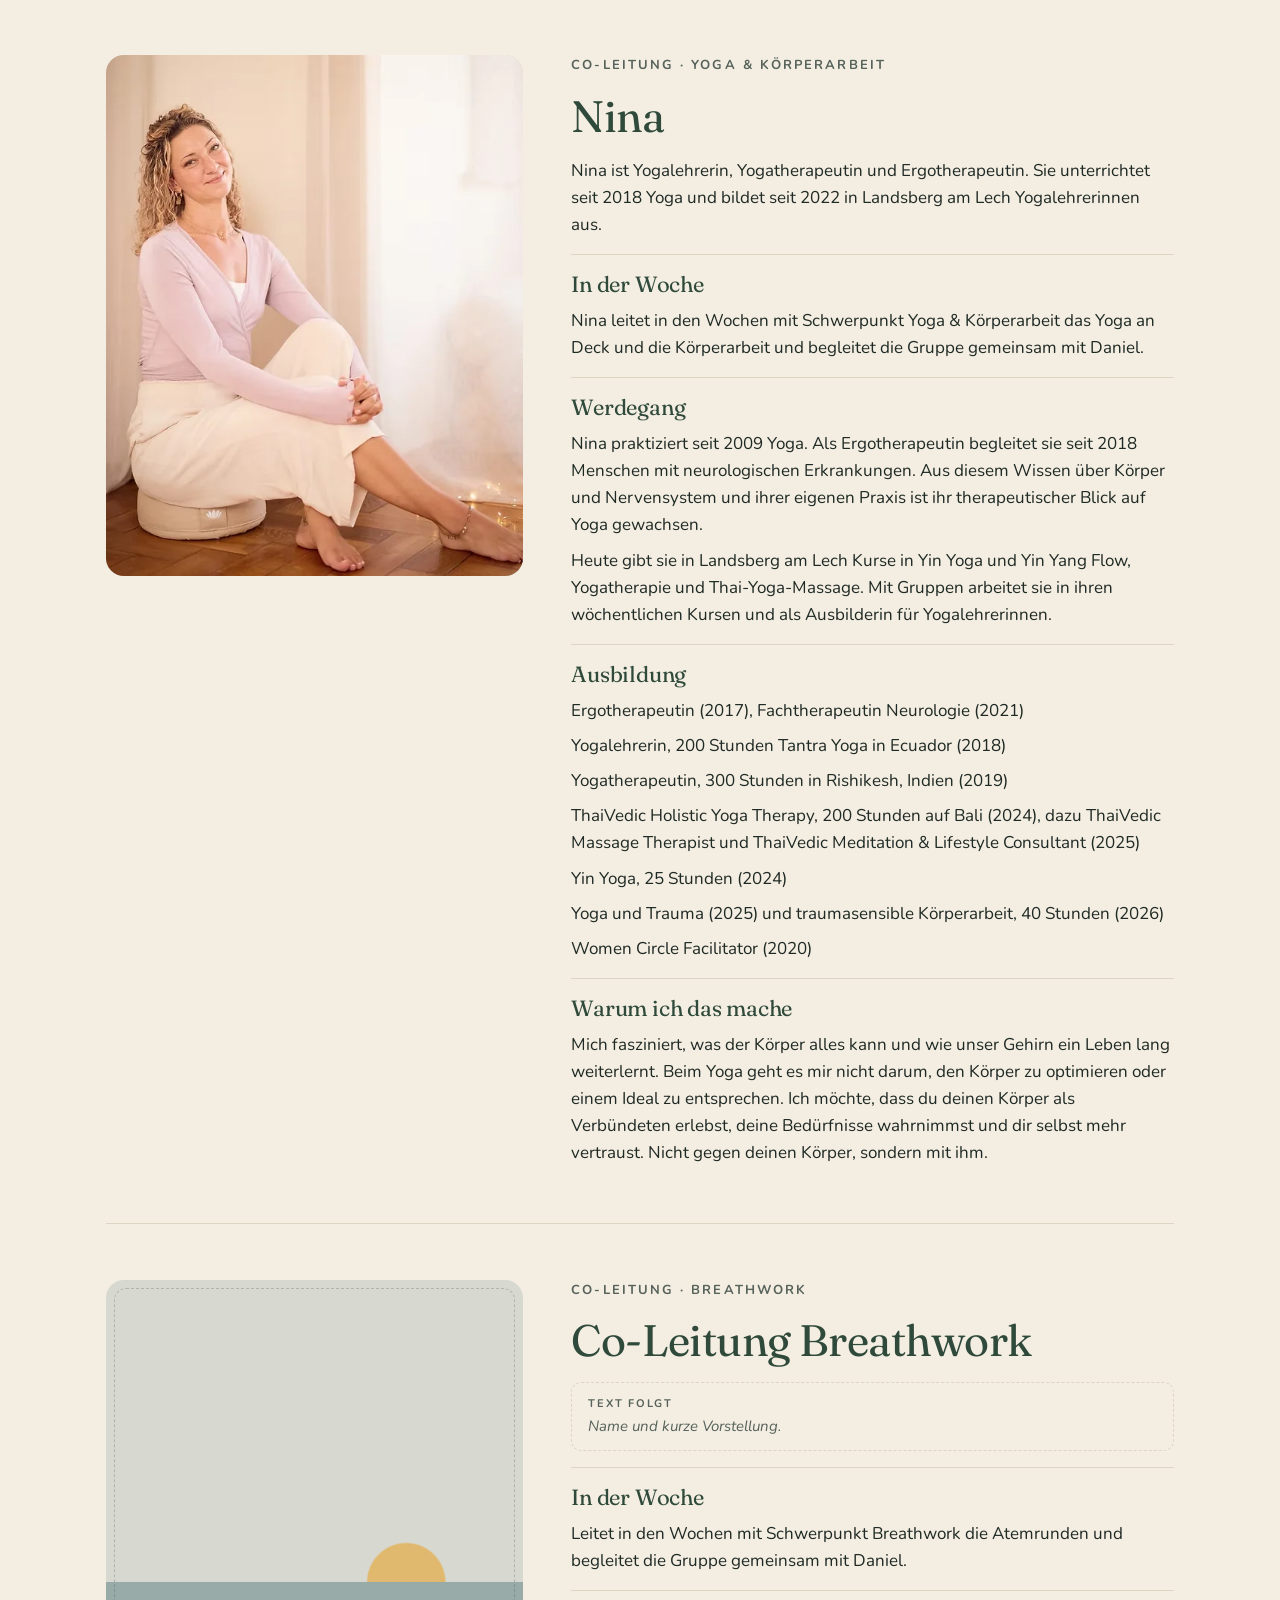
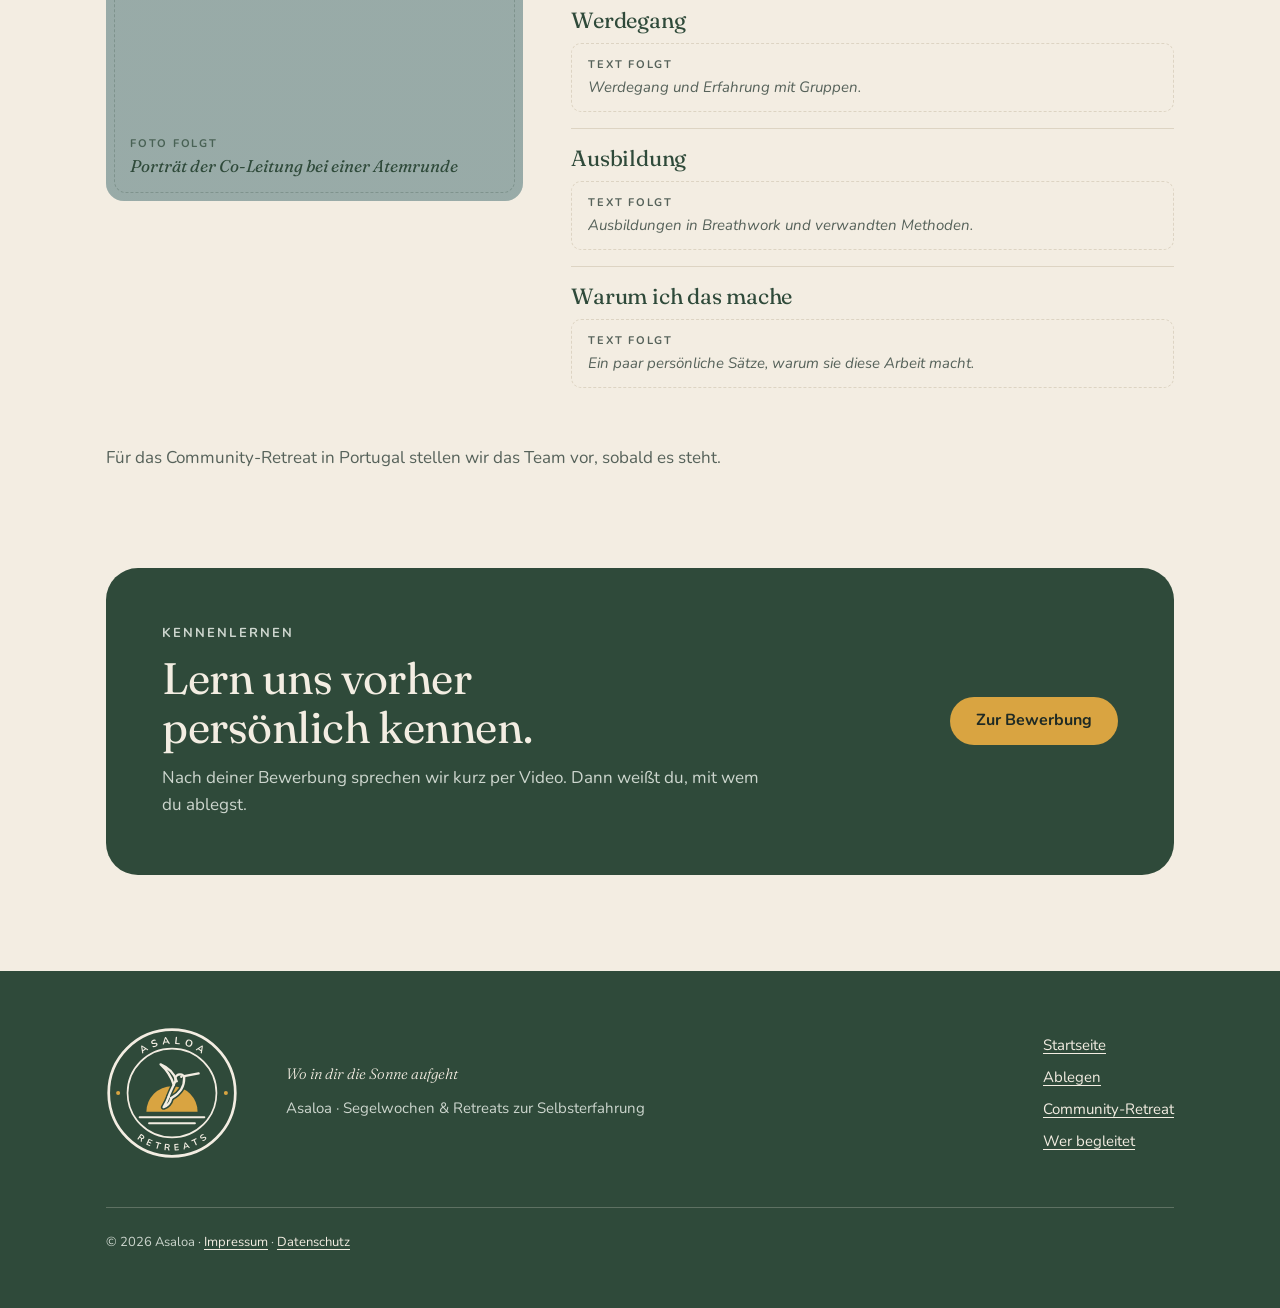
<file: wer-begleitet.html>
<!doctype html>
<html lang="de">
<head>
<meta charset="utf-8">
<meta name="viewport" content="width=device-width,initial-scale=1,viewport-fit=cover">
<title>Wer begleitet · Asaloa</title>
<meta name="description" content="Wer die Segelwochen von Asaloa begleitet: Daniel als Skipper und IFS-Begleiter, Nina für Yoga &amp; Körperarbeit und die Co-Leitung für Breathwork.">
<meta name="theme-color" content="#2F4A3A">
<link rel="icon" href="favicon.svg" type="image/svg+xml">
<link rel="preload" href="fonts/fraunces-latin-opsz-normal.woff2" as="font" type="font/woff2" crossorigin>
<link rel="preload" href="fonts/nunito-latin-wght-normal.woff2" as="font" type="font/woff2" crossorigin>
<link rel="stylesheet" href="assets/asaloa.css">
<meta property="og:title" content="Wer begleitet · Asaloa">
<meta property="og:description" content="Wer die Segelwochen von Asaloa begleitet: Daniel als Skipper und IFS-Begleiter, Nina für Yoga &amp; Körperarbeit und die Co-Leitung für Breathwork.">
<meta property="og:type" content="website">
<meta property="og:url" content="https://asaloa.de/wer-begleitet.html">
<meta property="og:locale" content="de_DE">
</head>
<body>
<header class="site-head">
  <div class="wrap">
    <a class="brand" href="./" aria-label="Asaloa, zur Startseite"><svg xmlns="http://www.w3.org/2000/svg" xmlns:xlink="http://www.w3.org/1999/xlink" viewBox="2.1 -82.1 348.8 86.6" aria-hidden="true" focusable="false"><defs><path id="wm-g0" d="M331 -5Q254 -5 193.0 31.5Q132 68 96.5 131.0Q61 194 61 273Q61 353 97.5 416.0Q134 479 197.0 515.5Q260 552 339 552Q418 552 480.5 515.5Q543 479 579.5 416.0Q616 353 617 273L586 249Q586 177 552.5 119.5Q519 62 461.5 28.5Q404 -5 331 -5ZM339 65Q397 65 442.5 92.0Q488 119 514.5 166.5Q541 214 541 273Q541 333 514.5 380.0Q488 427 442.5 454.5Q397 482 339 482Q282 482 236.0 454.5Q190 427 163.0 380.0Q136 333 136 273Q136 214 163.0 166.5Q190 119 236.0 92.0Q282 65 339 65ZM578 0Q561 0 550.0 10.5Q539 21 539 38V209L558 288L617 273V38Q617 21 606.0 10.5Q595 0 578 0Z"/><path id="wm-g1" d="M281 -5Q222 -5 164.0 15.0Q106 35 70 75Q59 87 61.0 102.0Q63 117 76 128Q90 138 105.0 136.0Q120 134 130 123Q154 95 193.5 80.0Q233 65 281 65Q355 65 388.0 90.5Q421 116 422 152Q422 188 388.0 211.5Q354 235 276 248Q175 264 128.0 304.0Q81 344 81 399Q81 450 108.0 484.0Q135 518 180.0 535.0Q225 552 279 552Q346 552 394.5 529.0Q443 506 473 467Q483 454 481.0 440.0Q479 426 465 417Q453 410 437.5 412.5Q422 415 411 427Q386 456 353.0 469.5Q320 483 277 483Q222 483 189.0 460.5Q156 438 156 404Q156 381 168.5 364.0Q181 347 211.5 334.0Q242 321 297 312Q372 300 415.5 276.5Q459 253 477.5 221.5Q496 190 496 153Q496 106 468.5 70.5Q441 35 392.5 15.0Q344 -5 281 -5Z"/><path id="wm-g2" d="M208 0Q168 0 136.5 22.0Q105 44 87.5 83.0Q70 122 70 173V743Q70 760 80.5 770.5Q91 781 108 781Q125 781 135.5 770.5Q146 760 146 743V173Q146 130 163.5 103.0Q181 76 208 76H233Q248 76 257.0 65.5Q266 55 266 38Q266 21 253.5 10.5Q241 0 221 0Z"/><path id="wm-g3" d="M339 -5Q259 -5 196.0 31.0Q133 67 97.0 130.0Q61 193 61 273Q61 354 97.0 417.0Q133 480 196.0 516.0Q259 552 339 552Q419 552 481.5 516.0Q544 480 580.0 417.0Q616 354 617 273Q617 193 580.5 130.0Q544 67 481.5 31.0Q419 -5 339 -5ZM339 65Q397 65 443.0 92.0Q489 119 515.0 166.0Q541 213 541 273Q541 333 515.0 380.5Q489 428 443.0 455.0Q397 482 339 482Q281 482 235.0 455.0Q189 428 162.5 380.5Q136 333 136 273Q136 213 162.5 166.0Q189 119 235.0 92.0Q281 65 339 65Z"/></defs><g fill="currentColor"><use xlink:href="#wm-g0" transform="translate(0.00 0) scale(0.1000 -0.1000)"/><use xlink:href="#wm-g1" transform="translate(67.70 0) scale(0.1000 -0.1000)"/><use xlink:href="#wm-g0" transform="translate(121.60 0) scale(0.1000 -0.1000)"/><use xlink:href="#wm-g2" transform="translate(189.30 0) scale(0.1000 -0.1000)"/><use xlink:href="#wm-g3" transform="translate(217.50 0) scale(0.1000 -0.1000)"/><use xlink:href="#wm-g0" transform="translate(285.20 0) scale(0.1000 -0.1000)"/></g></svg></a>
    <nav class="nav" aria-label="Hauptmenü">
      <a href="ablegen.html">Ablegen</a>
      <a href="community-retreat.html">Community-Retreat</a>
      <a href="wer-begleitet.html" aria-current="page">Wer begleitet</a>
    </nav>
    <a class="btn btn-accent head-cta" href="ablegen.html#bewerben">Bewerben</a>
  </div>
</header>
<main>
  <section class="wrap page-head" aria-labelledby="page-title">
    <div class="head">
      <span class="label">Wer begleitet</span>
      <h1 class="page-title" id="page-title">Die Menschen hinter <em>Ablegen.</em></h1>
      <p class="lead muted">Bei so persönlicher Arbeit kommt es auf die Menschen an. Deshalb stellen wir uns hier ausführlich vor: wer wir sind, wo wir herkommen und warum wir diese Arbeit machen.</p>
      <p class="muted">Jede Woche leiten zwei Menschen: Daniel als Skipper und Gastgeber, dazu eine Co-Leitung. Je nach Woche liegt ihr Schwerpunkt auf Yoga &amp; Körperarbeit oder auf Breathwork.</p>
    </div>
    <nav class="jump" aria-label="Personen auf dieser Seite">
      <a href="#daniel">Daniel</a>
      <a href="#yoga">Yoga &amp; Körperarbeit</a>
      <a href="#breathwork">Breathwork</a>
    </nav>
  </section>

  <section class="section pt0" aria-label="Profile">
    <div class="wrap">
      <article class="profile" id="daniel">
        <figure class="bild r-4x5 t-holz" data-bild="team-daniel"><img src="img/team-daniel.webp" alt="Daniel sitzt lachend an Deck eines Segelboots, hinter ihm das offene Meer" width="800" height="1000" loading="lazy"></figure>
        <div class="profile-text">
          <span class="role">Skipper · Gastgeber · IFS-Begleitung</span>
          <h2>Daniel</h2>
          <p>Daniel führt das Boot und leitet die Woche. Er begleitet die Arbeit mit inneren Anteilen und ist seit November 2026 in der IFS-Ausbildung.</p>
          <div class="profile-block"><h3>In der Woche</h3><p>Daniel führt das Boot, hält den Rahmen der Woche und begleitet die Arbeit mit inneren Anteilen, in der Gruppe und in Einzelsessions.</p></div>
          <div class="profile-block"><h3>Werdegang</h3><p>Daniel segelt, seit er klein ist, oft in Kroatien. Dazu kommen eine Atlantiküberquerung und viele Törns auf der Ostsee.</p><p>Mit seiner Firma vermietet er Segelboote. Mit der Zeit wurde ihm klar, dass er vor allem mit Menschen arbeiten möchte. Bei Ablegen kommt beides zusammen.</p></div>
          <div class="profile-block"><h3>Ausbildung</h3><p>In Ausbildung zum IFS-Coach beim IFS-Institut München (seit November 2026)</p><p>Kurs „Traumasensible Körpertherapie“ bei Holistic Bodywork</p><p class="platzhalter"><span>Text folgt</span>Klangausbildung</p></div>
          <div class="profile-block"><h3>Warum ich das mache</h3><p>Mich bewegt die Frage, wer wir sind, wenn wir nicht mehr allen Erwartungen in uns gerecht werden müssen. In der IFS-Arbeit nennen wir die vielen inneren Stimmen Anteile, und dahinter gibt es einen ruhigen, neugierigen Kern: das Selbst.</p><p>Ich begleite Menschen gern dabei, dort anzukommen und die Erwartungen ihrer Anteile für eine Weile abzulegen. Jedes Mal sehe ich, wie viel Lebendigkeit dabei frei wird und wie schön es ist, das gemeinsam zu erleben. Die Arbeit mit anderen Menschen berührt mich immer wieder, auf ganz vielen Ebenen.</p></div>
        </div>
      </article>
      <article class="profile" id="yoga">
        <figure class="bild r-4x5" data-bild="team-yoga"><img src="img/team-yoga.webp" alt="Nina sitzt lächelnd auf einem Meditationskissen" width="555" height="694" loading="lazy"></figure>
        <div class="profile-text">
          <span class="role">Co-Leitung · Yoga &amp; Körperarbeit</span>
          <h2>Nina</h2>
          <p>Nina ist Yogalehrerin, Yogatherapeutin und Ergotherapeutin. Sie unterrichtet seit 2018 Yoga und bildet seit 2022 in Landsberg am Lech Yogalehrerinnen aus.</p>
          <div class="profile-block"><h3>In der Woche</h3><p>Nina leitet in den Wochen mit Schwerpunkt Yoga &amp; Körperarbeit das Yoga an Deck und die Körperarbeit und begleitet die Gruppe gemeinsam mit Daniel.</p></div>
          <div class="profile-block"><h3>Werdegang</h3><p>Nina praktiziert seit 2009 Yoga. Als Ergotherapeutin begleitet sie seit 2018 Menschen mit neurologischen Erkrankungen. Aus diesem Wissen über Körper und Nervensystem und ihrer eigenen Praxis ist ihr therapeutischer Blick auf Yoga gewachsen.</p><p>Heute gibt sie in Landsberg am Lech Kurse in Yin Yoga und Yin Yang Flow, Yogatherapie und Thai-Yoga-Massage. Mit Gruppen arbeitet sie in ihren wöchentlichen Kursen und als Ausbilderin für Yogalehrerinnen.</p></div>
          <div class="profile-block"><h3>Ausbildung</h3><p>Ergotherapeutin (2017), Fachtherapeutin Neurologie (2021)</p><p>Yogalehrerin, 200 Stunden Tantra Yoga in Ecuador (2018)</p><p>Yogatherapeutin, 300 Stunden in Rishikesh, Indien (2019)</p><p>ThaiVedic Holistic Yoga Therapy, 200 Stunden auf Bali (2024), dazu ThaiVedic Massage Therapist und ThaiVedic Meditation &amp; Lifestyle Consultant (2025)</p><p>Yin Yoga, 25 Stunden (2024)</p><p>Yoga und Trauma (2025) und traumasensible Körperarbeit, 40 Stunden (2026)</p><p>Women Circle Facilitator (2020)</p></div>
          <div class="profile-block"><h3>Warum ich das mache</h3><p>Mich fasziniert, was der Körper alles kann und wie unser Gehirn ein Leben lang weiterlernt. Beim Yoga geht es mir nicht darum, den Körper zu optimieren oder einem Ideal zu entsprechen. Ich möchte, dass du deinen Körper als Verbündeten erlebst, deine Bedürfnisse wahrnimmst und dir selbst mehr vertraust. Nicht gegen deinen Körper, sondern mit ihm.</p></div>
        </div>
      </article>
      <article class="profile" id="breathwork">
        <figure class="bild r-4x5 t-meer" data-bild="team-breathwork"><div class="bild-platz" role="img" aria-label="Platzhalter für ein Foto: Porträt der Co-Leitung bei einer Atemrunde"><span class="bild-tag">Foto folgt</span><span class="bild-motiv">Porträt der Co-Leitung bei einer Atemrunde</span></div></figure>
        <div class="profile-text">
          <span class="role">Co-Leitung · Breathwork</span>
          <h2>Co-Leitung Breathwork</h2>
          <p class="platzhalter"><span>Text folgt</span>Name und kurze Vorstellung.</p>
          <div class="profile-block"><h3>In der Woche</h3><p>Leitet in den Wochen mit Schwerpunkt Breathwork die Atemrunden und begleitet die Gruppe gemeinsam mit Daniel.</p></div>
          <div class="profile-block"><h3>Werdegang</h3><p class="platzhalter"><span>Text folgt</span>Werdegang und Erfahrung mit Gruppen.</p></div>
          <div class="profile-block"><h3>Ausbildung</h3><p class="platzhalter"><span>Text folgt</span>Ausbildungen in Breathwork und verwandten Methoden.</p></div>
          <div class="profile-block"><h3>Warum ich das mache</h3><p class="platzhalter"><span>Text folgt</span>Ein paar persönliche Sätze, warum sie diese Arbeit macht.</p></div>
        </div>
      </article>
    </div>
    <div class="wrap"><p class="muted">Für das Community-Retreat in Portugal stellen wir das Team vor, sobald es steht.</p></div>
  </section>

  <section class="wrap" aria-labelledby="cta-title">
    <div class="cta-band">
      <div class="head">
        <span class="label">Kennenlernen</span>
        <h2 id="cta-title">Lern uns vorher persönlich kennen.</h2>
        <p>Nach deiner Bewerbung sprechen wir kurz per Video. Dann weißt du, mit wem du ablegst.</p>
      </div>
      <a class="btn btn-accent" href="ablegen.html#bewerben">Zur Bewerbung</a>
    </div>
  </section>
</main>

<footer class="site-foot">
  <div class="wrap">
    <svg class="seal" xmlns="http://www.w3.org/2000/svg" xmlns:xlink="http://www.w3.org/1999/xlink" viewBox="2 2 196 196" role="img" aria-label="Asaloa"><defs><path id="sg-g0" d="M84 -8Q60 -8 45.5 3Q31 14 28 32.5Q25 51 35 74L299 659Q312 688 330.5 700.5Q349 713 373 713Q396 713 414.5 700.5Q433 688 446 659L711 74Q722 51 719 32Q716 13 702 2.5Q688 -8 665 -8Q637 -8 621.5 5.5Q606 19 594 47L529 198L583 163H161L215 198L151 47Q138 18 124 5Q110 -8 84 -8ZM371 566 231 233 205 265H539L514 233L373 566Z"/><path id="sg-g1" d="M320 -10Q276 -10 232 -3.5Q188 3 149 16.5Q110 30 79 50Q61 62 54 79Q47 96 49.5 112.5Q52 129 62.5 141.5Q73 154 89 157Q105 160 124 148Q168 122 217 110Q266 98 320 98Q399 98 435 124.5Q471 151 471 193Q471 228 445.5 248Q420 268 358 281L248 304Q153 324 106.5 371.5Q60 419 60 497Q60 546 80 586Q100 626 136.5 655Q173 684 223.5 699.5Q274 715 335 715Q395 715 449 700Q503 685 546 656Q562 645 567.5 629Q573 613 570 597.5Q567 582 556 571Q545 560 528.5 558Q512 556 491 568Q454 589 416 598Q378 607 334 607Q288 607 255 594Q222 581 204.5 557.5Q187 534 187 502Q187 466 211 444.5Q235 423 293 411L402 388Q501 367 549.5 322Q598 277 598 202Q598 154 578.5 115Q559 76 522.5 48Q486 20 435 5Q384 -10 320 -10Z"/><path id="sg-g2" d="M142 0Q111 0 94 17.5Q77 35 77 66V643Q77 675 93.5 691.5Q110 708 141 708Q172 708 188.5 691.5Q205 675 205 643V109H495Q522 109 536.5 95Q551 81 551 55Q551 29 536.5 14.5Q522 0 495 0Z"/><path id="sg-g3" d="M393 -10Q291 -10 214.5 35Q138 80 96 161.5Q54 243 54 353Q54 436 78 502.5Q102 569 146.5 616.5Q191 664 253.5 689.5Q316 715 393 715Q496 715 572 670.5Q648 626 690 545Q732 464 732 354Q732 271 708 204Q684 137 639.5 89Q595 41 532.5 15.5Q470 -10 393 -10ZM393 100Q458 100 503.5 130Q549 160 573.5 217Q598 274 598 353Q598 473 544.5 539Q491 605 393 605Q329 605 283 575.5Q237 546 212.5 489.5Q188 433 188 353Q188 234 242 167Q296 100 393 100Z"/><path id="sg-g4" d="M141 -8Q110 -8 93.5 9.5Q77 27 77 58V640Q77 672 94 688.5Q111 705 142 705H383Q499 705 562 649.5Q625 594 625 494Q625 429 596.5 382Q568 335 514 310Q460 285 383 285L392 300H425Q466 300 496.5 280Q527 260 550 217L625 78Q637 57 636 37Q635 17 621 4.5Q607 -8 580 -8Q553 -8 536 3.5Q519 15 506 39L405 225Q387 259 362.5 270.5Q338 282 300 282H205V58Q205 27 189 9.5Q173 -8 141 -8ZM205 377H361Q430 377 465.5 405.5Q501 434 501 491Q501 547 465.5 575.5Q430 604 361 604H205Z"/><path id="sg-g5" d="M145 0Q112 0 94.5 17.5Q77 35 77 68V637Q77 670 94.5 687.5Q112 705 145 705H502Q527 705 540.5 692Q554 679 554 655Q554 630 540.5 616.5Q527 603 502 603H200V409H480Q506 409 519 396Q532 383 532 358Q532 333 519 320Q506 307 480 307H200V102H502Q527 102 540.5 89Q554 76 554 51Q554 26 540.5 13Q527 0 502 0Z"/><path id="sg-g6" d="M311 -8Q280 -8 263.5 9.5Q247 27 247 58V598H52Q26 598 11.5 612.5Q-3 627 -3 652Q-3 678 11.5 691.5Q26 705 52 705H570Q596 705 610.5 691.5Q625 678 625 652Q625 627 610.5 612.5Q596 598 570 598H375V58Q375 27 359 9.5Q343 -8 311 -8Z"/></defs><circle cx="100" cy="100" r="94" fill="none" stroke="currentColor" stroke-width="4"/><circle cx="100" cy="100" r="66" fill="none" stroke="currentColor" stroke-width="2.5"/><g fill="currentColor"><use xlink:href="#sg-g0" transform="translate(60.49 38.61) rotate(-32.76) translate(-5.58 0.00) scale(0.0150 -0.0150)"/><use xlink:href="#sg-g1" transform="translate(75.36 31.28) rotate(-19.73) translate(-4.73 0.00) scale(0.0150 -0.0150)"/><use xlink:href="#sg-g0" transform="translate(91.50 27.50) rotate(-6.69) translate(-5.58 0.00) scale(0.0150 -0.0150)"/><use xlink:href="#sg-g2" transform="translate(107.56 27.39) rotate(5.95) translate(-4.21 0.00) scale(0.0150 -0.0150)"/><use xlink:href="#sg-g3" transform="translate(123.55 30.90) rotate(18.82) translate(-5.89 0.00) scale(0.0150 -0.0150)"/><use xlink:href="#sg-g0" transform="translate(139.51 38.61) rotate(32.76) translate(-5.58 0.00) scale(0.0150 -0.0150)"/></g><g fill="currentColor"><use xlink:href="#sg-g4" transform="translate(51.46 170.39) rotate(34.59) translate(-4.63 0.00) scale(0.0135 -0.0135)"/><use xlink:href="#sg-g5" transform="translate(64.25 177.67) rotate(24.72) translate(-4.03 0.00) scale(0.0135 -0.0135)"/><use xlink:href="#sg-g6" transform="translate(77.68 182.53) rotate(15.14) translate(-4.19 0.00) scale(0.0135 -0.0135)"/><use xlink:href="#sg-g4" transform="translate(92.32 185.15) rotate(5.15) translate(-4.63 0.00) scale(0.0135 -0.0135)"/><use xlink:href="#sg-g5" transform="translate(107.04 185.21) rotate(-4.72) translate(-4.03 0.00) scale(0.0135 -0.0135)"/><use xlink:href="#sg-g0" transform="translate(121.93 182.64) rotate(-14.86) translate(-5.02 0.00) scale(0.0135 -0.0135)"/><use xlink:href="#sg-g6" transform="translate(136.28 177.42) rotate(-25.10) translate(-4.19 0.00) scale(0.0135 -0.0135)"/><use xlink:href="#sg-g1" transform="translate(148.84 170.18) rotate(-34.84) translate(-4.26 0.00) scale(0.0135 -0.0135)"/></g><circle cx="20" cy="100" r="3" fill="#D9A441"/><circle cx="180" cy="100" r="3" fill="#D9A441"/><defs><mask id="sg-h6" maskUnits="userSpaceOnUse" x="-100" y="-100" width="400" height="400"><rect x="-100" y="-100" width="400" height="400" fill="#fff"/><g transform="translate(47.05 43.50) scale(0.5)" fill="none" stroke="#000" stroke-width="15.96" stroke-linecap="round" stroke-linejoin="round"><path d="M117 76 A13 13 0 1 1 142 66"/><path d="M142 63 L185 55"/><path d="M117 76 C 115 80, 113 84, 111 89 C 104 104, 98 116, 96 124"/><path d="M142 68 C 143 96, 126 116, 104 128"/><path d="M96 124 C 92 136, 87 145, 81 155 C 93 151, 101 141, 104 128"/><path d="M111 89 C 104 66, 92 46, 72 28 C 96 38, 114 58, 120 78"/></g></mask></defs><g mask="url(#sg-h6)"><path d="M62 128 A38 38 0 0 1 138 128 Z" fill="#D9A441"/></g><g stroke="currentColor" stroke-width="3" stroke-linecap="round"><line x1="52" y1="136" x2="148" y2="136"/><line x1="66" y1="145" x2="134" y2="145"/></g><g transform="translate(47.05 43.50) scale(0.5)" fill="none" stroke="currentColor" stroke-width="6.96" stroke-linecap="round" stroke-linejoin="round"><path d="M117 76 A13 13 0 1 1 142 66"/><path d="M142 63 L185 55"/><path d="M117 76 C 115 80, 113 84, 111 89 C 104 104, 98 116, 96 124"/><path d="M142 68 C 143 96, 126 116, 104 128"/><path d="M96 124 C 92 136, 87 145, 81 155 C 93 151, 101 141, 104 128"/><path d="M111 89 C 104 66, 92 46, 72 28 C 96 38, 114 58, 120 78"/></g><g transform="translate(47.05 43.50) scale(0.5)"><circle cx="133.5" cy="65" r="3.48" fill="currentColor"/></g></svg>
    <div class="foot-text">
      <p class="quote">Wo in dir die Sonne aufgeht</p>
      <p>Asaloa · Segelwochen &amp; Retreats zur Selbsterfahrung</p>
    </div>
    <nav class="foot-links" aria-label="Fußzeile">
      <a href="./">Startseite</a>
      <a href="ablegen.html">Ablegen</a>
      <a href="community-retreat.html">Community-Retreat</a>
      <a href="wer-begleitet.html">Wer begleitet</a>
    </nav>
    <p class="legal">© 2026 Asaloa · <a href="impressum.html">Impressum</a> · <a href="datenschutz.html">Datenschutz</a></p>
  </div>
</footer>
<script src="assets/asaloa.js" defer></script>
</body>
</html>
</file>
<file: assets/asaloa.css>
/* Asaloa – gemeinsames Stylesheet für alle Seiten */
@font-face{font-family:"Fraunces";font-style:normal;font-weight:100 900;font-display:swap;src:url(../fonts/fraunces-latin-opsz-normal.woff2) format("woff2")}
@font-face{font-family:"Fraunces";font-style:italic;font-weight:100 900;font-display:swap;src:url(../fonts/fraunces-latin-opsz-italic.woff2) format("woff2")}
@font-face{font-family:"Nunito";font-style:normal;font-weight:200 1000;font-display:swap;src:url(../fonts/nunito-latin-wght-normal.woff2) format("woff2")}
@font-face{font-family:"Nunito";font-style:italic;font-weight:200 1000;font-display:swap;src:url(../fonts/nunito-latin-wght-italic.woff2) format("woff2")}

/* Layout: weite Kalk-Fläche, eine große Pinie-Fläche als Hero mit aufgehender Sonne,
   die Woche als Kurslinie von Station zu Station, Meer-Fläche für die Arbeit an Bord. */
:root{
  --kalk:#F3EDE2; --pinie:#2F4A3A; --meer:#2E5D63; --ocker:#D9A441; --tinte:#1F2A24;
  --bg:#F3EDE2; --bg-raised:#FFFFFF; --bg-sunken:#E7DFD0;
  --brand-block:#2F4A3A; --sea-block:#2E5D63;
  --ink:#1F2A24; --ink-muted:#56625A; --heading:#2F4A3A; --link:#2E5D63;
  --ink-on-brand:#F3EDE2; --ink-on-brand-muted:#CDD6CE; --line-on-brand:rgba(243,237,226,.24);
  --sea-muted:#CDD6CE; --sea-icon:#D9A441;
  --accent:#D9A441; --on-accent:#1F2A24; --line:#DDD4C3;
  --font-display:"Fraunces", Georgia, "Times New Roman", serif;
  --font-body:"Nunito", system-ui, -apple-system, "Segoe UI", sans-serif;
  --space-2:8px; --space-3:12px; --space-4:16px; --space-6:24px; --space-8:32px; --space-12:48px; --space-14:56px; --space-24:96px;
  --radius-sm:10px; --radius-md:18px; --radius-lg:24px; --radius-xl:32px;
  --gutter:clamp(16px, 5vw, 56px);
  --section:clamp(48px, 9vw, 96px);
}
@media (prefers-color-scheme: dark){
  :root:not([data-theme="light"]){
    --bg:#1A2A21; --bg-raised:#2F4A3A; --bg-sunken:#24392D;
    --brand-block:#3D5E4A; --sea-block:#3A6E75;
    --ink:#F3EDE2; --ink-muted:#B8C2BA; --heading:#F3EDE2; --link:#D9A441;
    --ink-on-brand-muted:#D6DDD7; --line:#3A5446; --sea-muted:#F3EDE2; --sea-icon:#F3EDE2; color-scheme:dark;
  }
}
:root[data-theme="dark"]{
  --bg:#1A2A21; --bg-raised:#2F4A3A; --bg-sunken:#24392D;
  --brand-block:#3D5E4A; --sea-block:#3A6E75;
  --ink:#F3EDE2; --ink-muted:#B8C2BA; --heading:#F3EDE2; --link:#D9A441;
  --ink-on-brand-muted:#D6DDD7; --line:#3A5446; --sea-muted:#F3EDE2; --sea-icon:#F3EDE2; color-scheme:dark;
}

*,*::before,*::after{box-sizing:border-box}
html{scroll-behavior:smooth}
@media (prefers-reduced-motion: reduce){html{scroll-behavior:auto}}
body{background:var(--bg);color:var(--ink);font-family:var(--font-body);font-size:17px;line-height:1.6;-webkit-font-smoothing:antialiased}
a{color:var(--link);text-underline-offset:3px}
a:hover{text-decoration-thickness:2px}
:focus-visible{outline:3px solid var(--accent);outline-offset:3px;border-radius:6px}
h1,h2,h3{font-family:var(--font-display);font-weight:400;color:var(--heading);margin:0;text-wrap:balance;letter-spacing:-0.01em}
h2{font-size:clamp(30px, 4.2vw, 44px);line-height:1.12}
h3{font-size:clamp(21px, 2.2vw, 24px);line-height:1.25}
p{margin:0}
.wrap{max-width:1180px;margin-inline:auto;padding-left:max(var(--gutter), env(safe-area-inset-left, 0px));padding-right:max(var(--gutter), env(safe-area-inset-right, 0px))}
.section{padding-block:var(--section)}
.label{font-family:var(--font-body);font-weight:700;font-size:13px;line-height:1.4;letter-spacing:.16em;text-transform:uppercase;color:var(--ink-muted)}
.lead{font-size:clamp(18px, 1.8vw, 20px);line-height:1.55;max-width:36em}
.muted{color:var(--ink-muted)}
.stack{display:flex;flex-direction:column;gap:var(--space-4)}
.head{display:flex;flex-direction:column;gap:var(--space-3);max-width:720px}

.btn{display:inline-flex;align-items:center;justify-content:center;gap:10px;min-height:48px;padding:12px 26px;border-radius:999px;font:700 16px/1.2 var(--font-body);text-decoration:none;border:0;cursor:pointer}
.btn-accent{background:var(--accent);color:var(--on-accent)}
.btn-accent:hover{background:#E3B25A}
.btn-ghost{color:var(--ink-on-brand);border:1.5px solid var(--line-on-brand);background:transparent}
.btn-ghost:hover{border-color:var(--ink-on-brand)}

/* Kopf */
.site-head{padding-block:var(--space-6)}
.site-head .wrap{display:flex;align-items:center;justify-content:space-between;gap:var(--space-6);flex-wrap:wrap}
.brand{display:inline-flex;color:var(--heading);text-decoration:none}
.brand svg{height:30px;width:auto;display:block}
.nav{display:flex;align-items:center;gap:clamp(16px, 2.6vw, 32px);flex-wrap:wrap}
.nav a:not(.btn){color:var(--ink);text-decoration:none;font-weight:700;font-size:15px}
.nav a:not(.btn):hover{color:var(--heading);text-decoration:underline}
.nav .btn{min-height:44px;padding:10px 20px;font-size:15px}


/* Hero */
.hero{background:var(--brand-block);color:var(--ink-on-brand);border-radius:var(--radius-xl);overflow:hidden;display:grid;grid-template-columns:minmax(0,1.25fr) minmax(0,1fr);align-items:end}
.hero-text{padding:clamp(28px, 6vw, 72px);display:flex;flex-direction:column;gap:var(--space-6)}
.hero .label{color:var(--ink-on-brand-muted)}
.hero h1{color:var(--ink-on-brand);font-size:clamp(38px, 5.2vw, 60px);line-height:1.04;letter-spacing:-0.02em}
.hero h1 em{font-style:italic;font-weight:300}
.hero .lead{color:var(--ink-on-brand-muted)}
.hero-actions{display:flex;flex-wrap:wrap;gap:var(--space-3);padding-top:var(--space-2)}
.hero-mark{align-self:stretch;display:flex;align-items:flex-end;justify-content:center;padding:clamp(8px, 3vw, 40px) clamp(16px, 4vw, 48px) 0}
.hero-mark svg{width:100%;max-width:440px;height:auto;display:block;color:var(--ink-on-brand)}
.sun{animation:rise 1.6s cubic-bezier(.2,.7,.2,1) .2s both}
@keyframes rise{from{transform:translateY(34px)}to{transform:translateY(0)}}
@media (prefers-reduced-motion: reduce){.sun{animation:none}}
@media (max-width: 860px){
  .hero{grid-template-columns:1fr}
  .hero-mark{order:-1;padding-top:var(--space-8)}
  .hero-mark svg{max-width:260px}
}

/* Eckdaten wie im Logbuch */
.facts{display:grid;grid-template-columns:repeat(auto-fit, minmax(min(170px, 100%), 1fr));border-top:1px solid var(--line);margin-top:var(--space-8)}
.fact{padding:var(--space-4) var(--space-4) var(--space-4) 0;border-bottom:1px solid var(--line);display:flex;flex-direction:column;gap:4px;min-width:0}
.fact .label{font-size:12px}
.fact b{font-family:var(--font-display);font-weight:400;font-size:22px;line-height:1.2;color:var(--heading);font-variant-numeric:tabular-nums}
.fact span:last-child{font-size:15px;color:var(--ink-muted)}

/* Für dich, wenn */
.fit{display:grid;grid-template-columns:minmax(0,1fr) minmax(0,2fr);gap:var(--space-12)}
.fit ul{list-style:none;margin:0;padding:0;display:flex;flex-direction:column}
.fit li{font-family:var(--font-display);font-size:clamp(20px, 2.2vw, 25px);line-height:1.35;color:var(--heading);padding-block:var(--space-6);border-bottom:1px solid var(--line)}
.fit li:first-child{padding-top:0}
.fit li:last-child{border-bottom:0;padding-bottom:0}
@media (max-width: 760px){.fit{grid-template-columns:1fr;gap:var(--space-6)}}

/* Die Woche als Kurslinie */
.course{list-style:none;margin:var(--space-12) 0 0;padding:0;display:grid;grid-template-columns:repeat(5, minmax(0,1fr));gap:var(--space-6);position:relative}
.course::before{content:"";position:absolute;left:14px;right:14px;top:14px;border-top:2px dashed var(--line)}
.stop{position:relative;display:flex;flex-direction:column;gap:var(--space-2);min-width:0}
.dot{width:30px;height:30px;border-radius:50%;background:var(--bg);border:2px solid var(--heading);display:flex;align-items:center;justify-content:center;font:700 13px/1 var(--font-body);color:var(--heading);position:relative;z-index:1;margin-bottom:var(--space-3)}
.stop:last-child .dot{background:var(--accent);border-color:var(--accent);color:var(--on-accent)}
.stop .label{font-size:12px}
.stop p{font-size:15px;color:var(--ink-muted)}
@media (max-width: 900px){
  .course{grid-template-columns:1fr;gap:var(--space-6)}
  .course::before{left:14px;right:auto;top:14px;bottom:14px;border-top:0;border-left:2px dashed var(--line)}
  .stop{padding-left:52px}
  .dot{position:absolute;left:0;top:0;margin:0}
}

.day{display:grid;grid-template-columns:minmax(0,1fr) minmax(0,1.15fr);gap:var(--space-12);margin-top:var(--space-24);align-items:start}
.photo{background:var(--bg-sunken);border-radius:var(--radius-md);display:flex;align-items:center;justify-content:center;text-align:center;padding:var(--space-6);color:var(--ink-muted);font-size:15px;max-width:100%}
.photo-wide{aspect-ratio:4/3}
.quote{font-family:var(--font-display);font-style:italic;font-weight:300;font-size:clamp(24px, 2.6vw, 30px);line-height:1.25;color:var(--heading)}
.timeline{margin:0;padding:0;list-style:none;border-top:1px solid var(--line)}
.timeline li{display:grid;grid-template-columns:64px minmax(0,1fr);gap:var(--space-4);padding-block:11px;border-bottom:1px solid var(--line);font-size:16px}
.timeline time{font-variant-numeric:tabular-nums;font-weight:700;color:var(--heading)}
@media (max-width: 860px){.day{grid-template-columns:1fr;gap:var(--space-8);margin-top:var(--space-12)}}

/* Womit wir arbeiten */
.sea{background:var(--sea-block);color:var(--ink-on-brand)}
.sea h2,.sea h3{color:var(--ink-on-brand)}
.sea .label,.sea p.muted{color:var(--sea-muted)}
.tools{display:grid;grid-template-columns:repeat(auto-fit, minmax(min(240px, 100%), 1fr));gap:var(--space-8) var(--space-6);margin-top:var(--space-12)}
.tool{display:flex;flex-direction:column;gap:var(--space-2);padding-top:var(--space-6);border-top:1.5px solid var(--line-on-brand)}
.tool p{color:var(--sea-muted);font-size:16px}
.tool svg{width:28px;height:28px;color:var(--sea-icon);margin-bottom:var(--space-2)}

/* Kolibri */
.bird{display:grid;grid-template-columns:minmax(0,1fr) minmax(0,1.4fr);gap:var(--space-12);align-items:start}
.values{display:grid;grid-template-columns:repeat(2, minmax(0,1fr));gap:var(--space-6)}
.value{background:var(--bg-raised);border-radius:var(--radius-lg);padding:var(--space-8);display:flex;flex-direction:column;gap:var(--space-2)}
.value .label{font-size:12px}
.value p{font-size:16px}
@media (max-width: 900px){.bird{grid-template-columns:1fr;gap:var(--space-8)}}
@media (max-width: 560px){.values{grid-template-columns:1fr}}

/* Team */
.team{display:grid;grid-template-columns:minmax(0,1fr) minmax(0,1fr) minmax(0,1fr);gap:var(--space-8);align-items:start}
.person{display:flex;flex-direction:column;gap:var(--space-3)}
.person .photo{aspect-ratio:4/5}
.person p{font-size:16px}
.person .role{font-size:13px;font-weight:700;letter-spacing:.16em;text-transform:uppercase;color:var(--ink-muted)}
@media (max-width: 900px){.team{grid-template-columns:1fr 1fr}.team .head{grid-column:1/-1}}
@media (max-width: 560px){.team{grid-template-columns:1fr}}

/* Termine & Preis */
.book{display:grid;grid-template-columns:minmax(0,1fr) minmax(0,1fr);gap:var(--space-8);align-items:start}
.price-card{background:var(--bg-raised);border-radius:var(--radius-lg);padding:clamp(24px, 4vw, 40px);display:flex;flex-direction:column;gap:var(--space-6)}
.price{display:flex;align-items:baseline;gap:var(--space-3);flex-wrap:wrap}
.price b{font-family:var(--font-display);font-weight:400;font-size:clamp(48px, 6vw, 64px);line-height:1;color:var(--heading);font-variant-numeric:tabular-nums;letter-spacing:-0.02em}
.terms{margin:0;display:grid;grid-template-columns:auto minmax(0,1fr);border-top:1px solid var(--line)}
.terms dt,.terms dd{margin:0;padding-block:12px;border-bottom:1px solid var(--line);font-size:16px}
.terms dt{color:var(--ink-muted);padding-right:var(--space-6)}
.ph{color:var(--ink-muted);font-style:italic}

.apply{background:var(--brand-block);color:var(--ink-on-brand);border-radius:var(--radius-lg);padding:clamp(24px, 4vw, 40px);display:flex;flex-direction:column;gap:var(--space-6)}
.apply h2{color:var(--ink-on-brand);font-size:clamp(28px, 3.4vw, 36px)}
.steps{list-style:none;margin:0;padding:0;display:flex;flex-direction:column;gap:var(--space-4)}
.steps li{display:grid;grid-template-columns:36px minmax(0,1fr);gap:var(--space-4);align-items:start}
.steps .n{width:36px;height:36px;border-radius:50%;border:1.5px solid var(--line-on-brand);display:flex;align-items:center;justify-content:center;font-weight:700;font-size:15px}
.steps strong{display:block}
.steps span{color:var(--ink-on-brand-muted);font-size:16px}

.form{display:grid;grid-template-columns:minmax(0,1fr) minmax(0,1fr);gap:var(--space-4);padding-top:var(--space-6);border-top:1px solid var(--line-on-brand)}
.field{display:flex;flex-direction:column;gap:6px;min-width:0}
.field.full{grid-column:1/-1}
.field label{font-size:14px;font-weight:700}
.field input,.field select,.field textarea{font:inherit;font-size:16px;color:var(--tinte);background:#FBF8F2;border:1.5px solid transparent;border-radius:var(--radius-sm);padding:12px 14px;min-height:48px;width:100%}
.field textarea{min-height:110px;resize:vertical}
.field input:focus,.field select:focus,.field textarea:focus{outline:none;border-color:var(--accent)}
.form .btn{grid-column:1/-1;justify-self:start;white-space:nowrap}
.note{grid-column:1/-1;font-size:15px;color:var(--ink-on-brand-muted)}
.note[hidden]{display:none}
@media (max-width: 900px){.book{grid-template-columns:1fr}}
@media (max-width: 520px){.form{grid-template-columns:1fr}}

/* Portugal */
.land{display:grid;grid-template-columns:minmax(0,1.2fr) minmax(0,1fr);gap:var(--space-12);align-items:end;border-top:1px solid var(--line);padding-top:var(--section)}
.wait{display:flex;flex-direction:column;gap:var(--space-2)}
.wait label{font-weight:700;font-size:15px}
.wait-row{display:flex;flex-wrap:wrap;gap:var(--space-3)}
.wait input{flex:1 1 240px;min-width:0;font:inherit;font-size:16px;color:var(--ink);background:var(--bg-raised);border:1.5px solid var(--line);border-radius:999px;padding:12px 20px;min-height:48px}
.wait input:focus{outline:none;border-color:var(--accent)}
.btn-pinie{background:var(--heading);color:var(--bg)}
.wait .note{color:var(--ink-muted)}
@media (max-width: 860px){.land{grid-template-columns:1fr;gap:var(--space-6)}}

/* FAQ */
.faq{display:grid;grid-template-columns:minmax(0,1fr) minmax(0,2fr);gap:var(--space-12)}
.faq-list{border-top:1px solid var(--line)}
details{border-bottom:1px solid var(--line)}
summary{list-style:none;cursor:pointer;padding-block:var(--space-6);display:flex;justify-content:space-between;align-items:center;gap:var(--space-4);font-family:var(--font-display);font-size:clamp(19px, 2vw, 22px);color:var(--heading)}
summary::-webkit-details-marker{display:none}
summary::after{content:"";flex:none;width:12px;height:12px;border-right:2px solid currentColor;border-bottom:2px solid currentColor;transform:rotate(45deg) translateY(-3px);transition:transform .2s}
details[open] summary::after{transform:rotate(225deg) translateY(-3px)}
details p{padding-bottom:var(--space-6);max-width:40em;color:var(--ink)}
@media (max-width: 760px){.faq{grid-template-columns:1fr;gap:var(--space-6)}}

/* Fuß */
.site-foot{background:var(--brand-block);color:var(--ink-on-brand);margin-top:var(--section)}
.site-foot .wrap{padding-block:var(--space-14);display:grid;grid-template-columns:auto minmax(0,1fr) auto;gap:var(--space-12);align-items:center}
.seal{width:132px;height:auto;display:block;color:var(--ink-on-brand)}
.foot-text{display:flex;flex-direction:column;gap:var(--space-3)}
.foot-text .quote{color:var(--ink-on-brand)}
.foot-text p{color:var(--ink-on-brand-muted);font-size:15px;max-width:34em}
.foot-links{display:flex;flex-direction:column;gap:var(--space-2);font-size:15px}
.foot-links a{color:var(--ink-on-brand)}
.legal{color:var(--ink-on-brand-muted);font-size:13px;grid-column:1/-1;padding-top:var(--space-6);border-top:1px solid var(--line-on-brand)}
@media (max-width: 760px){.site-foot .wrap{grid-template-columns:1fr;gap:var(--space-8)}.seal{width:112px}}

/* Ergänzungen für den Livegang */
body{margin:0}
[hidden]{display:none!important}
.hp{position:absolute;left:-9999px;width:1px;height:1px;overflow:hidden}
.check{display:flex;gap:10px;align-items:flex-start;font-size:14px;line-height:1.5}
.check.full{grid-column:1/-1}
.check input{width:20px;height:20px;margin:2px 0 0;flex:none;accent-color:var(--accent)}
.apply .check{color:var(--ink-on-brand-muted)}
.apply .check a{color:var(--ink-on-brand)}
.wait .check{color:var(--ink-muted);font-weight:400;font-size:14px}
.legal a{color:var(--ink-on-brand)}
.team .person:first-of-type{padding-top:0}
.person{padding:var(--space-8);background:var(--bg-raised);border-radius:var(--radius-lg)}

/* Rechtstexte */
.legal-page{max-width:760px}.legal-page h1{font-size:clamp(34px,4.6vw,48px);margin-bottom:var(--space-8)}
.legal-page h2{font-size:clamp(22px,2.4vw,26px);margin:var(--space-12) 0 var(--space-3)}.legal-page p,.legal-page li{margin:0 0 var(--space-3)}
.legal-page ul{padding-left:1.2em;margin:0 0 var(--space-3)}

/* ===== Mehrere Seiten (November 2026) ===== */
:root{--salbei:#93A68E;--holz:#9C7552}
.pt0{padding-top:0!important}
.lead.muted{color:var(--ink-muted)}

/* Kopf: Logo, Unterseiten, Bewerben */
.site-head .wrap{justify-content:flex-start}
.site-head .nav{margin-left:auto}
.nav a[aria-current="page"]{color:var(--heading);text-decoration:underline;text-decoration-thickness:2px;text-underline-offset:7px}
.head-cta{min-height:44px;padding:10px 20px;font-size:15px}
@media (max-width: 720px){
  .site-head{padding-block:var(--space-4)}
  .site-head .wrap{display:grid;grid-template-columns:minmax(0,1fr) auto;gap:var(--space-3) var(--space-4)}
  .site-head .nav{grid-column:1/-1;grid-row:2;margin-left:0;gap:6px 20px}
  .brand svg{height:26px}
}

/* Bilder und Platzhalter: Platzhalter später durch <img> ersetzen */
.bild{--ph-sky:color-mix(in srgb,var(--salbei) 26%,var(--bg));--ph-sea:color-mix(in srgb,var(--meer) 34%,var(--bg));--ph-sun:color-mix(in srgb,var(--ocker) 72%,var(--bg));
  position:relative;margin:0;min-width:0;aspect-ratio:4/3;border-radius:var(--radius-md);overflow:hidden;background:var(--ph-sky)}
.bild.r-3x2{aspect-ratio:3/2}.bild.r-16x9{aspect-ratio:16/9}.bild.r-4x5{aspect-ratio:4/5}.bild.r-1x1{aspect-ratio:1/1}
.bild.t-holz{--ph-sky:color-mix(in srgb,var(--holz) 24%,var(--bg))}
.bild.t-meer{--ph-sky:color-mix(in srgb,var(--meer) 14%,var(--bg));--ph-sea:color-mix(in srgb,var(--meer) 46%,var(--bg))}
.bild.t-land{--ph-sky:color-mix(in srgb,var(--ocker) 16%,var(--bg));--ph-sea:color-mix(in srgb,var(--pinie) 32%,var(--bg))}
.bild img{position:absolute;inset:0;width:100%;height:100%;object-fit:cover;display:block}
.bild-platz{position:absolute;inset:0;display:flex;flex-direction:column;justify-content:flex-end;gap:2px;padding:clamp(16px,2.2vw,24px);
  background:linear-gradient(to bottom,transparent 58%,var(--ph-sea) 58%),radial-gradient(circle at 72% 58%,var(--ph-sun) 0 9%,transparent 9.4%)}
.bild-platz::after{content:"";position:absolute;inset:8px;border:1.5px dashed color-mix(in srgb,var(--heading) 24%,transparent);border-radius:12px;pointer-events:none}
.bild-tag{position:relative;font-size:11px;font-weight:700;letter-spacing:.16em;text-transform:uppercase;color:var(--heading);opacity:.75}
.bild-motiv{position:relative;font-family:var(--font-display);font-style:italic;font-size:clamp(15px,1.5vw,17px);line-height:1.3;color:var(--heading);max-width:26em}
.bild.mini .bild-tag,.bild.mini .bild-motiv,.bild.mini .bild-platz::after{display:none}
.platzhalter{border:1.5px dashed var(--line);border-radius:var(--radius-sm);padding:12px 16px;color:var(--ink-muted);font-style:italic;font-size:15px}
.platzhalter span{display:block;font-style:normal;font-weight:700;font-size:11px;letter-spacing:.16em;text-transform:uppercase;margin-bottom:2px}

/* Buttons und Links */
.btn-line{background:transparent;color:var(--heading);border:1.5px solid var(--line)}
.btn-line:hover{border-color:var(--heading)}
.more{font-weight:700}
.badge{display:inline-flex;align-self:flex-start;padding:4px 12px;border-radius:999px;background:var(--accent);color:var(--on-accent);font-size:12px;font-weight:700;letter-spacing:.12em;text-transform:uppercase}

/* Hero mit Foto statt Zeichen */
.hero.has-photo{align-items:stretch}
.hero-photo{display:flex;min-width:0}
.hero-photo .bild{flex:1;border-radius:0;aspect-ratio:auto;min-height:380px}
@media (max-width: 860px){.hero-photo{order:-1}.hero-photo .bild{aspect-ratio:4/3;min-height:0}}

/* Seitenkopf für Unterseiten ohne Hero */
.page-head{padding-block:clamp(16px,3vw,40px) var(--space-8)}
.page-head .head{max-width:820px;gap:var(--space-4)}
.page-title{font-size:clamp(38px,5.2vw,60px);line-height:1.04;letter-spacing:-0.02em}
.page-title em{font-style:italic;font-weight:300}
.jump{display:flex;flex-wrap:wrap;gap:8px;margin-top:var(--space-4)}
.jump a{display:inline-flex;align-items:center;min-height:42px;padding:8px 16px;border-radius:999px;border:1.5px solid var(--line);color:var(--heading);text-decoration:none;font-weight:700;font-size:15px}
.jump a:hover{border-color:var(--heading)}

/* Startseite: zwei Formate */
.offers{display:grid;grid-template-columns:repeat(2,minmax(0,1fr));gap:var(--space-8);margin-top:var(--space-12)}
.offer{background:var(--bg-raised);border-radius:var(--radius-lg);overflow:hidden;display:flex;flex-direction:column;min-width:0}
.offer .bild{border-radius:0}
.offer-body{padding:clamp(24px,3.4vw,40px);display:flex;flex-direction:column;gap:var(--space-3);flex:1}
.offer h3{font-size:clamp(30px,3.4vw,40px);line-height:1.1}
.offer-meta{margin-top:auto;padding-top:var(--space-4);border-top:1px solid var(--line);color:var(--ink-muted);font-size:15px}
.offer .btn{align-self:flex-start;margin-top:var(--space-2)}
@media (max-width: 860px){.offers{grid-template-columns:1fr}}

/* Startseite: Wer begleitet */
.teaser{display:grid;grid-template-columns:minmax(0,1fr) minmax(0,1.2fr);gap:var(--space-12);align-items:center}
.teaser .btn{align-self:flex-start;margin-top:var(--space-2)}
.faces{display:grid;grid-template-columns:repeat(3,minmax(0,1fr));gap:var(--space-4)}
.faces figure{margin:0;display:flex;flex-direction:column;gap:var(--space-2);min-width:0}
.faces figcaption{font-size:14px;color:var(--ink-muted);line-height:1.35}
.faces figcaption b{display:block;color:var(--heading);font-size:15px}
@media (max-width: 860px){.teaser{grid-template-columns:1fr;gap:var(--space-8)}}

/* Bildstreifen */
.strip{display:grid;grid-auto-flow:column;grid-auto-columns:minmax(0,1fr);gap:var(--space-4);margin-top:var(--space-8)}
@media (max-width: 760px){
  .strip{grid-auto-columns:76%;overflow-x:auto;scroll-snap-type:x mandatory;margin-inline:calc(var(--gutter) * -1);padding-inline:var(--gutter);scroll-padding-inline:var(--gutter);padding-bottom:6px;scrollbar-width:none}
  .strip::-webkit-scrollbar{display:none}
  .strip > *{scroll-snap-align:start}
}

/* Die Woche: Foto über der Tagesfrage */
.day .bild{margin-bottom:var(--space-4)}

/* Zwei Schwerpunkte */
.variants{display:grid;grid-template-columns:repeat(2,minmax(0,1fr));gap:var(--space-8);margin-top:var(--space-12)}
.variant{background:var(--bg-raised);border-radius:var(--radius-lg);overflow:hidden;display:flex;flex-direction:column;min-width:0}
.variant .bild{border-radius:0}
.variant-body{padding:clamp(24px,3.4vw,40px);display:flex;flex-direction:column;gap:var(--space-4);flex:1}
.variant h3{font-size:clamp(26px,3vw,34px);line-height:1.15}
.variant .fits{font-family:var(--font-display);font-style:italic;font-size:19px;line-height:1.4;color:var(--heading)}
.variant .btn{align-self:flex-start}
.host{display:grid;grid-template-columns:64px minmax(0,1fr);gap:var(--space-4);align-items:center;margin-top:auto;padding-top:var(--space-6);border-top:1px solid var(--line)}
.host .bild{border-radius:50%}
.host strong{display:block;font-size:16px;color:var(--heading)}
.host span{font-size:14px;color:var(--ink-muted)}
.variants-note{margin-top:var(--space-6);max-width:44em;color:var(--ink-muted);font-size:16px}
@media (max-width: 860px){.variants{grid-template-columns:1fr}}

/* Das Boot */
.boat{display:grid;grid-template-columns:minmax(0,1fr) minmax(0,1.5fr);gap:var(--space-12);align-items:start}
.boat .head{gap:var(--space-4)}
.boat-notes{display:flex;flex-direction:column;gap:var(--space-2);margin-top:var(--space-4)}
.boat-notes ul{list-style:none;margin:var(--space-2) 0 0;padding:0;border-top:1px solid var(--line)}
.boat-notes li{padding-block:12px;border-bottom:1px solid var(--line);font-size:16px}
.boat-notes b{color:var(--heading)}
.boat-gallery{display:grid;grid-template-columns:repeat(2,minmax(0,1fr));gap:var(--space-4)}
.boat-gallery .bild:first-child{grid-column:1/-1}
@media (max-width: 900px){.boat{grid-template-columns:1fr;gap:var(--space-8)}}

/* Team-Karten mit Foto */
.person{overflow:hidden}
.person .bild{margin:calc(var(--space-8) * -1) calc(var(--space-8) * -1) var(--space-2);border-radius:0}

/* Wer begleitet: Profile */
.profile{display:grid;grid-template-columns:minmax(0,.9fr) minmax(0,1.3fr);gap:var(--space-12);align-items:start;padding-block:var(--space-14);border-top:1px solid var(--line);scroll-margin-top:16px}
.profile:first-child{border-top:0;padding-top:var(--space-6)}
.profile > .bild{position:sticky;top:24px}
.profile-text{display:flex;flex-direction:column;gap:var(--space-4);min-width:0}
.profile-text h2{font-size:clamp(32px,4vw,44px)}
.profile-text .role{font-size:13px;font-weight:700;letter-spacing:.16em;text-transform:uppercase;color:var(--ink-muted)}
.profile-block{display:flex;flex-direction:column;gap:var(--space-2);padding-top:var(--space-4);border-top:1px solid var(--line)}
.profile-block h3{font-size:clamp(19px,2vw,22px)}
@media (max-width: 860px){.profile{grid-template-columns:1fr;gap:var(--space-6)}.profile > .bild{position:relative;top:auto;max-width:440px}}

/* Abschluss-Band */
.cta-band{background:var(--brand-block);color:var(--ink-on-brand);border-radius:var(--radius-xl);padding:clamp(28px,5vw,56px);display:flex;flex-wrap:wrap;align-items:center;justify-content:space-between;gap:var(--space-6)}
.cta-band .head{max-width:620px}
.cta-band h2{color:var(--ink-on-brand)}
.cta-band p{color:var(--ink-on-brand-muted)}
.cta-band .label{color:var(--ink-on-brand-muted)}

/* Bewerbung: Schwerpunkt wählen */
.choices{border:0;margin:0;padding:0;min-width:0;display:flex;flex-direction:column;gap:6px}
.choices legend{font-size:14px;font-weight:700;padding:0;margin-bottom:6px}
.choice-row{display:flex;flex-wrap:wrap;gap:8px}
.choice{position:relative;display:inline-flex}
.choice input{position:absolute;opacity:0;width:1px;height:1px}
.choice span{display:inline-flex;align-items:center;min-height:44px;padding:10px 18px;border-radius:999px;border:1.5px solid var(--line-on-brand);color:var(--ink-on-brand);font-weight:700;font-size:15px;cursor:pointer}
.choice span:hover{border-color:var(--ink-on-brand)}
.choice input:checked + span{background:var(--accent);border-color:var(--accent);color:var(--on-accent)}
.choice input:focus-visible + span{outline:3px solid var(--accent);outline-offset:3px}

/* Warteliste mit Interessen */
.wait input[type=email]{flex:none;width:100%}
.wait input[type=checkbox]{flex:none;width:20px;height:20px;min-height:0;padding:0}
.wait .interests{border:0;margin:var(--space-3) 0 0;padding:0;display:flex;flex-direction:column;gap:var(--space-2)}
.wait .interests legend{font-weight:700;font-size:15px;padding:0;margin-bottom:var(--space-2)}
.wait .interests .check{font-size:16px;color:var(--ink)}
.wait > .btn{align-self:flex-start;margin-top:var(--space-3)}
.land .head p + p{margin-top:var(--space-3)}
.land.top{align-items:start}
</file>
